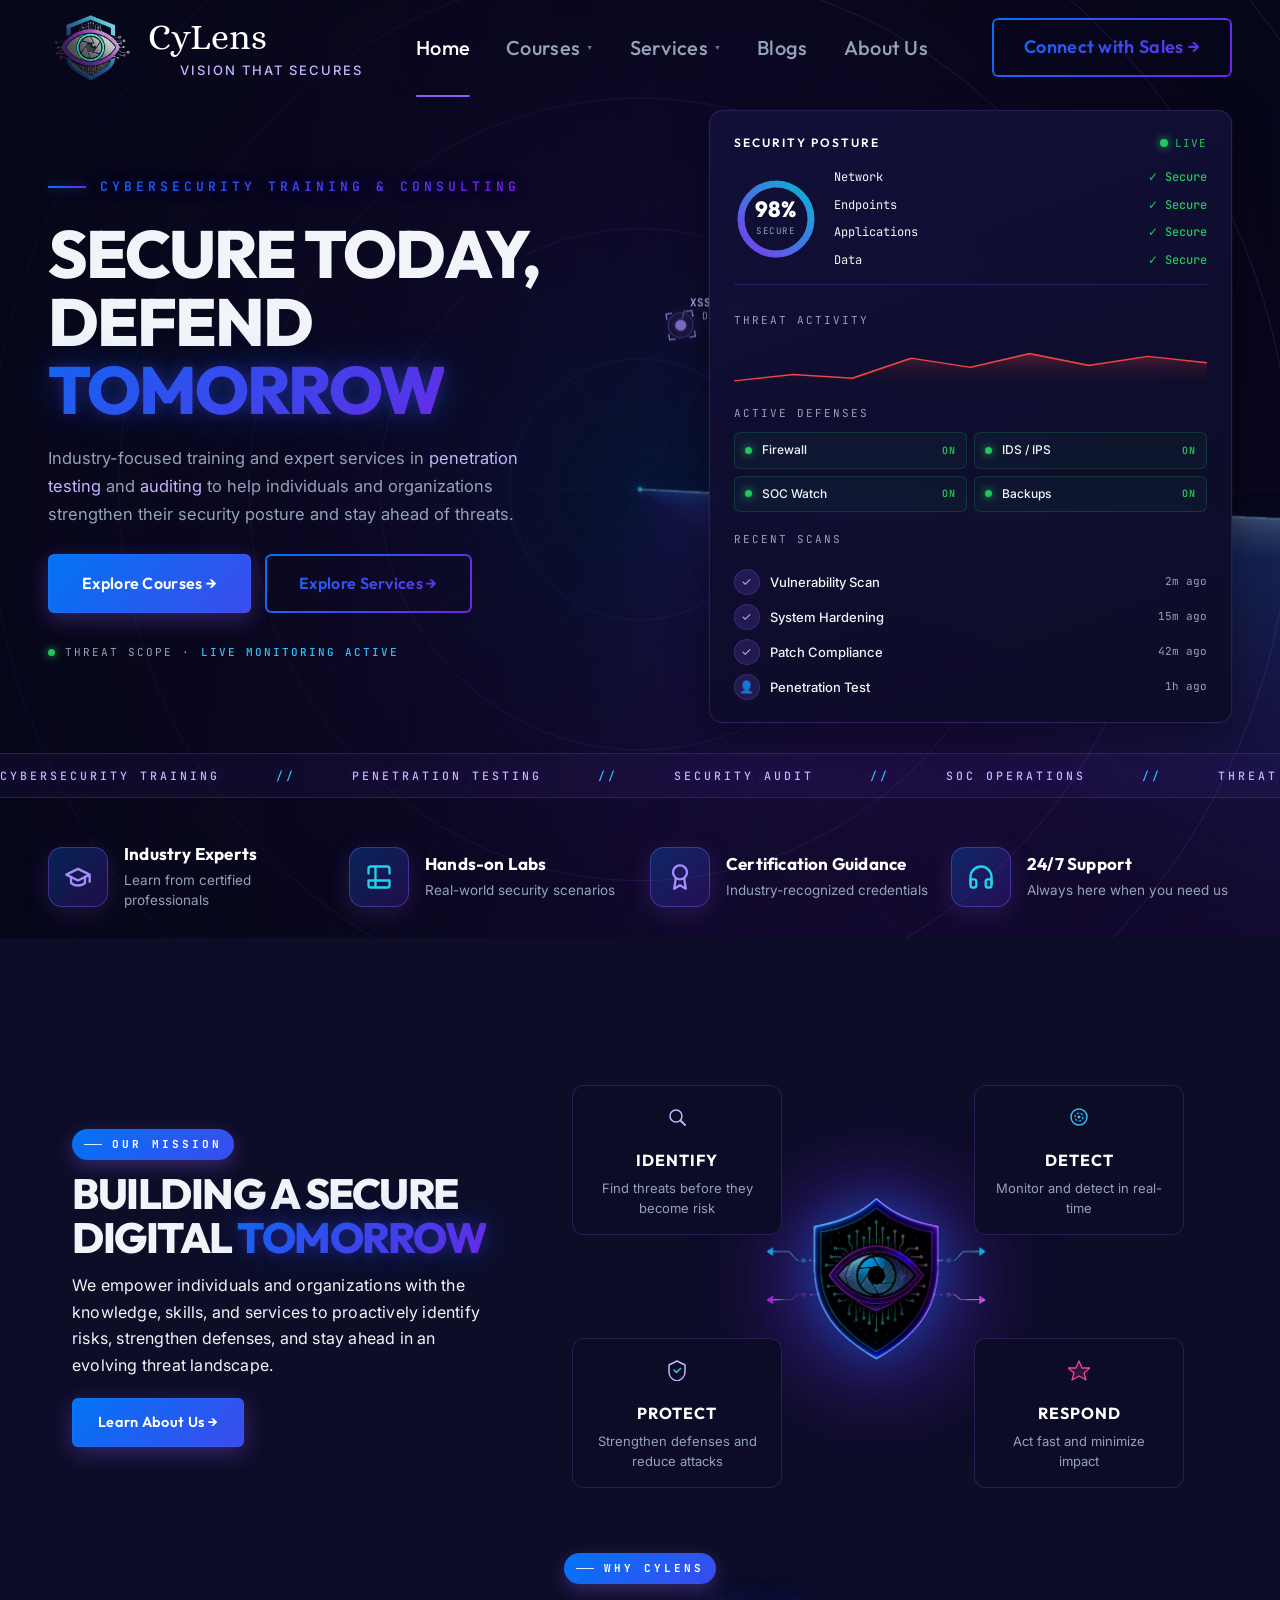
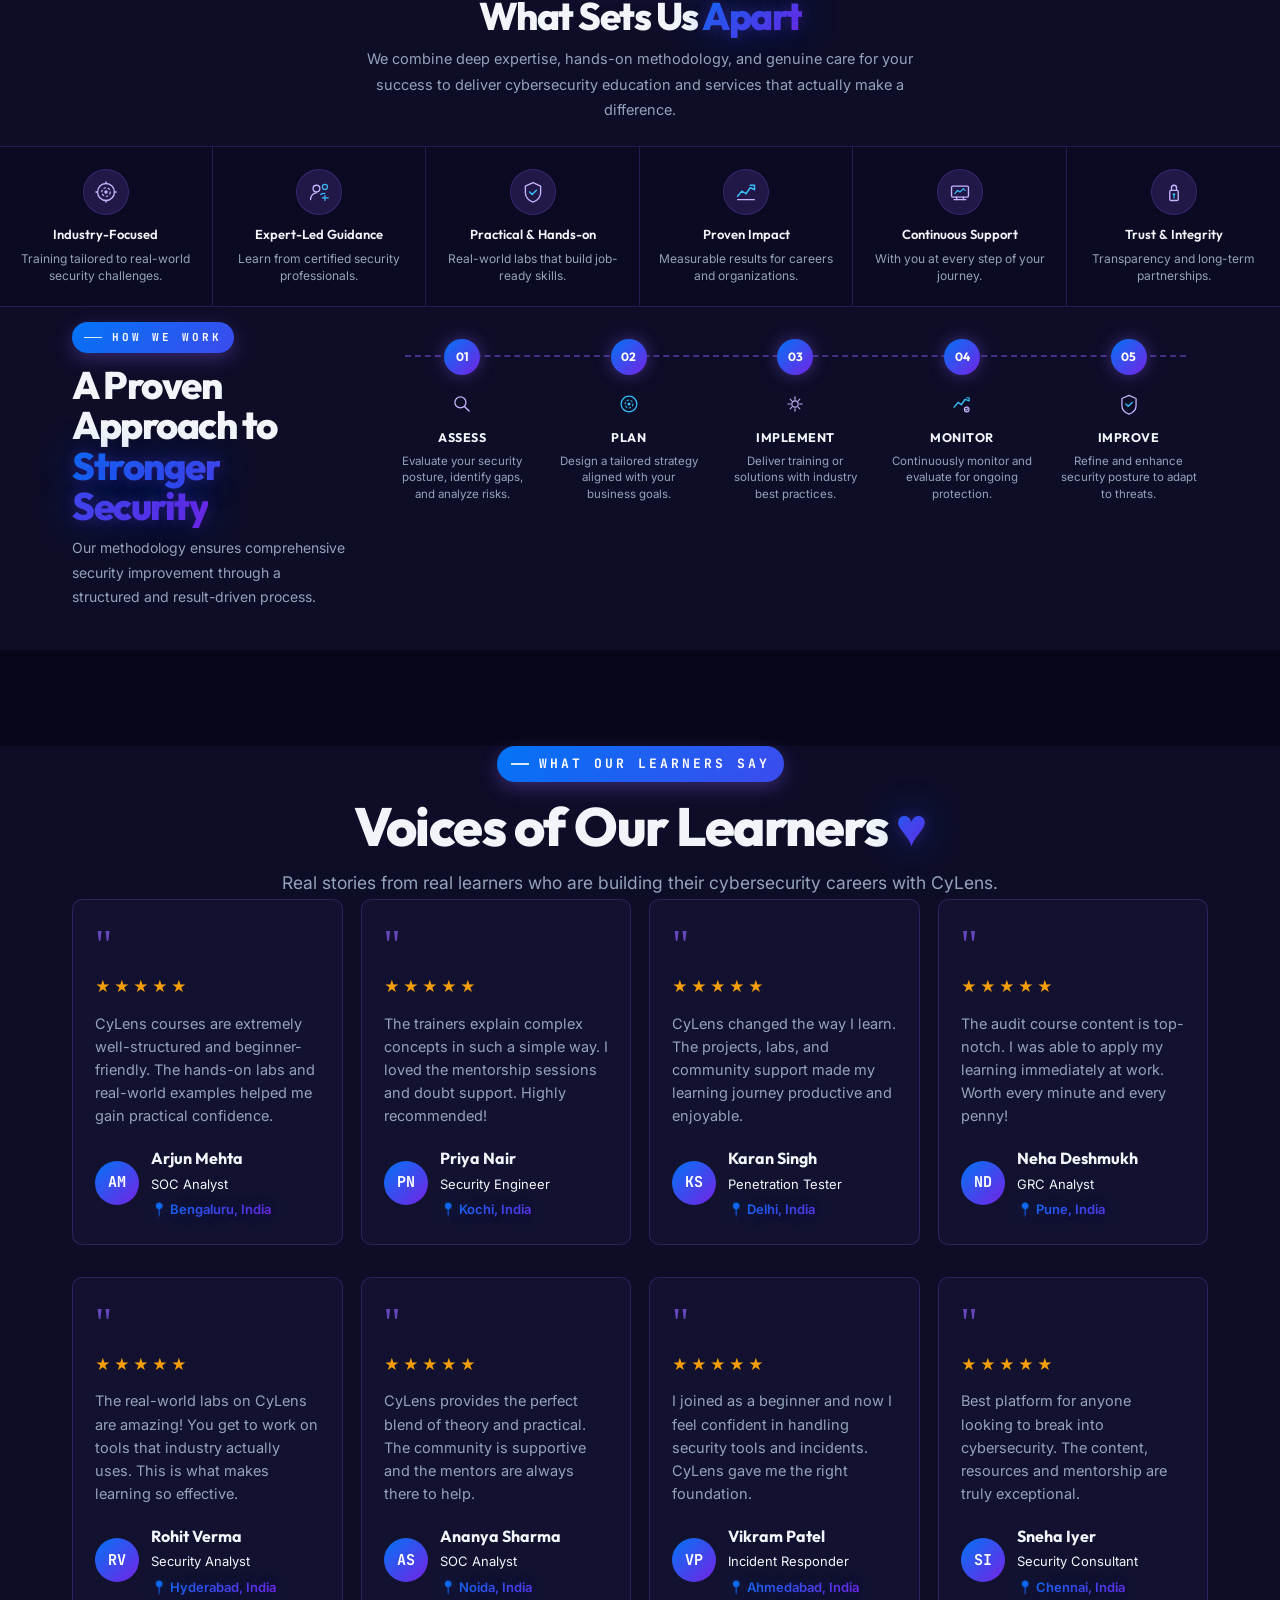
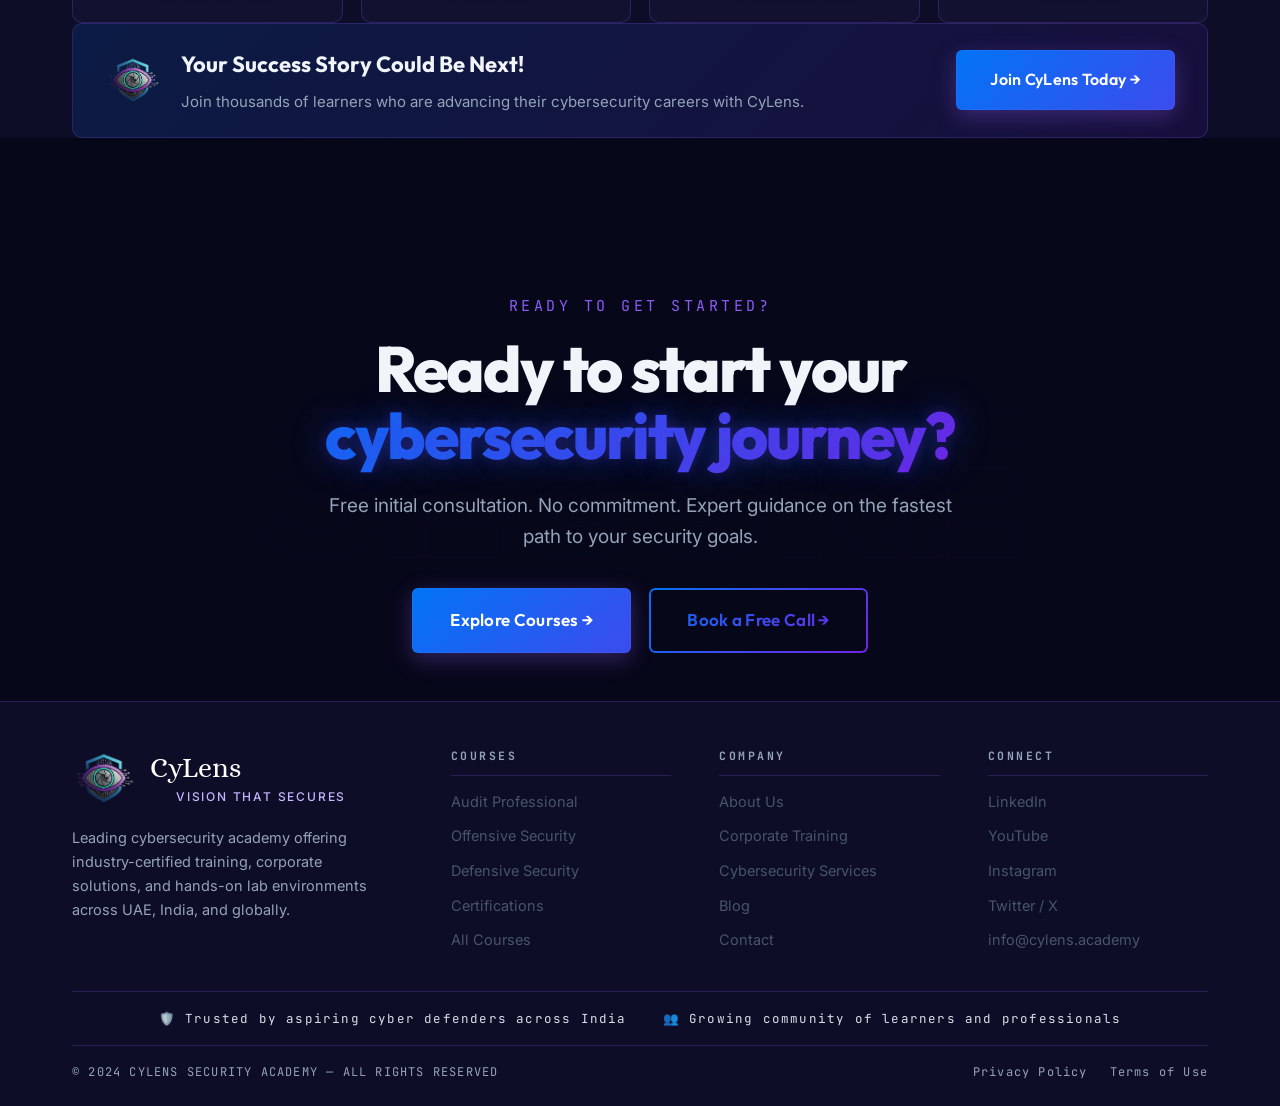
<file: index.html>
<!DOCTYPE html>
<html lang="en" class="snap-home">
<head>
  <meta charset="UTF-8"/>
  <meta name="viewport" content="width=device-width, initial-scale=1.0"/>
  <title>CyLens — Vision That Secures</title>
  <link rel="preconnect" href="https://fonts.googleapis.com"/>
  <link rel="preconnect" href="https://fonts.gstatic.com" crossorigin/>
  <link href="https://fonts.googleapis.com/css2?family=Outfit:wght@300;400;600;700;800&family=Inter:wght@400;500&family=JetBrains+Mono:wght@400;500&display=swap" rel="stylesheet"/>
  <link rel="stylesheet" href="css/style.css"/>
  <style>
  /* ── AMBIENT RADAR: huge, subtle, behind everything ── */
  #hero.ambient{ position:relative; overflow:hidden; }
  .radar-bg{ position:absolute; inset:-4%; z-index:0; pointer-events:none; }
  .radar-bg canvas{ width:100%; height:100%; display:block; }

  /* legibility scrim — darkens the left where the headline lives, fades to clear */
  .hero-scrim{
    position:absolute; inset:0; z-index:1; pointer-events:none;
    background:
      linear-gradient(100deg, rgba(7,7,26,0.78) 0%, rgba(7,7,26,0.42) 30%, rgba(7,7,26,0.06) 54%, rgba(7,7,26,0) 72%),
      radial-gradient(125% 95% at 50% 52%, rgba(7,7,26,0) 62%, rgba(7,7,26,0.30) 100%);
  }

  /* content floats above */
  #hero.ambient .hero-main{
    position:relative; z-index:2;
    grid-template-columns:1.05fr 0.92fr;
    gap:64px; align-items:center;
  }
  #hero.ambient .hero-marquee,
  #hero.ambient .stats-bar{ position:relative; z-index:2; }

  /* a touch more air for the premium feel */
  #hero.ambient .hero-title{ font-size:clamp(52px,6.6vw,90px); }
  #hero.ambient .hero-desc{ max-width:500px; }

  /* subtle status chip under the CTAs (uses brand mono style) */
  .scope-chip{
    display:inline-flex; align-items:center; gap:10px; margin-top:30px;
    font-family:'JetBrains Mono',monospace; font-size:11px; letter-spacing:2px;
    text-transform:uppercase; color:var(--muted);
  }
  .scope-chip .dot{ width:7px; height:7px; border-radius:50%; background:#22c55e; box-shadow:0 0 8px #22c55e; animation:sblink 1.3s steps(2) infinite; }
  .scope-chip b{ color:var(--cyan-light); font-weight:500; }
  @keyframes sblink{ 50%{ opacity:.25; } }

  @media (max-width:1024px){
    #hero.ambient .hero-main{ grid-template-columns:1fr; }
    #hero.ambient .sec-widget{ display:none; }
    .hero-scrim{ background:linear-gradient(180deg, rgba(7,7,26,0.7), rgba(7,7,26,0.4) 50%, rgba(7,7,26,0.7)); }
  }
  </style>
</head>
<body>

<!-- ── NAVIGATION ── -->
<nav class="nav" id="main-nav">
  <a href="index.html" class="nav-logo">
    <img src="img/cylens-logo.png" alt="CyLens Logo" class="nav-logo-img"/>
    <div class="logo-text-wrap">
      <span class="logo-text">CyLens</span>
      <span class="logo-tagline">Vision That Secures</span>
    </div>
  </a>

  <nav class="nav-links" id="nav-links">
    <div class="nav-item">
      <a href="index.html" class="nav-link">Home</a>
    </div>
    <div class="nav-item has-dropdown">
      <button class="nav-trigger">Courses <span class="caret">▼</span></button>
      <div class="dropdown">
        <a href="courses.html">Audit Course</a>
        <a href="courses.html">Offensive Security</a>
        <a href="courses.html">Defensive Security</a>
      </div>
    </div>
    <div class="nav-item has-dropdown">
      <button class="nav-trigger">Services <span class="caret">▼</span></button>
      <div class="dropdown">
        <a href="services.html">Penetration Testing</a>
        <a href="services.html">Security Audit</a>
        <a href="services.html">SOC Services</a>
        <a href="services.html">Consulting</a>
      </div>
    </div>
    <div class="nav-item">
      <a href="blogs.html" class="nav-link">Blogs</a>
    </div>
    <div class="nav-item">
      <a href="about.html" class="nav-link">About Us</a>
    </div>
  </nav>

  <a href="contact.html" class="btn-cta">Connect with Sales →</a>
  <div class="nav-ham" id="nav-ham"><span></span><span></span><span></span></div>
</nav>

<!-- ── HERO ── -->
<section id="hero" class="screen screen-1 ambient">

  <!-- giant ambient radar backdrop -->
  <div class="radar-bg"><canvas id="radar-bg-canvas"></canvas></div>
  <div class="hero-scrim"></div>

  <div class="hero-main">
  <!-- Col 1: Text -->
  <div>
    <div class="hero-label">Cybersecurity Training &amp; Consulting</div>
    <h1 class="hero-title">
      SECURE TODAY,<br>DEFEND <span class="gradient-text">TOMORROW</span>
    </h1>
    <p class="hero-desc">
      Industry-focused training and expert services in <a href="services.html">penetration testing</a> and
      <a href="services.html">auditing</a> to help individuals and organizations strengthen their security posture
      and stay ahead of threats.
    </p>
    <div class="hero-ctas">
      <a href="courses.html" class="btn-primary">Explore Courses →</a>
      <a href="services.html" class="btn-outline">Explore Services →</a>
    </div>
    <div class="scope-chip"><span class="dot"></span>Threat Scope · <b>Live monitoring active</b></div>
  </div>

  <!-- Col 2: Security Widget -->
  <div class="sec-widget">
    <div class="sw-header">
      <span class="sw-title">Security Posture</span>
      <span class="sw-live">Live</span>
    </div>

    <!-- Gauge -->
    <div class="sw-gauge">
      <div class="gauge-circle-wrap">
        <svg width="72" height="72" viewBox="0 0 72 72">
          <defs>
            <linearGradient id="gaugeGrad" x1="0%" y1="0%" x2="100%" y2="100%">
              <stop offset="0%" stop-color="#7c3aed"/>
              <stop offset="100%" stop-color="#06b6d4"/>
            </linearGradient>
          </defs>
          <!-- Base track -->
          <circle cx="36" cy="36" r="30" fill="none"
            stroke="rgba(124,58,237,0.2)" stroke-width="6"/>
          <!-- Progress (98%) circumference=188.5, 98%=184.7 -->
          <circle cx="36" cy="36" r="30" fill="none"
            stroke="url(#gaugeGrad)" stroke-width="6"
            stroke-dasharray="184.7 3.8"
            stroke-linecap="round"
            transform="rotate(-90 36 36)"/>
        </svg>
        <div class="gauge-center">
          <span class="gauge-pct">98%</span>
          <span class="gauge-lbl">Secure</span>
        </div>
      </div>
      <div class="gauge-rows">
        <div class="gauge-row">
          <span class="gauge-row-label">Network</span>
          <span class="gauge-row-val">✓ Secure</span>
        </div>
        <div class="gauge-row">
          <span class="gauge-row-label">Endpoints</span>
          <span class="gauge-row-val">✓ Secure</span>
        </div>
        <div class="gauge-row">
          <span class="gauge-row-label">Applications</span>
          <span class="gauge-row-val">✓ Secure</span>
        </div>
        <div class="gauge-row">
          <span class="gauge-row-label">Data</span>
          <span class="gauge-row-val">✓ Secure</span>
        </div>
      </div>
    </div>

    <!-- Threat Chart -->
    <div class="sw-section-title">Threat Activity</div>
    <svg class="threat-chart" height="55" viewBox="0 0 200 55" preserveAspectRatio="none">
      <defs>
        <linearGradient id="threatFill" x1="0" y1="0" x2="0" y2="1">
          <stop offset="0%" stop-color="rgba(239,68,68,0.3)"/>
          <stop offset="100%" stop-color="transparent"/>
        </linearGradient>
      </defs>
      <polygon
        points="0,55 0,45 25,38 50,42 75,20 100,30 125,15 150,28 175,18 200,25 200,55"
        fill="url(#threatFill)"/>
      <polyline
        points="0,45 25,38 50,42 75,20 100,30 125,15 150,28 175,18 200,25"
        stroke="#ef4444" stroke-width="1.5" fill="none"/>
    </svg>

    <!-- Active Defenses -->
    <div class="sw-section-title" style="margin-top:14px;">Active Defenses</div>
    <div class="defense-grid">
      <div class="defense-item">
        <span class="defense-dot"></span>
        <span class="defense-label">Firewall</span>
        <span class="defense-status">ON</span>
      </div>
      <div class="defense-item">
        <span class="defense-dot"></span>
        <span class="defense-label">IDS / IPS</span>
        <span class="defense-status">ON</span>
      </div>
      <div class="defense-item">
        <span class="defense-dot"></span>
        <span class="defense-label">SOC Watch</span>
        <span class="defense-status">ON</span>
      </div>
      <div class="defense-item">
        <span class="defense-dot"></span>
        <span class="defense-label">Backups</span>
        <span class="defense-status">ON</span>
      </div>
    </div>

    <!-- Recent Scans -->
    <div class="sw-section-title" style="margin-top:18px;">Recent Scans</div>
    <div class="scan-list">
      <div class="scan-item">
        <div class="scan-icon">✓</div>
        <span class="scan-name">Vulnerability Scan</span>
        <span class="scan-time">2m ago</span>
      </div>
      <div class="scan-item">
        <div class="scan-icon">✓</div>
        <span class="scan-name">System Hardening</span>
        <span class="scan-time">15m ago</span>
      </div>
      <div class="scan-item">
        <div class="scan-icon">✓</div>
        <span class="scan-name">Patch Compliance</span>
        <span class="scan-time">42m ago</span>
      </div>
      <div class="scan-item">
        <div class="scan-icon">👤</div>
        <span class="scan-name">Penetration Test</span>
        <span class="scan-time">1h ago</span>
      </div>
    </div>
  </div>
  </div><!-- /.hero-main -->

  <!-- Marquee (inside hero so it shows in landing view) -->
  <div class="marquee-wrap hero-marquee">
    <div class="marquee-track" id="mtrack-hero"></div>
  </div>

  <!-- Stats Bar (inside hero so it shows in landing view) -->
  <div class="stats-bar">
    <div class="stat-item reveal">
      <div class="stat-icon">
        <svg viewBox="0 0 24 24" fill="none" stroke="#a78bfa" stroke-width="2" stroke-linecap="round" stroke-linejoin="round">
          <path d="M22 10v6M2 10l10-5 10 5-10 5z"/><path d="M6 12v5c3 3 9 3 12 0v-5"/>
        </svg>
      </div>
      <div class="stat-text">
        <strong>Industry Experts</strong>
        <span>Learn from certified professionals</span>
      </div>
    </div>
    <div class="stat-item reveal reveal-d1">
      <div class="stat-icon">
        <svg viewBox="0 0 24 24" fill="none" stroke="#22d3ee" stroke-width="2" stroke-linecap="round" stroke-linejoin="round">
          <path d="M9 3H5a2 2 0 0 0-2 2v4m6-6h10a2 2 0 0 1 2 2v4M9 3v18m0 0h10a2 2 0 0 0 2-2v-4M9 21H5a2 2 0 0 1-2-2v-4m0 0h18"/>
        </svg>
      </div>
      <div class="stat-text">
        <strong>Hands-on Labs</strong>
        <span>Real-world security scenarios</span>
      </div>
    </div>
    <div class="stat-item reveal reveal-d2">
      <div class="stat-icon">
        <svg viewBox="0 0 24 24" fill="none" stroke="#a78bfa" stroke-width="2" stroke-linecap="round" stroke-linejoin="round">
          <circle cx="12" cy="8" r="6"/><path d="M15.477 12.89L17 22l-5-3-5 3 1.523-9.11"/>
        </svg>
      </div>
      <div class="stat-text">
        <strong>Certification Guidance</strong>
        <span>Industry-recognized credentials</span>
      </div>
    </div>
    <div class="stat-item reveal reveal-d3">
      <div class="stat-icon">
        <svg viewBox="0 0 24 24" fill="none" stroke="#22d3ee" stroke-width="2" stroke-linecap="round" stroke-linejoin="round">
          <path d="M3 18v-6a9 9 0 0 1 18 0v6"/><path d="M21 19a2 2 0 0 1-2 2h-1a2 2 0 0 1-2-2v-3a2 2 0 0 1 2-2h3zM3 19a2 2 0 0 0 2 2h1a2 2 0 0 0 2-2v-3a2 2 0 0 0-2-2H3z"/>
        </svg>
      </div>
      <div class="stat-text">
        <strong>24/7 Support</strong>
        <span>Always here when you need us</span>
      </div>
    </div>
  </div>
</section>

<!-- ── SCREEN 2: Mission + What Sets Us Apart + How We Work ── -->
<div class="screen screen-2">

<!-- ── MISSION SECTION ── -->
<section class="section section-dark">
  <div class="mission-grid">
    <div class="reveal">
      <div class="s-label">Our Mission</div>
      <h2 class="s-title">BUILDING A SECURE<br>DIGITAL <span class="cyan">TOMORROW</span></h2>
      <p style="font-family:'Inter',sans-serif;font-size:19px;color:var(--text);line-height:1.78;letter-spacing:0.2px;margin-bottom:32px;max-width:560px;">
        We empower individuals and organizations with the knowledge, skills, and services to proactively
        identify risks, strengthen defenses, and stay ahead in an evolving threat landscape.
      </p>
      <a href="about.html" class="btn-primary">Learn About Us →</a>
    </div>
    <div class="shield-diagram reveal reveal-d2">
      <!-- IDENTIFY -->
      <div class="quad-card top-left">
        <div class="quad-icon">
          <svg width="22" height="22" viewBox="0 0 22 22" fill="none">
            <circle cx="10" cy="10" r="6" stroke="#c4b5fd" stroke-width="1.5"/>
            <line x1="14.5" y1="14.5" x2="19" y2="19" stroke="#c4b5fd" stroke-width="1.8" stroke-linecap="round"/>
          </svg>
        </div>
        <div class="quad-title">Identify</div>
        <div class="quad-desc">Find threats before they become risk</div>
      </div>
      <!-- DETECT -->
      <div class="quad-card top-right">
        <div class="quad-icon">
          <svg width="22" height="22" viewBox="0 0 22 22" fill="none">
            <circle cx="11" cy="11" r="8" stroke="#38bdf8" stroke-width="1.5"/>
            <circle cx="11" cy="11" r="4" stroke="#38bdf8" stroke-width="1.2" stroke-dasharray="2.5 1.5"/>
            <circle cx="11" cy="11" r="1.5" fill="#38bdf8"/>
          </svg>
        </div>
        <div class="quad-title">Detect</div>
        <div class="quad-desc">Monitor and detect in real-time</div>
      </div>
      <!-- Center: cyber shield with eye -->
      <div class="shield-center">
        <img src="img/cylens-shield.png" alt="CyLens Shield"/>
      </div>
      <!-- PROTECT -->
      <div class="quad-card bot-left">
        <div class="quad-icon">
          <svg width="22" height="22" viewBox="0 0 22 22" fill="none">
            <path d="M11 2L3 6v7c0 4.5 3.5 8 8 9 4.5-1 8-4.5 8-9V6L11 2z" stroke="#c4b5fd" stroke-width="1.5" stroke-linejoin="round"/>
            <path d="M8 11l2.5 2.5 4-4" stroke="#38bdf8" stroke-width="1.6" stroke-linecap="round" stroke-linejoin="round"/>
          </svg>
        </div>
        <div class="quad-title">Protect</div>
        <div class="quad-desc">Strengthen defenses and reduce attacks</div>
      </div>
      <!-- RESPOND -->
      <div class="quad-card bot-right">
        <div class="quad-icon">
          <svg width="22" height="22" viewBox="0 0 22 22" fill="none">
            <polygon points="11,2 14,9 22,9 16,14 18,21 11,17 4,21 6,14 0,9 8,9" stroke="#ec4899" stroke-width="1.3" fill="rgba(236,72,153,0.15)" stroke-linejoin="round"/>
          </svg>
        </div>
        <div class="quad-title">Respond</div>
        <div class="quad-desc">Act fast and minimize impact</div>
      </div>
    </div>
  </div>
</section>

<!-- ── FEATURES — WHY CYLENS ── -->
<div class="features-block">
<section class="section" style="padding-bottom:0;">
  <div class="reveal" style="margin-bottom:24px;text-align:center;">
    <div class="s-label" style="justify-content:center;display:inline-flex;">Why CyLens</div>
    <h2 class="s-title" style="text-align:center;">What Sets Us <span class="purple">Apart</span></h2>
    <p class="s-sub" style="text-align:center;margin:0 auto;">We combine deep expertise, hands-on methodology, and genuine care for your success to deliver cybersecurity education and services that actually make a difference.</p>
  </div>
</section>
<div class="features-grid features-grid-row">
  <div class="feature-item reveal">
    <div class="feature-icon">
      <svg viewBox="0 0 26 26" fill="none" xmlns="http://www.w3.org/2000/svg">
        <circle cx="13" cy="13" r="10" stroke="#c4b5fd" stroke-width="1.6"/>
        <circle cx="13" cy="13" r="5" stroke="#c4b5fd" stroke-width="1.4" stroke-dasharray="3 2"/>
        <circle cx="13" cy="13" r="2" fill="#c4b5fd"/>
        <line x1="13" y1="3" x2="13" y2="1" stroke="#c4b5fd" stroke-width="1.5" stroke-linecap="round"/>
        <line x1="13" y1="25" x2="13" y2="23" stroke="#c4b5fd" stroke-width="1.5" stroke-linecap="round"/>
        <line x1="3" y1="13" x2="1" y2="13" stroke="#c4b5fd" stroke-width="1.5" stroke-linecap="round"/>
        <line x1="25" y1="13" x2="23" y2="13" stroke="#c4b5fd" stroke-width="1.5" stroke-linecap="round"/>
      </svg>
    </div>
    <div class="feature-title">Industry-Focused</div>
    <p class="feature-desc">Training tailored to real-world security challenges.</p>
  </div>
  <div class="feature-item reveal reveal-d1">
    <div class="feature-icon">
      <svg viewBox="0 0 26 26" fill="none" xmlns="http://www.w3.org/2000/svg">
        <circle cx="10" cy="9" r="4" stroke="#c4b5fd" stroke-width="1.6"/>
        <circle cx="20" cy="7" r="3" stroke="#38bdf8" stroke-width="1.4"/>
        <path d="M3 22c0-4.4 3.1-8 7-8" stroke="#c4b5fd" stroke-width="1.6" stroke-linecap="round"/>
        <path d="M15 16c1.5-1 3.5-1.5 5-1.2" stroke="#38bdf8" stroke-width="1.4" stroke-linecap="round"/>
        <line x1="17" y1="20" x2="24" y2="20" stroke="#38bdf8" stroke-width="1.4" stroke-linecap="round"/>
        <line x1="20" y1="17" x2="20" y2="23" stroke="#38bdf8" stroke-width="1.4" stroke-linecap="round"/>
      </svg>
    </div>
    <div class="feature-title">Expert-Led Guidance</div>
    <p class="feature-desc">Learn from certified security professionals.</p>
  </div>
  <div class="feature-item reveal reveal-d2">
    <div class="feature-icon">
      <svg viewBox="0 0 26 26" fill="none" xmlns="http://www.w3.org/2000/svg">
        <path d="M13 2L4 6v8c0 5 4 9.5 9 11 5-1.5 9-6 9-11V6L13 2z" stroke="#c4b5fd" stroke-width="1.6" stroke-linejoin="round"/>
        <path d="M9 13l3 3 5-5" stroke="#38bdf8" stroke-width="1.8" stroke-linecap="round" stroke-linejoin="round"/>
      </svg>
    </div>
    <div class="feature-title">Practical &amp; Hands-on</div>
    <p class="feature-desc">Real-world labs that build job-ready skills.</p>
  </div>
  <div class="feature-item reveal">
    <div class="feature-icon">
      <svg viewBox="0 0 26 26" fill="none" xmlns="http://www.w3.org/2000/svg">
        <polyline points="3,18 8,12 13,15 18,8 23,10" stroke="#38bdf8" stroke-width="1.8" stroke-linecap="round" stroke-linejoin="round" fill="none"/>
        <polyline points="18,5 23,5 23,10" stroke="#38bdf8" stroke-width="1.8" stroke-linecap="round" stroke-linejoin="round"/>
        <line x1="3" y1="22" x2="23" y2="22" stroke="#c4b5fd" stroke-width="1.4" stroke-linecap="round"/>
      </svg>
    </div>
    <div class="feature-title">Proven Impact</div>
    <p class="feature-desc">Measurable results for careers and organizations.</p>
  </div>
  <div class="feature-item reveal reveal-d1">
    <div class="feature-icon">
      <svg viewBox="0 0 26 26" fill="none" xmlns="http://www.w3.org/2000/svg">
        <rect x="3" y="6" width="20" height="13" rx="1.5" stroke="#c4b5fd" stroke-width="1.6"/>
        <line x1="9" y1="19" x2="9" y2="22" stroke="#c4b5fd" stroke-width="1.5" stroke-linecap="round"/>
        <line x1="17" y1="19" x2="17" y2="22" stroke="#c4b5fd" stroke-width="1.5" stroke-linecap="round"/>
        <line x1="6" y1="22" x2="20" y2="22" stroke="#c4b5fd" stroke-width="1.5" stroke-linecap="round"/>
        <polyline points="7,15 10,11 13,13 17,9 19,11" stroke="#38bdf8" stroke-width="1.4" stroke-linecap="round" stroke-linejoin="round" fill="none"/>
      </svg>
    </div>
    <div class="feature-title">Continuous Support</div>
    <p class="feature-desc">With you at every step of your journey.</p>
  </div>
  <div class="feature-item reveal reveal-d2">
    <div class="feature-icon">
      <svg viewBox="0 0 26 26" fill="none" xmlns="http://www.w3.org/2000/svg">
        <rect x="8" y="11" width="10" height="12" rx="1.5" stroke="#c4b5fd" stroke-width="1.6"/>
        <path d="M10 11V8a3 3 0 0 1 6 0v3" stroke="#c4b5fd" stroke-width="1.6" stroke-linecap="round"/>
        <circle cx="13" cy="16" r="1.5" fill="#38bdf8"/>
        <line x1="13" y1="17.5" x2="13" y2="20" stroke="#38bdf8" stroke-width="1.4" stroke-linecap="round"/>
      </svg>
    </div>
    <div class="feature-title">Trust &amp; Integrity</div>
    <p class="feature-desc">Transparency and long-term partnerships.</p>
  </div>
</div>
</div><!-- /.features-block -->

<!-- ── HOW WE WORK ── -->
<section class="section section-dark">
  <div class="how-section-inner">
    <!-- Left: title + description -->
    <div class="how-text reveal">
      <div class="s-label">How We Work</div>
      <h2 class="s-title" style="font-size:clamp(26px,3vw,42px);">A Proven Approach to <span class="purple">Stronger Security</span></h2>
      <p class="s-sub" style="font-size:14px;max-width:100%;">Our methodology ensures comprehensive security improvement through a structured and result-driven process.</p>
    </div>
    <!-- Right: horizontal timeline -->
    <div class="how-timeline">
      <div class="how-timeline-line"></div>
      <div class="how-steps">
        <div class="process-step reveal">
          <div class="step-circle">01</div>
          <div class="step-icon">
            <svg viewBox="0 0 28 28" fill="none" xmlns="http://www.w3.org/2000/svg">
              <circle cx="12" cy="12" r="7" stroke="#c4b5fd" stroke-width="1.6"/>
              <line x1="17.5" y1="17.5" x2="23" y2="23" stroke="#c4b5fd" stroke-width="1.8" stroke-linecap="round"/>
            </svg>
          </div>
          <div class="step-title">Assess</div>
          <p class="step-desc">Evaluate your security posture, identify gaps, and analyze risks.</p>
        </div>
        <div class="process-step reveal reveal-d1">
          <div class="step-circle">02</div>
          <div class="step-icon">
            <svg viewBox="0 0 28 28" fill="none" xmlns="http://www.w3.org/2000/svg">
              <circle cx="14" cy="14" r="10" stroke="#38bdf8" stroke-width="1.6"/>
              <circle cx="14" cy="14" r="5" stroke="#38bdf8" stroke-width="1.3" stroke-dasharray="3 2"/>
              <circle cx="14" cy="14" r="2" fill="#38bdf8"/>
            </svg>
          </div>
          <div class="step-title">Plan</div>
          <p class="step-desc">Design a tailored strategy aligned with your business goals.</p>
        </div>
        <div class="process-step reveal reveal-d2">
          <div class="step-circle">03</div>
          <div class="step-icon">
            <svg viewBox="0 0 28 28" fill="none" xmlns="http://www.w3.org/2000/svg">
              <circle cx="14" cy="14" r="4" stroke="#c4b5fd" stroke-width="1.4"/>
              <path d="M14 5v3M14 20v3M5 14h3M20 14h3" stroke="#c4b5fd" stroke-width="1.5" stroke-linecap="round"/>
              <path d="M7.8 7.8l2.1 2.1M18.1 18.1l2.1 2.1M7.8 20.2l2.1-2.1M18.1 9.9l2.1-2.1" stroke="#c4b5fd" stroke-width="1.3" stroke-linecap="round"/>
            </svg>
          </div>
          <div class="step-title">Implement</div>
          <p class="step-desc">Deliver training or solutions with industry best practices.</p>
        </div>
        <div class="process-step reveal reveal-d3">
          <div class="step-circle">04</div>
          <div class="step-icon">
            <svg viewBox="0 0 28 28" fill="none" xmlns="http://www.w3.org/2000/svg">
              <polyline points="4,18 9,12 13,15 18,8 23,10" stroke="#38bdf8" stroke-width="1.8" stroke-linecap="round" stroke-linejoin="round" fill="none"/>
              <path d="M20 6l3 0 0 3" stroke="#38bdf8" stroke-width="1.5" stroke-linecap="round" stroke-linejoin="round"/>
              <circle cx="20" cy="21" r="3" stroke="#c4b5fd" stroke-width="1.4"/>
              <path d="M18.5 21l1 1 2-2" stroke="#c4b5fd" stroke-width="1.3" stroke-linecap="round" stroke-linejoin="round"/>
            </svg>
          </div>
          <div class="step-title">Monitor</div>
          <p class="step-desc">Continuously monitor and evaluate for ongoing protection.</p>
        </div>
        <div class="process-step reveal reveal-d4">
          <div class="step-circle">05</div>
          <div class="step-icon">
            <svg viewBox="0 0 28 28" fill="none" xmlns="http://www.w3.org/2000/svg">
              <path d="M14 3L5 7v9c0 5.5 4.5 9.5 9 11 4.5-1.5 9-5.5 9-11V7L14 3z" stroke="#c4b5fd" stroke-width="1.6" stroke-linejoin="round"/>
              <path d="M10 14l3 3 5-5" stroke="#38bdf8" stroke-width="1.8" stroke-linecap="round" stroke-linejoin="round"/>
            </svg>
          </div>
          <div class="step-title">Improve</div>
          <p class="step-desc">Refine and enhance security posture to adapt to threats.</p>
        </div>
      </div>
    </div>
  </div>
</section>

</div><!-- /.screen-2 -->

<!-- ── SCREEN 3: Testimonials ── -->
<div class="screen screen-3">

<!-- ── TESTIMONIALS ── -->
<section class="testimonials-section">
  <div class="reveal" style="text-align:center;margin-bottom:12px;">
    <div class="s-label" style="justify-content:center;">What Our Learners Say</div>
    <h2 class="s-title" style="text-align:center;">Voices of Our Learners <span class="purple">♥</span></h2>
    <p class="s-sub" style="text-align:center;margin:0 auto 48px;">Real stories from real learners who are building their cybersecurity careers with CyLens.</p>
  </div>

  <!-- Row 1 -->
  <div class="testi-grid">
    <div class="testi-card reveal">
      <span class="quote-mark">"</span>
      <div class="testi-stars">★★★★★</div>
      <p class="testi-text">CyLens courses are extremely well-structured and beginner-friendly. The hands-on labs and real-world examples helped me gain practical confidence.</p>
      <div class="testi-footer">
        <div class="testi-avatar">AM</div>
        <div>
          <div class="testi-name">Arjun Mehta</div>
          <div class="testi-role">SOC Analyst</div>
          <div class="testi-location">📍 Bengaluru, India</div>
        </div>
      </div>
    </div>
    <div class="testi-card reveal reveal-d1">
      <span class="quote-mark">"</span>
      <div class="testi-stars">★★★★★</div>
      <p class="testi-text">The trainers explain complex concepts in such a simple way. I loved the mentorship sessions and doubt support. Highly recommended!</p>
      <div class="testi-footer">
        <div class="testi-avatar">PN</div>
        <div>
          <div class="testi-name">Priya Nair</div>
          <div class="testi-role">Security Engineer</div>
          <div class="testi-location">📍 Kochi, India</div>
        </div>
      </div>
    </div>
    <div class="testi-card reveal reveal-d2">
      <span class="quote-mark">"</span>
      <div class="testi-stars">★★★★★</div>
      <p class="testi-text">CyLens changed the way I learn. The projects, labs, and community support made my learning journey productive and enjoyable.</p>
      <div class="testi-footer">
        <div class="testi-avatar">KS</div>
        <div>
          <div class="testi-name">Karan Singh</div>
          <div class="testi-role">Penetration Tester</div>
          <div class="testi-location">📍 Delhi, India</div>
        </div>
      </div>
    </div>
    <div class="testi-card reveal reveal-d3">
      <span class="quote-mark">"</span>
      <div class="testi-stars">★★★★★</div>
      <p class="testi-text">The audit course content is top-notch. I was able to apply my learning immediately at work. Worth every minute and every penny!</p>
      <div class="testi-footer">
        <div class="testi-avatar">ND</div>
        <div>
          <div class="testi-name">Neha Deshmukh</div>
          <div class="testi-role">GRC Analyst</div>
          <div class="testi-location">📍 Pune, India</div>
        </div>
      </div>
    </div>
  </div>

  <!-- Row 2 -->
  <div class="testi-row2" style="margin-top:16px;">
    <div class="testi-card reveal">
      <span class="quote-mark">"</span>
      <div class="testi-stars">★★★★★</div>
      <p class="testi-text">The real-world labs on CyLens are amazing! You get to work on tools that industry actually uses. This is what makes learning so effective.</p>
      <div class="testi-footer">
        <div class="testi-avatar">RV</div>
        <div>
          <div class="testi-name">Rohit Verma</div>
          <div class="testi-role">Security Analyst</div>
          <div class="testi-location">📍 Hyderabad, India</div>
        </div>
      </div>
    </div>
    <div class="testi-card reveal reveal-d1">
      <span class="quote-mark">"</span>
      <div class="testi-stars">★★★★★</div>
      <p class="testi-text">CyLens provides the perfect blend of theory and practical. The community is supportive and the mentors are always there to help.</p>
      <div class="testi-footer">
        <div class="testi-avatar">AS</div>
        <div>
          <div class="testi-name">Ananya Sharma</div>
          <div class="testi-role">SOC Analyst</div>
          <div class="testi-location">📍 Noida, India</div>
        </div>
      </div>
    </div>
    <div class="testi-card reveal reveal-d2">
      <span class="quote-mark">"</span>
      <div class="testi-stars">★★★★★</div>
      <p class="testi-text">I joined as a beginner and now I feel confident in handling security tools and incidents. CyLens gave me the right foundation.</p>
      <div class="testi-footer">
        <div class="testi-avatar">VP</div>
        <div>
          <div class="testi-name">Vikram Patel</div>
          <div class="testi-role">Incident Responder</div>
          <div class="testi-location">📍 Ahmedabad, India</div>
        </div>
      </div>
    </div>
    <div class="testi-card reveal reveal-d3">
      <span class="quote-mark">"</span>
      <div class="testi-stars">★★★★★</div>
      <p class="testi-text">Best platform for anyone looking to break into cybersecurity. The content, resources and mentorship are truly exceptional.</p>
      <div class="testi-footer">
        <div class="testi-avatar">SI</div>
        <div>
          <div class="testi-name">Sneha Iyer</div>
          <div class="testi-role">Security Consultant</div>
          <div class="testi-location">📍 Chennai, India</div>
        </div>
      </div>
    </div>
  </div>

  <!-- CTA Banner -->
  <div class="testi-cta reveal" style="margin-top:32px;">
    <div class="testi-cta-text" style="display:flex;align-items:center;gap:20px;">
      <img src="img/cylens-logo.png" alt="CyLens" style="width:52px;height:52px;object-fit:contain;flex-shrink:0;"/>
      <div>
        <h3>Your Success Story Could Be <span class="purple">Next!</span></h3>
        <p>Join thousands of learners who are advancing their cybersecurity careers with CyLens.</p>
      </div>
    </div>
    <a href="courses.html" class="btn-primary">Join CyLens Today →</a>
  </div>
</section>

</div><!-- /.screen-3 -->

<!-- ── SCREEN 4: CTA + Footer ── -->
<div class="screen screen-4">

<!-- ── CTA ── -->
<section id="page-cta">
  <span class="cta-label">Ready to Get Started?</span>
  <h2 class="cta-title s-title">Ready to start your<br><span class="cyan">cybersecurity journey?</span></h2>
  <p class="cta-sub">Free initial consultation. No commitment. Expert guidance on the fastest path to your security goals.</p>
  <div class="cta-btns">
    <a href="courses.html" class="btn-primary">Explore Courses →</a>
    <a href="contact.html" class="btn-outline">Book a Free Call →</a>
  </div>
</section>

<!-- ── FOOTER ── -->
<footer>
  <div class="footer-grid">
    <!-- Col 1 -->
    <div>
      <a href="index.html" class="footer-logo">
        <img src="img/cylens-logo.png" alt="CyLens Logo" class="nav-logo-img"/>
        <div class="logo-text-wrap">
          <span class="logo-text">CyLens</span>
          <span class="logo-tagline">Vision That Secures</span>
        </div>
      </a>
      <p class="footer-about">Leading cybersecurity academy offering industry-certified training, corporate solutions, and hands-on lab environments across UAE, India, and globally.</p>
    </div>
    <!-- Col 2 -->
    <div class="footer-col">
      <h4>Courses</h4>
      <a href="courses.html">Audit Professional</a>
      <a href="courses.html">Offensive Security</a>
      <a href="courses.html">Defensive Security</a>
      <a href="courses.html">Certifications</a>
      <a href="courses.html">All Courses</a>
    </div>
    <!-- Col 3 -->
    <div class="footer-col">
      <h4>Company</h4>
      <a href="about.html">About Us</a>
      <a href="corporate.html">Corporate Training</a>
      <a href="services.html">Cybersecurity Services</a>
      <a href="blogs.html">Blog</a>
      <a href="contact.html">Contact</a>
    </div>
    <!-- Col 4 -->
    <div class="footer-col">
      <h4>Connect</h4>
      <a href="#">LinkedIn</a>
      <a href="#">YouTube</a>
      <a href="#">Instagram</a>
      <a href="#">Twitter / X</a>
      <a href="mailto:info@cylens.academy">info@cylens.academy</a>
    </div>
  </div>

  <div class="footer-trust">
    <div class="footer-trust-item">🛡️ Trusted by aspiring cyber defenders across India</div>
    <div class="footer-trust-item">👥 Growing community of learners and professionals</div>
  </div>

  <div class="footer-bottom">
    <span class="footer-copy">© 2024 CYLENS SECURITY ACADEMY — ALL RIGHTS RESERVED</span>
    <div class="footer-legal">
      <a href="#">Privacy Policy</a>
      <a href="#">Terms of Use</a>
    </div>
  </div>
</footer>

</div><!-- /.screen-4 -->

<script src="js/main.js"></script>
<script>
  /* Marquee build */
  buildMarquee('mtrack-hero', [
    'Cybersecurity Training','Penetration Testing','Security Audit',
    'SOC Operations','Threat Detection','Incident Response',
    'Ethical Hacking','Security Consulting','CyLens Academy','Defensive Security'
  ]);
</script>
<script src="js/cylens-radar-ambient.js"></script>
</body>
</html>
</file>
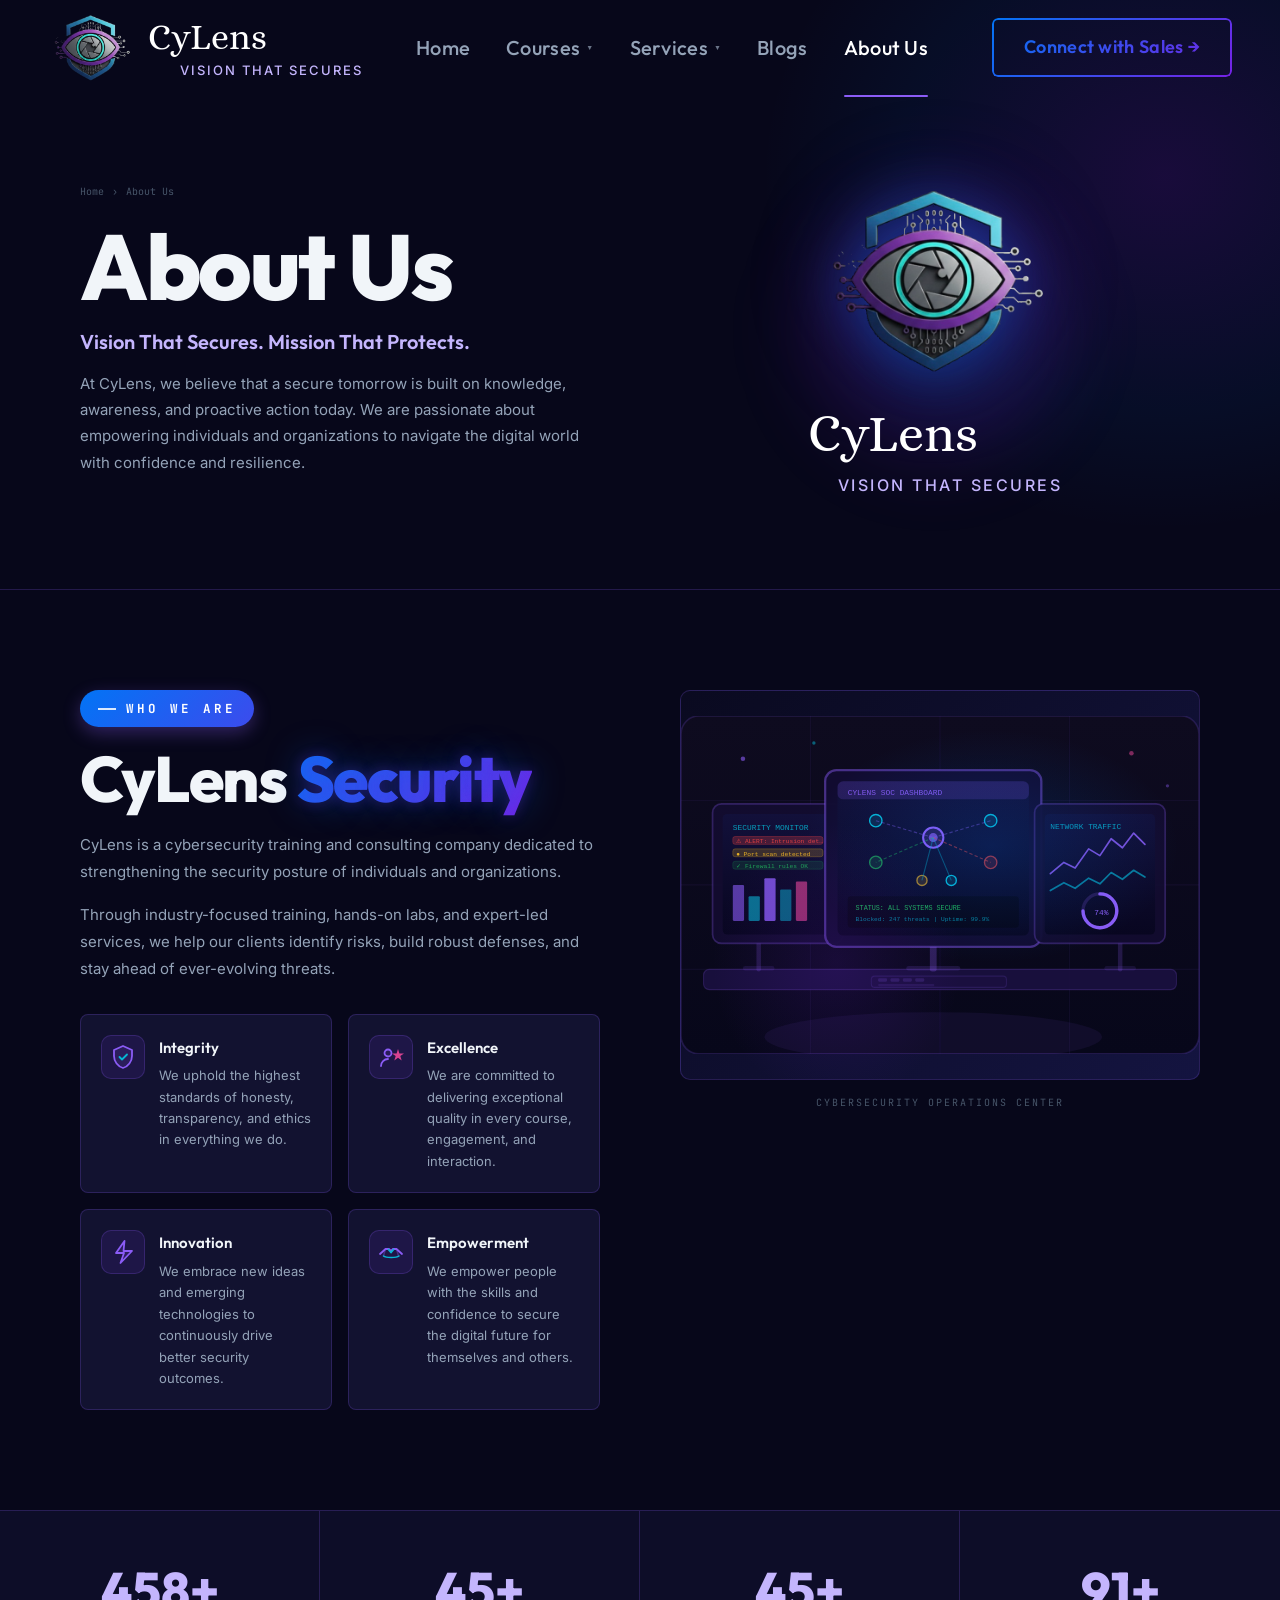
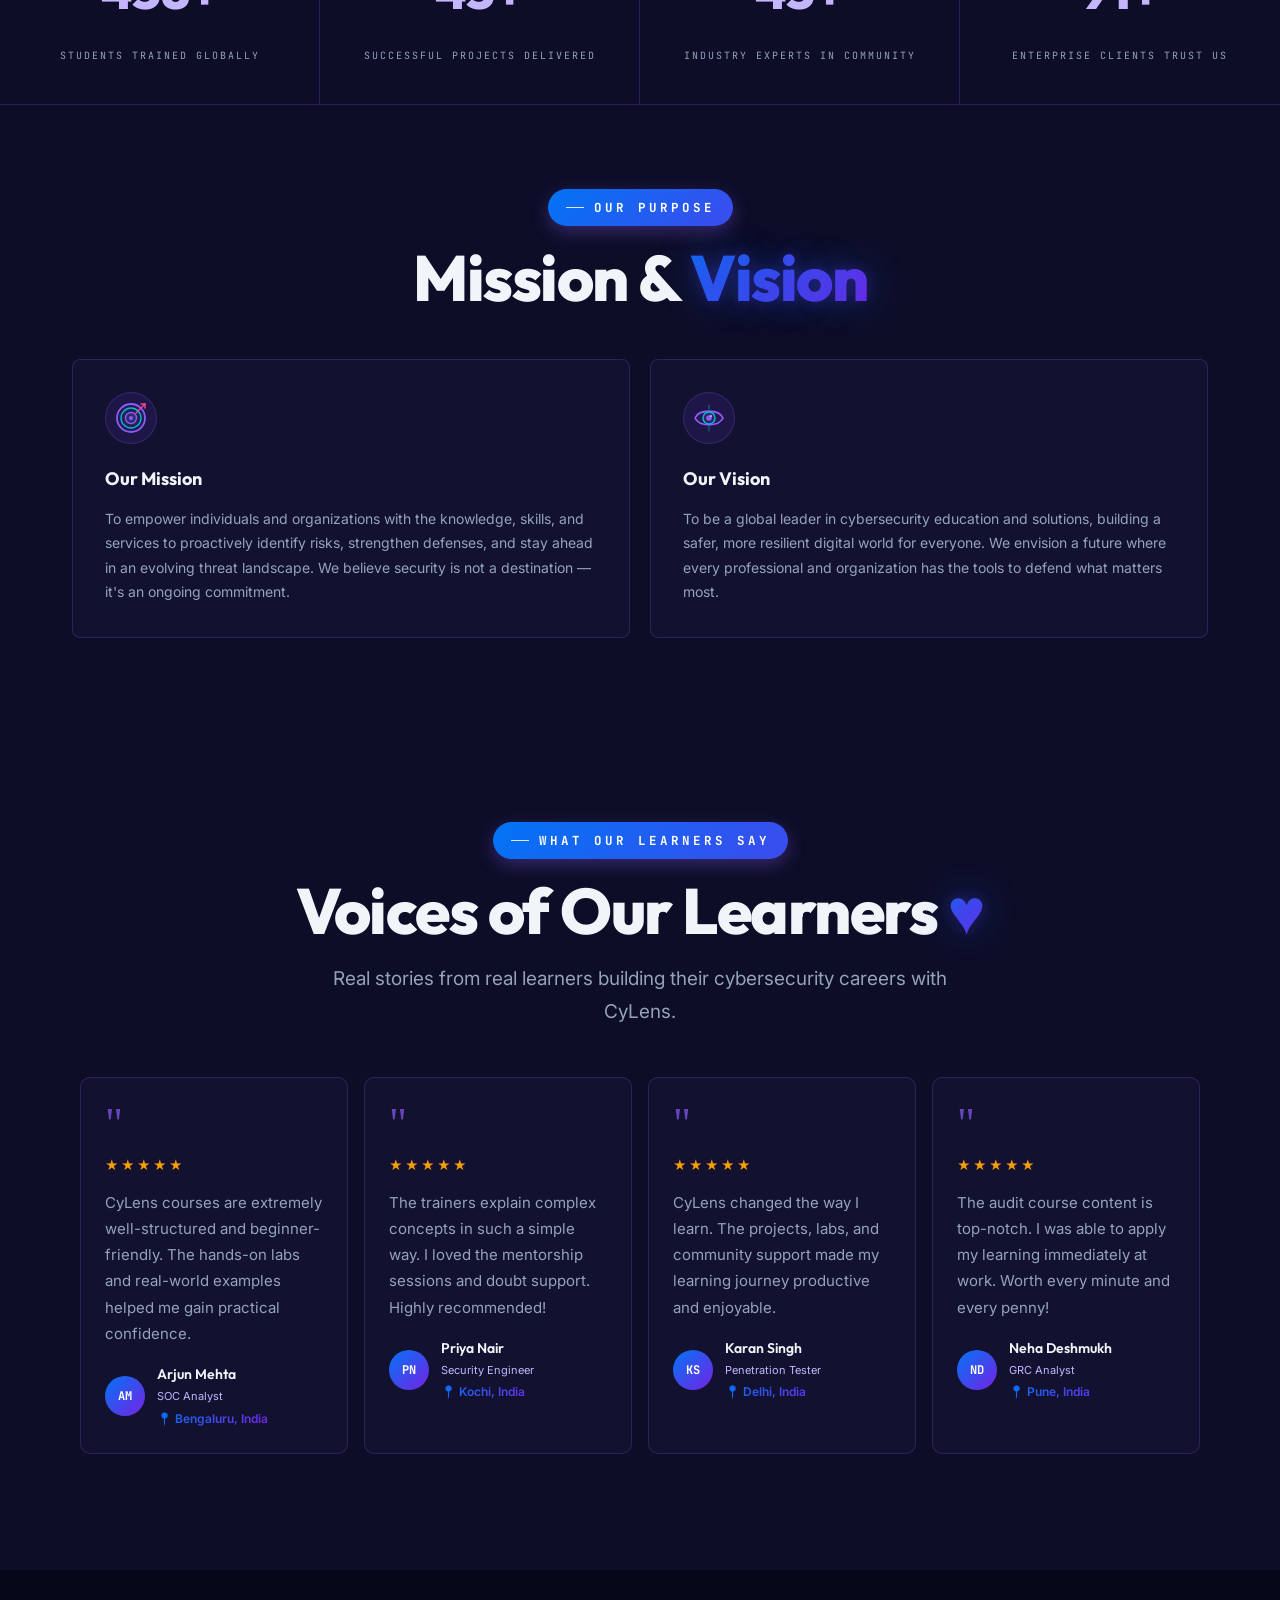
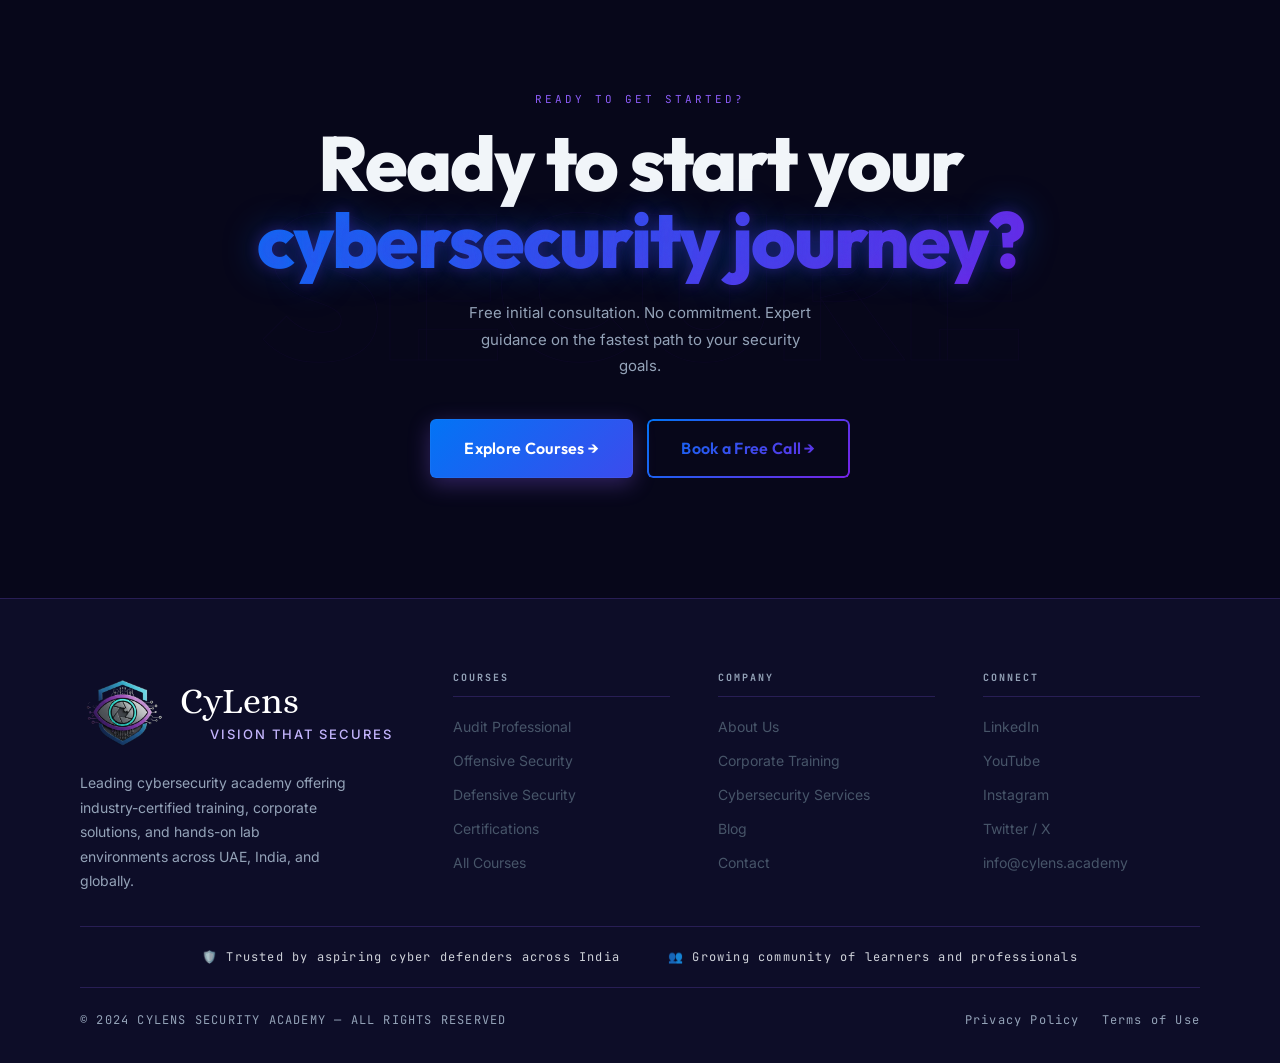
<file: about.html>
<!DOCTYPE html>
<html lang="en">
<head>
  <meta charset="UTF-8"/>
  <meta name="viewport" content="width=device-width, initial-scale=1.0"/>
  <title>About Us — CyLens</title>
  <link rel="preconnect" href="https://fonts.googleapis.com"/>
  <link rel="preconnect" href="https://fonts.gstatic.com" crossorigin/>
  <link href="https://fonts.googleapis.com/css2?family=Outfit:wght@300;400;600;700;800&family=Inter:wght@400;500&family=JetBrains+Mono:wght@400;500&display=swap" rel="stylesheet"/>
  <link rel="stylesheet" href="css/style.css"/>
</head>
<body>

<!-- ── NAVIGATION ── -->
<nav class="nav" id="main-nav">
  <a href="index.html" class="nav-logo">
    <img src="img/cylens-logo.png" alt="CyLens Logo" class="nav-logo-img"/>
    <div class="logo-text-wrap">
      <span class="logo-text">CyLens</span>
      <span class="logo-tagline">Vision That Secures</span>
    </div>
  </a>

  <nav class="nav-links" id="nav-links">
    <div class="nav-item">
      <a href="index.html" class="nav-link">Home</a>
    </div>
    <div class="nav-item has-dropdown">
      <button class="nav-trigger">Courses <span class="caret">▼</span></button>
      <div class="dropdown">
        <a href="courses.html">Audit Course</a>
        <a href="courses.html">Offensive Security</a>
        <a href="courses.html">Defensive Security</a>
      </div>
    </div>
    <div class="nav-item has-dropdown">
      <button class="nav-trigger">Services <span class="caret">▼</span></button>
      <div class="dropdown">
        <a href="services.html">Penetration Testing</a>
        <a href="services.html">Security Audit</a>
        <a href="services.html">SOC Services</a>
        <a href="services.html">Consulting</a>
      </div>
    </div>
    <div class="nav-item">
      <a href="blogs.html" class="nav-link">Blogs</a>
    </div>
    <div class="nav-item">
      <a href="about.html" class="nav-link active">About Us</a>
    </div>
  </nav>

  <a href="contact.html" class="btn-cta">Connect with Sales →</a>
  <div class="nav-ham" id="nav-ham"><span></span><span></span><span></span></div>
</nav>

<!-- ── PAGE HERO ── -->
<div class="page-hero">
  <div class="about-hero-inner">
    <div>
      <div class="breadcrumb">
        <a href="index.html">Home</a>
        <span>›</span>
        <span>About Us</span>
      </div>
      <h1>About Us</h1>
      <p class="purple-sub">Vision That Secures. Mission That Protects.</p>
      <p class="sub-text">At CyLens, we believe that a secure tomorrow is built on knowledge, awareness, and proactive action today. We are passionate about empowering individuals and organizations to navigate the digital world with confidence and resilience.</p>
    </div>
    <div class="about-shield-col">
      <!-- Main CyLens logo -->
      <div class="about-logo-block">
        <div class="about-logo-glow"></div>
        <img src="img/cylens-logo.png" alt="CyLens" class="about-logo-img"/>
        <div class="about-logo-text">
          <span class="about-logo-name">CyLens</span>
          <span class="about-logo-tagline">Vision That Secures</span>
        </div>
      </div>
    </div>
  </div>
</div>

<!-- ── WHO WE ARE ── -->
<div class="about-body-section">
  <div class="reveal">
    <div class="s-label">Who We Are</div>
    <h2 class="s-title">CyLens <span class="purple">Security</span></h2>
    <p style="font-family:'Inter',sans-serif;font-size:15px;color:var(--muted);line-height:1.8;margin-bottom:16px;">
      CyLens is a cybersecurity training and consulting company dedicated to strengthening the security posture of individuals and organizations.
    </p>
    <p style="font-family:'Inter',sans-serif;font-size:15px;color:var(--muted);line-height:1.8;margin-bottom:32px;">
      Through industry-focused training, hands-on labs, and expert-led services, we help our clients identify risks, build robust defenses, and stay ahead of ever-evolving threats.
    </p>

    <!-- Values Grid -->
    <div class="values-grid">
      <div class="value-card">
        <div class="val-icon">
          <svg width="26" height="26" viewBox="0 0 26 26" fill="none">
            <path d="M13 2L4 6v6c0 5.5 3.9 10.7 9 12 5.1-1.3 9-6.5 9-12V6L13 2z" fill="rgba(139,92,246,0.12)" stroke="#8b5cf6" stroke-width="1.8" stroke-linejoin="round"/>
            <path d="M9.5 13l2.5 2.5 5-5" stroke="#06b6d4" stroke-width="1.8" stroke-linecap="round" stroke-linejoin="round"/>
          </svg>
        </div>
        <div>
          <div class="val-title">Integrity</div>
          <p class="val-desc">We uphold the highest standards of honesty, transparency, and ethics in everything we do.</p>
        </div>
      </div>
      <div class="value-card">
        <div class="val-icon">
          <svg width="26" height="26" viewBox="0 0 26 26" fill="none">
            <circle cx="10" cy="9" r="3.5" stroke="#8b5cf6" stroke-width="1.8" fill="rgba(139,92,246,0.1)"/>
            <path d="M3 22c0-3.9 3.1-7 7-7" stroke="#8b5cf6" stroke-width="1.8" stroke-linecap="round" fill="none"/>
            <polygon points="20,5 21.4,9.4 26,9.4 22.3,12.1 23.7,16.5 20,13.8 16.3,16.5 17.7,12.1 14,9.4 18.6,9.4" fill="#ec4899" opacity="0.9"/>
          </svg>
        </div>
        <div>
          <div class="val-title">Excellence</div>
          <p class="val-desc">We are committed to delivering exceptional quality in every course, engagement, and interaction.</p>
        </div>
      </div>
      <div class="value-card">
        <div class="val-icon">
          <svg width="26" height="26" viewBox="0 0 26 26" fill="none">
            <path d="M14.5 2L6 14h8l-3.5 10L22 12h-8.5L14.5 2z" fill="rgba(139,92,246,0.12)" stroke="#8b5cf6" stroke-width="1.8" stroke-linejoin="round"/>
          </svg>
        </div>
        <div>
          <div class="val-title">Innovation</div>
          <p class="val-desc">We embrace new ideas and emerging technologies to continuously drive better security outcomes.</p>
        </div>
      </div>
      <div class="value-card">
        <div class="val-icon">
          <svg width="26" height="26" viewBox="0 0 26 26" fill="none">
            <path d="M2 15l5.5-5h3.5l2 2 2-2h3.5l5.5 5" stroke="#8b5cf6" stroke-width="1.8" stroke-linecap="round" stroke-linejoin="round" fill="none"/>
            <path d="M10.5 10.5l2.5 3 2.5-3" stroke="#06b6d4" stroke-width="1.8" stroke-linecap="round" stroke-linejoin="round" fill="none"/>
            <path d="M7.5 10l-2 7M18.5 10l2 7" stroke="rgba(139,92,246,0.35)" stroke-width="1.5" stroke-linecap="round"/>
            <path d="M5.5 17c2.5 2 13 2 15.5 0" stroke="#06b6d4" stroke-width="1.5" stroke-linecap="round" fill="none"/>
          </svg>
        </div>
        <div>
          <div class="val-title">Empowerment</div>
          <p class="val-desc">We empower people with the skills and confidence to secure the digital future for themselves and others.</p>
        </div>
      </div>
    </div>
  </div>

  <!-- Cyber Ops Room Illustration -->
  <div class="reveal reveal-d2">
    <div class="cyber-ops-img">
      <svg width="100%" viewBox="0 0 460 300" fill="none" xmlns="http://www.w3.org/2000/svg">
        <defs>
          <linearGradient id="ops-bg" x1="0" y1="0" x2="0" y2="1">
            <stop offset="0%" stop-color="#0e0b1f"/>
            <stop offset="100%" stop-color="#07071a"/>
          </linearGradient>
          <linearGradient id="ops-screen" x1="0" y1="0" x2="0" y2="1">
            <stop offset="0%" stop-color="#12103a"/>
            <stop offset="100%" stop-color="#080620"/>
          </linearGradient>
        </defs>
        <!-- Background -->
        <rect width="460" height="300" rx="16" fill="url(#ops-bg)"/>
        <!-- Grid lines -->
        <line x1="0" y1="75" x2="460" y2="75" stroke="rgba(139,92,246,0.06)" stroke-width="1"/>
        <line x1="0" y1="150" x2="460" y2="150" stroke="rgba(139,92,246,0.06)" stroke-width="1"/>
        <line x1="0" y1="225" x2="460" y2="225" stroke="rgba(139,92,246,0.06)" stroke-width="1"/>
        <line x1="115" y1="0" x2="115" y2="300" stroke="rgba(139,92,246,0.06)" stroke-width="1"/>
        <line x1="230" y1="0" x2="230" y2="300" stroke="rgba(139,92,246,0.06)" stroke-width="1"/>
        <line x1="345" y1="0" x2="345" y2="300" stroke="rgba(139,92,246,0.06)" stroke-width="1"/>
        <!-- Desk surface -->
        <rect x="20" y="225" width="420" height="18" rx="5" fill="rgba(26,16,64,0.9)" stroke="rgba(139,92,246,0.2)" stroke-width="1"/>
        <!-- LEFT MONITOR -->
        <rect x="67" y="200" width="4" height="27" rx="2" fill="rgba(139,92,246,0.2)"/>
        <rect x="55" y="222" width="28" height="4" rx="2" fill="rgba(139,92,246,0.12)"/>
        <rect x="28" y="78" width="116" height="124" rx="8" fill="rgba(18,12,48,0.95)" stroke="rgba(139,92,246,0.28)" stroke-width="1.5"/>
        <rect x="37" y="87" width="98" height="107" rx="4" fill="url(#ops-screen)"/>
        <text x="46" y="101" font-family="monospace" font-size="7" fill="rgba(6,182,212,0.85)">SECURITY MONITOR</text>
        <rect x="46" y="107" width="80" height="7" rx="2" fill="rgba(239,68,68,0.25)" stroke="rgba(239,68,68,0.5)" stroke-width="0.5"/>
        <text x="49" y="113" font-family="monospace" font-size="5.5" fill="rgba(239,68,68,0.9)">⚠ ALERT: Intrusion det…</text>
        <rect x="46" y="118" width="80" height="7" rx="2" fill="rgba(251,191,36,0.18)" stroke="rgba(251,191,36,0.4)" stroke-width="0.5"/>
        <text x="49" y="124" font-family="monospace" font-size="5.5" fill="rgba(251,191,36,0.9)">● Port scan detected</text>
        <rect x="46" y="129" width="80" height="7" rx="2" fill="rgba(34,197,94,0.12)" stroke="rgba(34,197,94,0.3)" stroke-width="0.5"/>
        <text x="49" y="135" font-family="monospace" font-size="5.5" fill="rgba(34,197,94,0.8)">✓ Firewall rules OK</text>
        <rect x="46" y="150" width="10" height="32" rx="1" fill="rgba(139,92,246,0.6)"/>
        <rect x="60" y="160" width="10" height="22" rx="1" fill="rgba(6,182,212,0.6)"/>
        <rect x="74" y="144" width="10" height="38" rx="1" fill="rgba(139,92,246,0.8)"/>
        <rect x="88" y="154" width="10" height="28" rx="1" fill="rgba(6,182,212,0.5)"/>
        <rect x="102" y="147" width="10" height="35" rx="1" fill="rgba(236,72,153,0.6)"/>
        <!-- CENTER MONITOR (main) -->
        <rect x="221" y="200" width="6" height="27" rx="2" fill="rgba(139,92,246,0.28)"/>
        <rect x="200" y="222" width="48" height="4" rx="2" fill="rgba(139,92,246,0.15)"/>
        <rect x="128" y="48" width="192" height="157" rx="10" fill="rgba(18,12,48,0.98)" stroke="rgba(139,92,246,0.45)" stroke-width="2"/>
        <rect x="139" y="58" width="170" height="137" rx="5" fill="url(#ops-screen)"/>
        <rect x="139" y="58" width="170" height="16" rx="5" fill="rgba(139,92,246,0.18)"/>
        <text x="148" y="70" font-family="monospace" font-size="7" fill="rgba(139,92,246,0.95)">CYLENS SOC DASHBOARD</text>
        <!-- Network nodes -->
        <circle cx="224" cy="108" r="9" fill="rgba(139,92,246,0.18)" stroke="#8b5cf6" stroke-width="1.8"/>
        <circle cx="224" cy="108" r="4" fill="#8b5cf6" opacity="0.7"/>
        <circle cx="173" cy="93" r="5.5" fill="rgba(6,182,212,0.15)" stroke="#06b6d4" stroke-width="1.2"/>
        <circle cx="275" cy="93" r="5.5" fill="rgba(6,182,212,0.15)" stroke="#06b6d4" stroke-width="1.2"/>
        <circle cx="173" cy="130" r="5.5" fill="rgba(34,197,94,0.15)" stroke="rgba(34,197,94,0.65)" stroke-width="1.2"/>
        <circle cx="275" cy="130" r="5.5" fill="rgba(239,68,68,0.15)" stroke="rgba(239,68,68,0.65)" stroke-width="1.2"/>
        <circle cx="214" cy="146" r="4.5" fill="rgba(251,191,36,0.15)" stroke="rgba(251,191,36,0.65)" stroke-width="1.2"/>
        <circle cx="240" cy="146" r="4.5" fill="rgba(6,182,212,0.15)" stroke="#06b6d4" stroke-width="1.2"/>
        <!-- Connection lines -->
        <line x1="224" y1="108" x2="173" y2="93" stroke="rgba(139,92,246,0.4)" stroke-width="1" stroke-dasharray="3 2"/>
        <line x1="224" y1="108" x2="275" y2="93" stroke="rgba(139,92,246,0.4)" stroke-width="1" stroke-dasharray="3 2"/>
        <line x1="224" y1="108" x2="173" y2="130" stroke="rgba(34,197,94,0.4)" stroke-width="1" stroke-dasharray="3 2"/>
        <line x1="224" y1="108" x2="275" y2="130" stroke="rgba(239,68,68,0.5)" stroke-width="1" stroke-dasharray="3 2"/>
        <line x1="224" y1="108" x2="214" y2="146" stroke="rgba(6,182,212,0.4)" stroke-width="1"/>
        <line x1="224" y1="108" x2="240" y2="146" stroke="rgba(6,182,212,0.4)" stroke-width="1"/>
        <!-- Status bar -->
        <rect x="148" y="160" width="152" height="28" rx="3" fill="rgba(0,0,0,0.35)"/>
        <text x="155" y="172" font-family="monospace" font-size="6" fill="rgba(34,197,94,0.9)">STATUS: ALL SYSTEMS SECURE</text>
        <text x="155" y="182" font-family="monospace" font-size="5.5" fill="rgba(6,182,212,0.7)">Blocked: 247 threats | Uptime: 99.9%</text>
        <!-- RIGHT MONITOR -->
        <rect x="388" y="200" width="4" height="27" rx="2" fill="rgba(139,92,246,0.2)"/>
        <rect x="376" y="222" width="28" height="4" rx="2" fill="rgba(139,92,246,0.12)"/>
        <rect x="314" y="78" width="116" height="124" rx="8" fill="rgba(18,12,48,0.95)" stroke="rgba(139,92,246,0.28)" stroke-width="1.5"/>
        <rect x="323" y="87" width="98" height="107" rx="4" fill="url(#ops-screen)"/>
        <text x="328" y="100" font-family="monospace" font-size="7" fill="rgba(6,182,212,0.85)">NETWORK TRAFFIC</text>
        <polyline points="328,140 340,130 350,135 362,118 372,124 382,109 392,117 402,104 412,114"
          stroke="rgba(139,92,246,0.85)" stroke-width="1.5" fill="none" stroke-linecap="round" stroke-linejoin="round"/>
        <polyline points="328,155 340,148 350,153 362,144 372,149 382,139 392,145 402,137 412,143"
          stroke="rgba(6,182,212,0.65)" stroke-width="1.5" fill="none" stroke-linecap="round" stroke-linejoin="round"/>
        <circle cx="372" cy="173" r="15" stroke="rgba(139,92,246,0.2)" stroke-width="3" fill="none"/>
        <circle cx="372" cy="173" r="15" stroke="#8b5cf6" stroke-width="3" fill="none"
          stroke-dasharray="70 25" stroke-linecap="round" transform="rotate(-90 372 173)"/>
        <text x="367" y="177" font-family="monospace" font-size="7" fill="#8b5cf6">74%</text>
        <!-- Keyboard -->
        <rect x="169" y="231" width="120" height="10" rx="3" fill="rgba(26,16,64,0.85)" stroke="rgba(139,92,246,0.15)" stroke-width="1"/>
        <rect x="175" y="233" width="8" height="3" rx="1" fill="rgba(139,92,246,0.18)"/>
        <rect x="186" y="233" width="8" height="3" rx="1" fill="rgba(139,92,246,0.18)"/>
        <rect x="197" y="233" width="8" height="3" rx="1" fill="rgba(139,92,246,0.18)"/>
        <rect x="208" y="233" width="8" height="3" rx="1" fill="rgba(139,92,246,0.18)"/>
        <rect x="175" y="238" width="50" height="2" rx="1" fill="rgba(139,92,246,0.12)"/>
        <!-- Ambient glow -->
        <ellipse cx="224" cy="285" rx="150" ry="22" fill="rgba(139,92,246,0.07)"/>
        <!-- Floating dots -->
        <circle cx="55" cy="38" r="2" fill="rgba(139,92,246,0.6)"/>
        <circle cx="118" cy="24" r="1.5" fill="rgba(6,182,212,0.5)"/>
        <circle cx="400" cy="33" r="2" fill="rgba(236,72,153,0.5)"/>
        <circle cx="432" cy="62" r="1.5" fill="rgba(139,92,246,0.4)"/>
        <!-- Border -->
        <rect width="460" height="300" rx="16" fill="none" stroke="rgba(139,92,246,0.18)" stroke-width="1.5"/>
      </svg>
    </div>
    <p style="font-family:'JetBrains Mono',monospace;font-size:10px;letter-spacing:2px;color:var(--dim);text-align:center;margin-top:14px;text-transform:uppercase;">Cybersecurity Operations Center</p>
  </div>
</div>

<!-- ── STATS ── -->
<div class="about-stats">
  <div class="as-item reveal">
    <span class="as-num" data-count="500" data-suffix="+">500+</span>
    <span class="as-label">Students Trained Globally</span>
  </div>
  <div class="as-item reveal reveal-d1">
    <span class="as-num" data-count="50" data-suffix="+">50+</span>
    <span class="as-label">Successful Projects Delivered</span>
  </div>
  <div class="as-item reveal reveal-d2">
    <span class="as-num" data-count="50" data-suffix="+">50+</span>
    <span class="as-label">Industry Experts in Community</span>
  </div>
  <div class="as-item reveal reveal-d3">
    <span class="as-num" data-count="100" data-suffix="+">100+</span>
    <span class="as-label">Enterprise Clients Trust Us</span>
  </div>
</div>

<!-- ── MISSION & VISION ── -->
<section class="section section-dark">
  <div class="reveal" style="text-align:center;margin-bottom:48px;">
    <div class="s-label" style="justify-content:center;">Our Purpose</div>
    <h2 class="s-title" style="text-align:center;">Mission &amp; <span class="cyan">Vision</span></h2>
  </div>
  <div class="mv-grid reveal">
    <div class="mv-card">
      <div class="mv-icon">
        <svg width="34" height="34" viewBox="0 0 34 34" fill="none">
          <circle cx="17" cy="17" r="14" stroke="#8b5cf6" stroke-width="1.8" fill="rgba(139,92,246,0.06)"/>
          <circle cx="17" cy="17" r="10" stroke="#06b6d4" stroke-width="1.4" fill="rgba(6,182,212,0.06)"/>
          <circle cx="17" cy="17" r="5.5" stroke="#8b5cf6" stroke-width="1.4" fill="rgba(139,92,246,0.14)"/>
          <circle cx="17" cy="17" r="2" fill="#8b5cf6"/>
          <line x1="31" y1="3" x2="22" y2="12" stroke="#ec4899" stroke-width="1.5" stroke-linecap="round"/>
          <polyline points="27,3 31,3 31,7" stroke="#ec4899" stroke-width="1.5" stroke-linecap="round" stroke-linejoin="round" fill="none"/>
        </svg>
      </div>
      <div class="mv-title">Our Mission</div>
      <p class="mv-desc">To empower individuals and organizations with the knowledge, skills, and services to proactively identify risks, strengthen defenses, and stay ahead in an evolving threat landscape. We believe security is not a destination — it's an ongoing commitment.</p>
    </div>
    <div class="mv-card">
      <div class="mv-icon">
        <svg width="34" height="34" viewBox="0 0 34 34" fill="none">
          <path d="M3 17c4-9 24-9 28 0-4 9-24 9-28 0z" stroke="#8b5cf6" stroke-width="1.8" fill="rgba(139,92,246,0.06)" stroke-linejoin="round"/>
          <circle cx="17" cy="17" r="6" fill="rgba(139,92,246,0.14)" stroke="#06b6d4" stroke-width="1.5"/>
          <circle cx="17" cy="17" r="2.8" fill="#8b5cf6"/>
          <circle cx="19" cy="15" r="1.2" fill="rgba(255,255,255,0.5)"/>
          <!-- Scan line -->
          <line x1="17" y1="8" x2="17" y2="4" stroke="rgba(6,182,212,0.5)" stroke-width="1.2" stroke-linecap="round"/>
          <line x1="17" y1="26" x2="17" y2="30" stroke="rgba(6,182,212,0.5)" stroke-width="1.2" stroke-linecap="round"/>
        </svg>
      </div>
      <div class="mv-title">Our Vision</div>
      <p class="mv-desc">To be a global leader in cybersecurity education and solutions, building a safer, more resilient digital world for everyone. We envision a future where every professional and organization has the tools to defend what matters most.</p>
    </div>
  </div>
</section>

<!-- ── TESTIMONIALS ── -->
<section class="testimonials-section">
  <div class="reveal" style="text-align:center;margin-bottom:12px;">
    <div class="s-label" style="justify-content:center;">What Our Learners Say</div>
    <h2 class="s-title" style="text-align:center;">Voices of Our Learners <span class="purple">♥</span></h2>
    <p class="s-sub" style="text-align:center;margin:0 auto 48px;">Real stories from real learners building their cybersecurity careers with CyLens.</p>
  </div>
  <div class="testi-grid">
    <div class="testi-card reveal">
      <span class="quote-mark">"</span>
      <div class="testi-stars">★★★★★</div>
      <p class="testi-text">CyLens courses are extremely well-structured and beginner-friendly. The hands-on labs and real-world examples helped me gain practical confidence.</p>
      <div class="testi-footer">
        <div class="testi-avatar">AM</div>
        <div>
          <div class="testi-name">Arjun Mehta</div>
          <div class="testi-role">SOC Analyst</div>
          <div class="testi-location">📍 Bengaluru, India</div>
        </div>
      </div>
    </div>
    <div class="testi-card reveal reveal-d1">
      <span class="quote-mark">"</span>
      <div class="testi-stars">★★★★★</div>
      <p class="testi-text">The trainers explain complex concepts in such a simple way. I loved the mentorship sessions and doubt support. Highly recommended!</p>
      <div class="testi-footer">
        <div class="testi-avatar">PN</div>
        <div>
          <div class="testi-name">Priya Nair</div>
          <div class="testi-role">Security Engineer</div>
          <div class="testi-location">📍 Kochi, India</div>
        </div>
      </div>
    </div>
    <div class="testi-card reveal reveal-d2">
      <span class="quote-mark">"</span>
      <div class="testi-stars">★★★★★</div>
      <p class="testi-text">CyLens changed the way I learn. The projects, labs, and community support made my learning journey productive and enjoyable.</p>
      <div class="testi-footer">
        <div class="testi-avatar">KS</div>
        <div>
          <div class="testi-name">Karan Singh</div>
          <div class="testi-role">Penetration Tester</div>
          <div class="testi-location">📍 Delhi, India</div>
        </div>
      </div>
    </div>
    <div class="testi-card reveal reveal-d3">
      <span class="quote-mark">"</span>
      <div class="testi-stars">★★★★★</div>
      <p class="testi-text">The audit course content is top-notch. I was able to apply my learning immediately at work. Worth every minute and every penny!</p>
      <div class="testi-footer">
        <div class="testi-avatar">ND</div>
        <div>
          <div class="testi-name">Neha Deshmukh</div>
          <div class="testi-role">GRC Analyst</div>
          <div class="testi-location">📍 Pune, India</div>
        </div>
      </div>
    </div>
  </div>
</section>

<!-- ── CTA ── -->
<section id="page-cta">
  <span class="cta-label">Ready to Get Started?</span>
  <h2 class="cta-title s-title">Ready to start your<br><span class="cyan">cybersecurity journey?</span></h2>
  <p class="cta-sub">Free initial consultation. No commitment. Expert guidance on the fastest path to your security goals.</p>
  <div class="cta-btns">
    <a href="courses.html" class="btn-primary">Explore Courses →</a>
    <a href="contact.html" class="btn-outline">Book a Free Call →</a>
  </div>
</section>

<!-- ── FOOTER ── -->
<footer>
  <div class="footer-grid">
    <div>
      <a href="index.html" class="footer-logo">
        <img src="img/cylens-logo.png" alt="CyLens Logo" class="nav-logo-img"/>
        <div class="logo-text-wrap">
          <span class="logo-text">CyLens</span>
          <span class="logo-tagline">Vision That Secures</span>
        </div>
      </a>
      <p class="footer-about">Leading cybersecurity academy offering industry-certified training, corporate solutions, and hands-on lab environments across UAE, India, and globally.</p>
    </div>
    <div class="footer-col">
      <h4>Courses</h4>
      <a href="courses.html">Audit Professional</a>
      <a href="courses.html">Offensive Security</a>
      <a href="courses.html">Defensive Security</a>
      <a href="courses.html">Certifications</a>
      <a href="courses.html">All Courses</a>
    </div>
    <div class="footer-col">
      <h4>Company</h4>
      <a href="about.html">About Us</a>
      <a href="corporate.html">Corporate Training</a>
      <a href="services.html">Cybersecurity Services</a>
      <a href="blogs.html">Blog</a>
      <a href="contact.html">Contact</a>
    </div>
    <div class="footer-col">
      <h4>Connect</h4>
      <a href="#">LinkedIn</a>
      <a href="#">YouTube</a>
      <a href="#">Instagram</a>
      <a href="#">Twitter / X</a>
      <a href="mailto:info@cylens.academy">info@cylens.academy</a>
    </div>
  </div>
  <div class="footer-trust">
    <div class="footer-trust-item">🛡️ Trusted by aspiring cyber defenders across India</div>
    <div class="footer-trust-item">👥 Growing community of learners and professionals</div>
  </div>
  <div class="footer-bottom">
    <span class="footer-copy">© 2024 CYLENS SECURITY ACADEMY — ALL RIGHTS RESERVED</span>
    <div class="footer-legal">
      <a href="#">Privacy Policy</a>
      <a href="#">Terms of Use</a>
    </div>
  </div>
</footer>

<script src="js/main.js"></script>
</body>
</html>
</file>
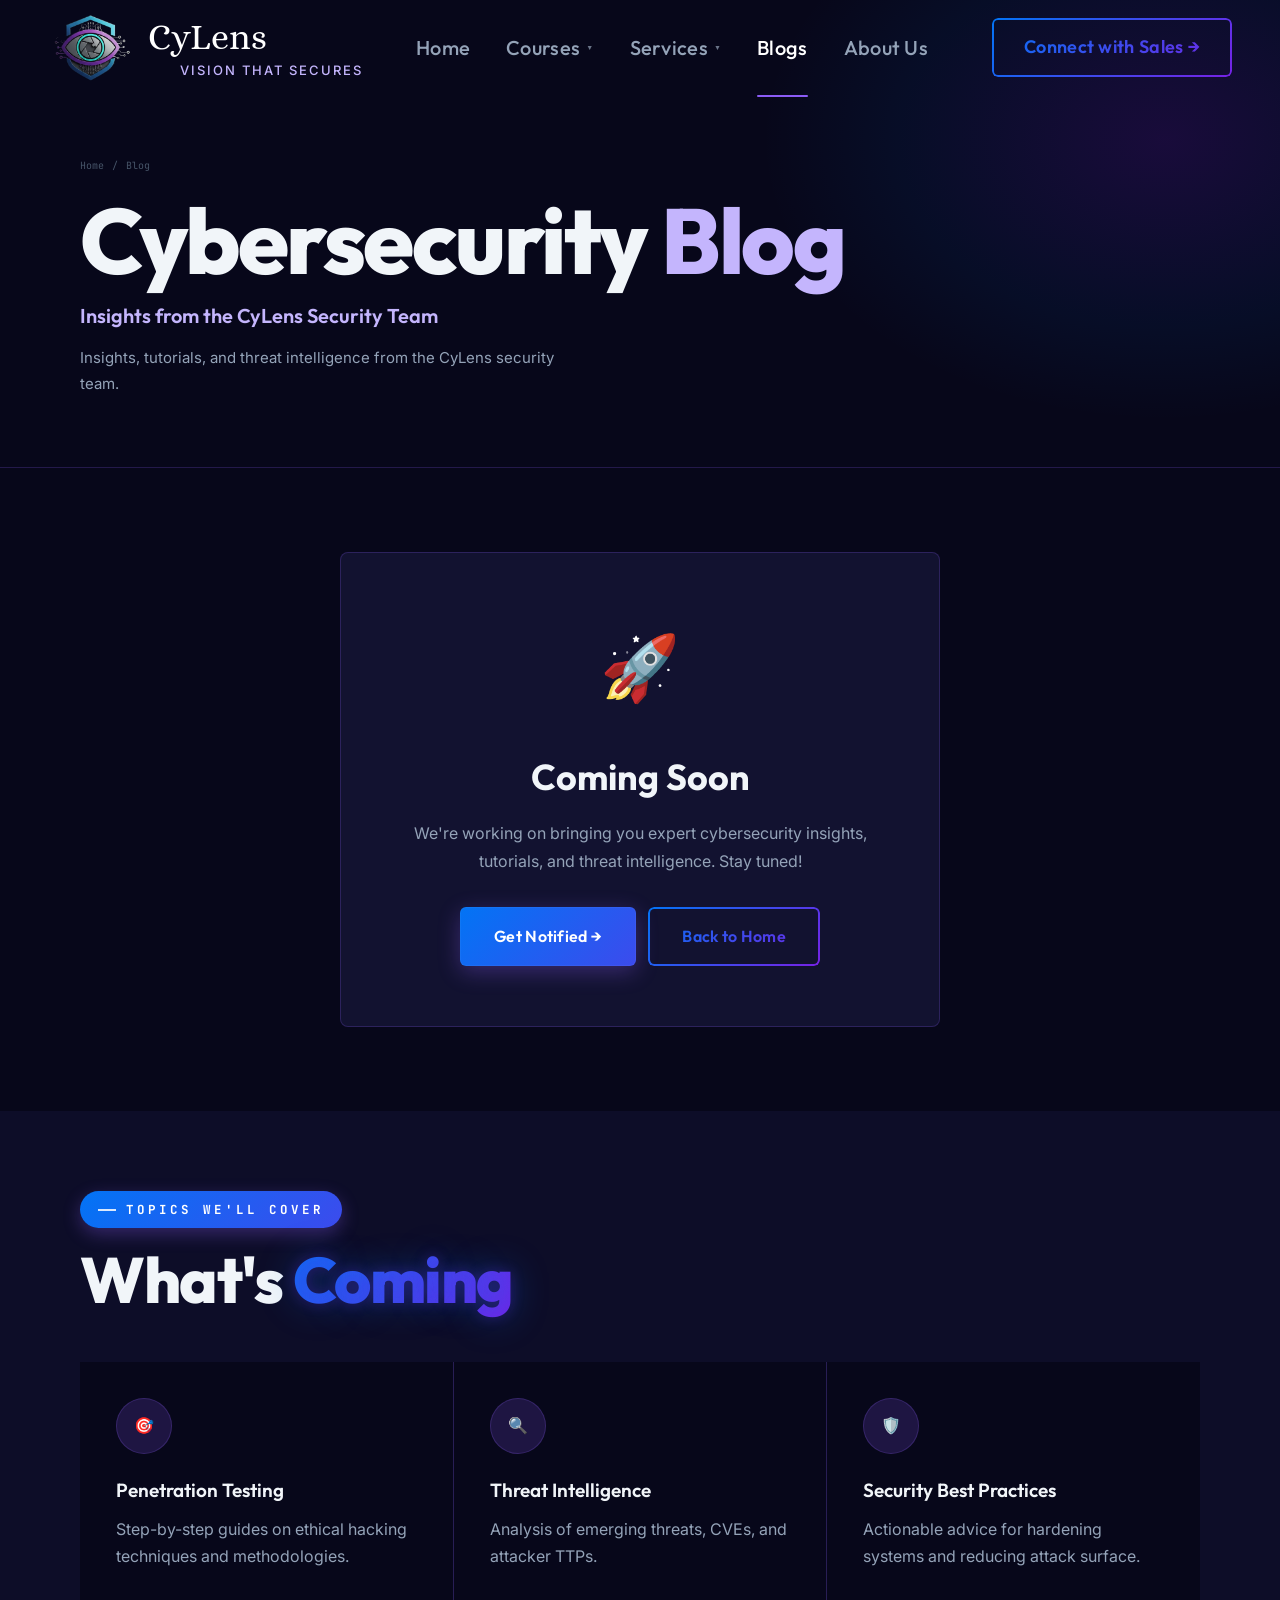
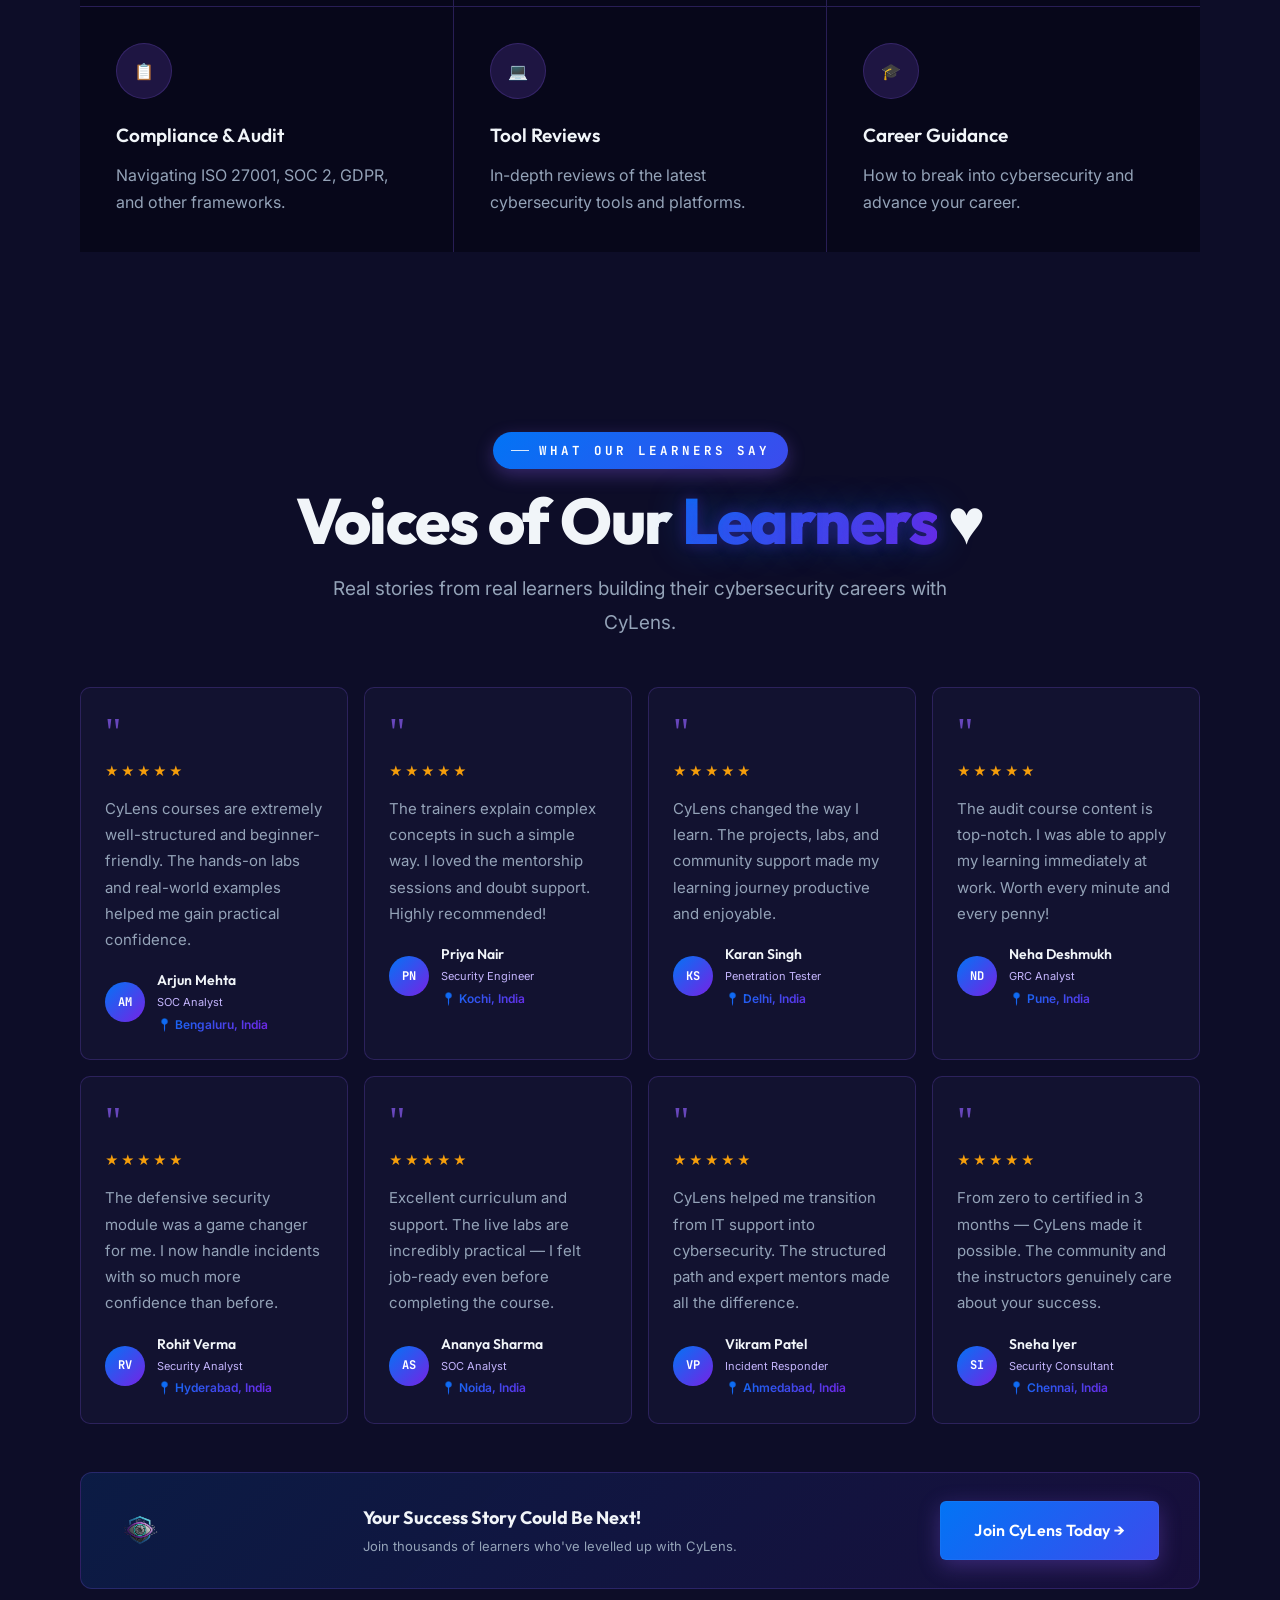
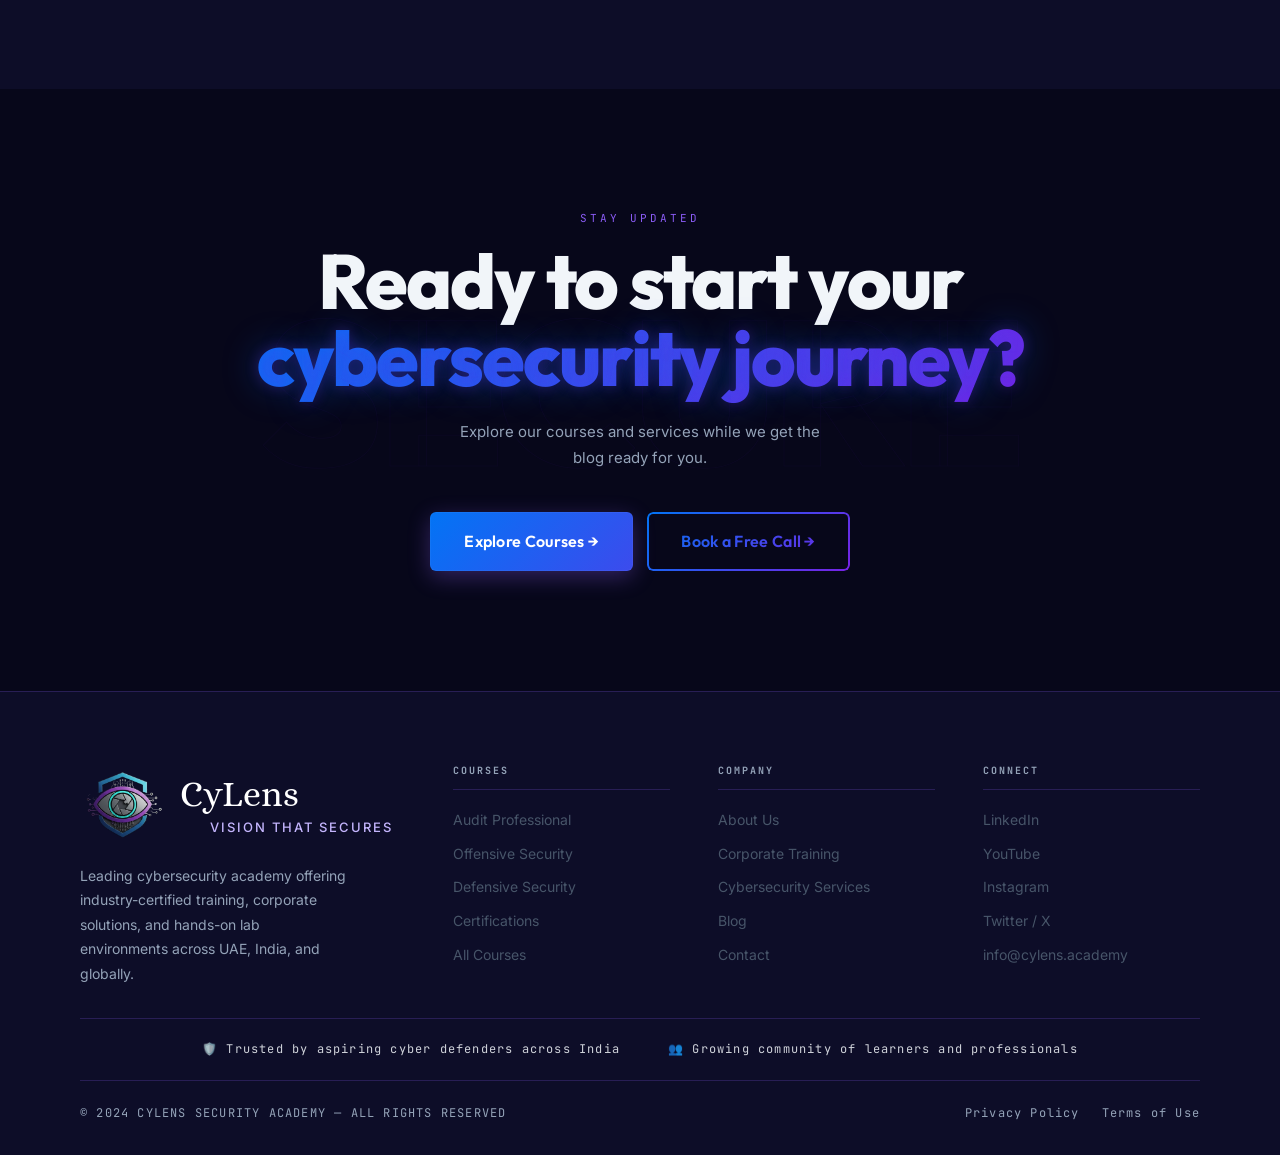
<file: blogs.html>
<!DOCTYPE html>
<html lang="en">
<head>
  <meta charset="UTF-8"/>
  <meta name="viewport" content="width=device-width, initial-scale=1.0"/>
  <title>Blog — CyLens</title>
  <link rel="preconnect" href="https://fonts.googleapis.com"/>
  <link rel="preconnect" href="https://fonts.gstatic.com" crossorigin/>
  <link href="https://fonts.googleapis.com/css2?family=Outfit:wght@300;400;600;700;800&family=Inter:wght@400;500&family=JetBrains+Mono:wght@400;500&display=swap" rel="stylesheet"/>
  <link rel="stylesheet" href="css/style.css"/>
</head>
<body>

<!-- ── NAVIGATION ── -->
<nav class="nav" id="main-nav">
  <a href="index.html" class="nav-logo">
    <img src="img/cylens-logo.png" alt="CyLens Logo" class="nav-logo-img"/>
    <div class="logo-text-wrap">
      <span class="logo-text">CyLens</span>
      <span class="logo-tagline">Vision That Secures</span>
    </div>
  </a>

  <nav class="nav-links" id="nav-links">
    <div class="nav-item">
      <a href="index.html" class="nav-link">Home</a>
    </div>
    <div class="nav-item has-dropdown">
      <button class="nav-trigger">Courses <span class="caret">▼</span></button>
      <div class="dropdown">
        <a href="courses.html">Audit Course</a>
        <a href="courses.html">Offensive Security</a>
        <a href="courses.html">Defensive Security</a>
      </div>
    </div>
    <div class="nav-item has-dropdown">
      <button class="nav-trigger">Services <span class="caret">▼</span></button>
      <div class="dropdown">
        <a href="services.html">Penetration Testing</a>
        <a href="services.html">Security Audit</a>
        <a href="services.html">SOC Services</a>
        <a href="services.html">Consulting</a>
      </div>
    </div>
    <div class="nav-item">
      <a href="blogs.html" class="nav-link active">Blogs</a>
    </div>
    <div class="nav-item">
      <a href="about.html" class="nav-link">About Us</a>
    </div>
  </nav>

  <a href="contact.html" class="btn-cta">Connect with Sales →</a>
  <div class="nav-ham" id="nav-ham"><span></span><span></span><span></span></div>
</nav>

<!-- ── PAGE HERO ── -->
<div class="page-hero">
  <div class="breadcrumb">
    <a href="index.html">Home</a>
    <span>/</span>
    <span>Blog</span>
  </div>
  <h1>Cybersecurity <span style="color:var(--purple-light)">Blog</span></h1>
  <p class="purple-sub">Insights from the CyLens Security Team</p>
  <p class="sub-text">Insights, tutorials, and threat intelligence from the CyLens security team.</p>
</div>

<!-- ── COMING SOON ── -->
<section class="section">
  <div class="card" style="max-width:600px;margin:0 auto;text-align:center;padding:60px 40px;">
    <div style="font-size:64px;margin-bottom:24px;">🚀</div>
    <h2 style="font-family:'Outfit',sans-serif;font-size:36px;font-weight:700;margin-bottom:12px;">Coming Soon</h2>
    <p style="font-family:'Inter',sans-serif;font-size:16px;color:var(--muted);line-height:1.75;margin-bottom:32px;">We're working on bringing you expert cybersecurity insights, tutorials, and threat intelligence. Stay tuned!</p>
    <div style="margin-top:32px;display:flex;gap:12px;justify-content:center;flex-wrap:wrap;">
      <a href="contact.html" class="btn-primary">Get Notified →</a>
      <a href="index.html" class="btn-outline">Back to Home</a>
    </div>
  </div>
</section>

<!-- ── TOPICS PREVIEW ── -->
<section class="section section-dark" style="padding:80px;">
  <div class="reveal" style="margin-bottom:48px;">
    <div class="s-label">Topics We'll Cover</div>
    <h2 class="s-title">What's <span class="purple">Coming</span></h2>
  </div>
  <div class="features-grid">
    <div class="feature-item reveal">
      <div class="feature-icon">🎯</div>
      <div class="feature-title">Penetration Testing</div>
      <p class="feature-desc">Step-by-step guides on ethical hacking techniques and methodologies.</p>
    </div>
    <div class="feature-item reveal reveal-d1">
      <div class="feature-icon">🔍</div>
      <div class="feature-title">Threat Intelligence</div>
      <p class="feature-desc">Analysis of emerging threats, CVEs, and attacker TTPs.</p>
    </div>
    <div class="feature-item reveal reveal-d2">
      <div class="feature-icon">🛡️</div>
      <div class="feature-title">Security Best Practices</div>
      <p class="feature-desc">Actionable advice for hardening systems and reducing attack surface.</p>
    </div>
    <div class="feature-item reveal">
      <div class="feature-icon">📋</div>
      <div class="feature-title">Compliance &amp; Audit</div>
      <p class="feature-desc">Navigating ISO 27001, SOC 2, GDPR, and other frameworks.</p>
    </div>
    <div class="feature-item reveal reveal-d1">
      <div class="feature-icon">💻</div>
      <div class="feature-title">Tool Reviews</div>
      <p class="feature-desc">In-depth reviews of the latest cybersecurity tools and platforms.</p>
    </div>
    <div class="feature-item reveal reveal-d2">
      <div class="feature-icon">🎓</div>
      <div class="feature-title">Career Guidance</div>
      <p class="feature-desc">How to break into cybersecurity and advance your career.</p>
    </div>
  </div>
</section>

<!-- ── LEARNER TESTIMONIALS ── -->
<section class="learners-section">
  <div class="reveal" style="text-align:center;margin-bottom:12px;">
    <div class="s-label" style="justify-content:center;">What Our Learners Say</div>
    <h2 class="s-title" style="text-align:center;">Voices of Our <span class="purple">Learners</span> ♥</h2>
    <p class="s-sub" style="text-align:center;margin:0 auto 48px;">Real stories from real learners building their cybersecurity careers with CyLens.</p>
  </div>
  <div class="learners-grid">
    <div class="learner-card reveal">
      <span class="quote-mark">"</span>
      <div class="testi-stars">★★★★★</div>
      <p class="testi-text">CyLens courses are extremely well-structured and beginner-friendly. The hands-on labs and real-world examples helped me gain practical confidence.</p>
      <div class="testi-footer">
        <div class="testi-avatar">AM</div>
        <div>
          <div class="testi-name">Arjun Mehta</div>
          <div class="testi-role">SOC Analyst</div>
          <div class="testi-location">📍 Bengaluru, India</div>
        </div>
      </div>
    </div>
    <div class="learner-card reveal reveal-d1">
      <span class="quote-mark">"</span>
      <div class="testi-stars">★★★★★</div>
      <p class="testi-text">The trainers explain complex concepts in such a simple way. I loved the mentorship sessions and doubt support. Highly recommended!</p>
      <div class="testi-footer">
        <div class="testi-avatar">PN</div>
        <div>
          <div class="testi-name">Priya Nair</div>
          <div class="testi-role">Security Engineer</div>
          <div class="testi-location">📍 Kochi, India</div>
        </div>
      </div>
    </div>
    <div class="learner-card reveal reveal-d2">
      <span class="quote-mark">"</span>
      <div class="testi-stars">★★★★★</div>
      <p class="testi-text">CyLens changed the way I learn. The projects, labs, and community support made my learning journey productive and enjoyable.</p>
      <div class="testi-footer">
        <div class="testi-avatar">KS</div>
        <div>
          <div class="testi-name">Karan Singh</div>
          <div class="testi-role">Penetration Tester</div>
          <div class="testi-location">📍 Delhi, India</div>
        </div>
      </div>
    </div>
    <div class="learner-card reveal reveal-d3">
      <span class="quote-mark">"</span>
      <div class="testi-stars">★★★★★</div>
      <p class="testi-text">The audit course content is top-notch. I was able to apply my learning immediately at work. Worth every minute and every penny!</p>
      <div class="testi-footer">
        <div class="testi-avatar">ND</div>
        <div>
          <div class="testi-name">Neha Deshmukh</div>
          <div class="testi-role">GRC Analyst</div>
          <div class="testi-location">📍 Pune, India</div>
        </div>
      </div>
    </div>
    <div class="learner-card reveal">
      <span class="quote-mark">"</span>
      <div class="testi-stars">★★★★★</div>
      <p class="testi-text">The defensive security module was a game changer for me. I now handle incidents with so much more confidence than before.</p>
      <div class="testi-footer">
        <div class="testi-avatar">RV</div>
        <div>
          <div class="testi-name">Rohit Verma</div>
          <div class="testi-role">Security Analyst</div>
          <div class="testi-location">📍 Hyderabad, India</div>
        </div>
      </div>
    </div>
    <div class="learner-card reveal reveal-d1">
      <span class="quote-mark">"</span>
      <div class="testi-stars">★★★★★</div>
      <p class="testi-text">Excellent curriculum and support. The live labs are incredibly practical — I felt job-ready even before completing the course.</p>
      <div class="testi-footer">
        <div class="testi-avatar">AS</div>
        <div>
          <div class="testi-name">Ananya Sharma</div>
          <div class="testi-role">SOC Analyst</div>
          <div class="testi-location">📍 Noida, India</div>
        </div>
      </div>
    </div>
    <div class="learner-card reveal reveal-d2">
      <span class="quote-mark">"</span>
      <div class="testi-stars">★★★★★</div>
      <p class="testi-text">CyLens helped me transition from IT support into cybersecurity. The structured path and expert mentors made all the difference.</p>
      <div class="testi-footer">
        <div class="testi-avatar">VP</div>
        <div>
          <div class="testi-name">Vikram Patel</div>
          <div class="testi-role">Incident Responder</div>
          <div class="testi-location">📍 Ahmedabad, India</div>
        </div>
      </div>
    </div>
    <div class="learner-card reveal reveal-d3">
      <span class="quote-mark">"</span>
      <div class="testi-stars">★★★★★</div>
      <p class="testi-text">From zero to certified in 3 months — CyLens made it possible. The community and the instructors genuinely care about your success.</p>
      <div class="testi-footer">
        <div class="testi-avatar">SI</div>
        <div>
          <div class="testi-name">Sneha Iyer</div>
          <div class="testi-role">Security Consultant</div>
          <div class="testi-location">📍 Chennai, India</div>
        </div>
      </div>
    </div>
  </div>
  <!-- Learners CTA -->
  <div class="learners-cta reveal">
    <img src="img/cylens-logo.png" alt="CyLens" style="width:38px;height:38px;object-fit:contain;border-radius:50%;"/>
    <div>
      <div style="font-family:'Outfit',sans-serif;font-weight:700;font-size:18px;color:var(--fg);">Your Success Story Could Be Next!</div>
      <div style="font-size:13px;color:var(--muted);margin-top:2px;">Join thousands of learners who've levelled up with CyLens.</div>
    </div>
    <a href="courses.html" class="btn-primary" style="white-space:nowrap;">Join CyLens Today →</a>
  </div>
</section>

<!-- ── CTA ── -->
<section id="page-cta">
  <span class="cta-label">Stay Updated</span>
  <h2 class="cta-title s-title">Ready to start your<br><span class="cyan">cybersecurity journey?</span></h2>
  <p class="cta-sub">Explore our courses and services while we get the blog ready for you.</p>
  <div class="cta-btns">
    <a href="courses.html" class="btn-primary">Explore Courses →</a>
    <a href="contact.html" class="btn-outline">Book a Free Call →</a>
  </div>
</section>

<!-- ── FOOTER ── -->
<footer>
  <div class="footer-grid">
    <div>
      <a href="index.html" class="footer-logo">
        <img src="img/cylens-logo.png" alt="CyLens Logo" class="nav-logo-img"/>
        <div class="logo-text-wrap">
          <span class="logo-text">CyLens</span>
          <span class="logo-tagline">Vision That Secures</span>
        </div>
      </a>
      <p class="footer-about">Leading cybersecurity academy offering industry-certified training, corporate solutions, and hands-on lab environments across UAE, India, and globally.</p>
    </div>
    <div class="footer-col">
      <h4>Courses</h4>
      <a href="courses.html">Audit Professional</a>
      <a href="courses.html">Offensive Security</a>
      <a href="courses.html">Defensive Security</a>
      <a href="courses.html">Certifications</a>
      <a href="courses.html">All Courses</a>
    </div>
    <div class="footer-col">
      <h4>Company</h4>
      <a href="about.html">About Us</a>
      <a href="corporate.html">Corporate Training</a>
      <a href="services.html">Cybersecurity Services</a>
      <a href="blogs.html">Blog</a>
      <a href="contact.html">Contact</a>
    </div>
    <div class="footer-col">
      <h4>Connect</h4>
      <a href="#">LinkedIn</a>
      <a href="#">YouTube</a>
      <a href="#">Instagram</a>
      <a href="#">Twitter / X</a>
      <a href="mailto:info@cylens.academy">info@cylens.academy</a>
    </div>
  </div>
  <div class="footer-trust">
    <div class="footer-trust-item">🛡️ Trusted by aspiring cyber defenders across India</div>
    <div class="footer-trust-item">👥 Growing community of learners and professionals</div>
  </div>
  <div class="footer-bottom">
    <span class="footer-copy">© 2024 CYLENS SECURITY ACADEMY — ALL RIGHTS RESERVED</span>
    <div class="footer-legal">
      <a href="#">Privacy Policy</a>
      <a href="#">Terms of Use</a>
    </div>
  </div>
</footer>

<script src="js/main.js"></script>
</body>
</html>
</file>
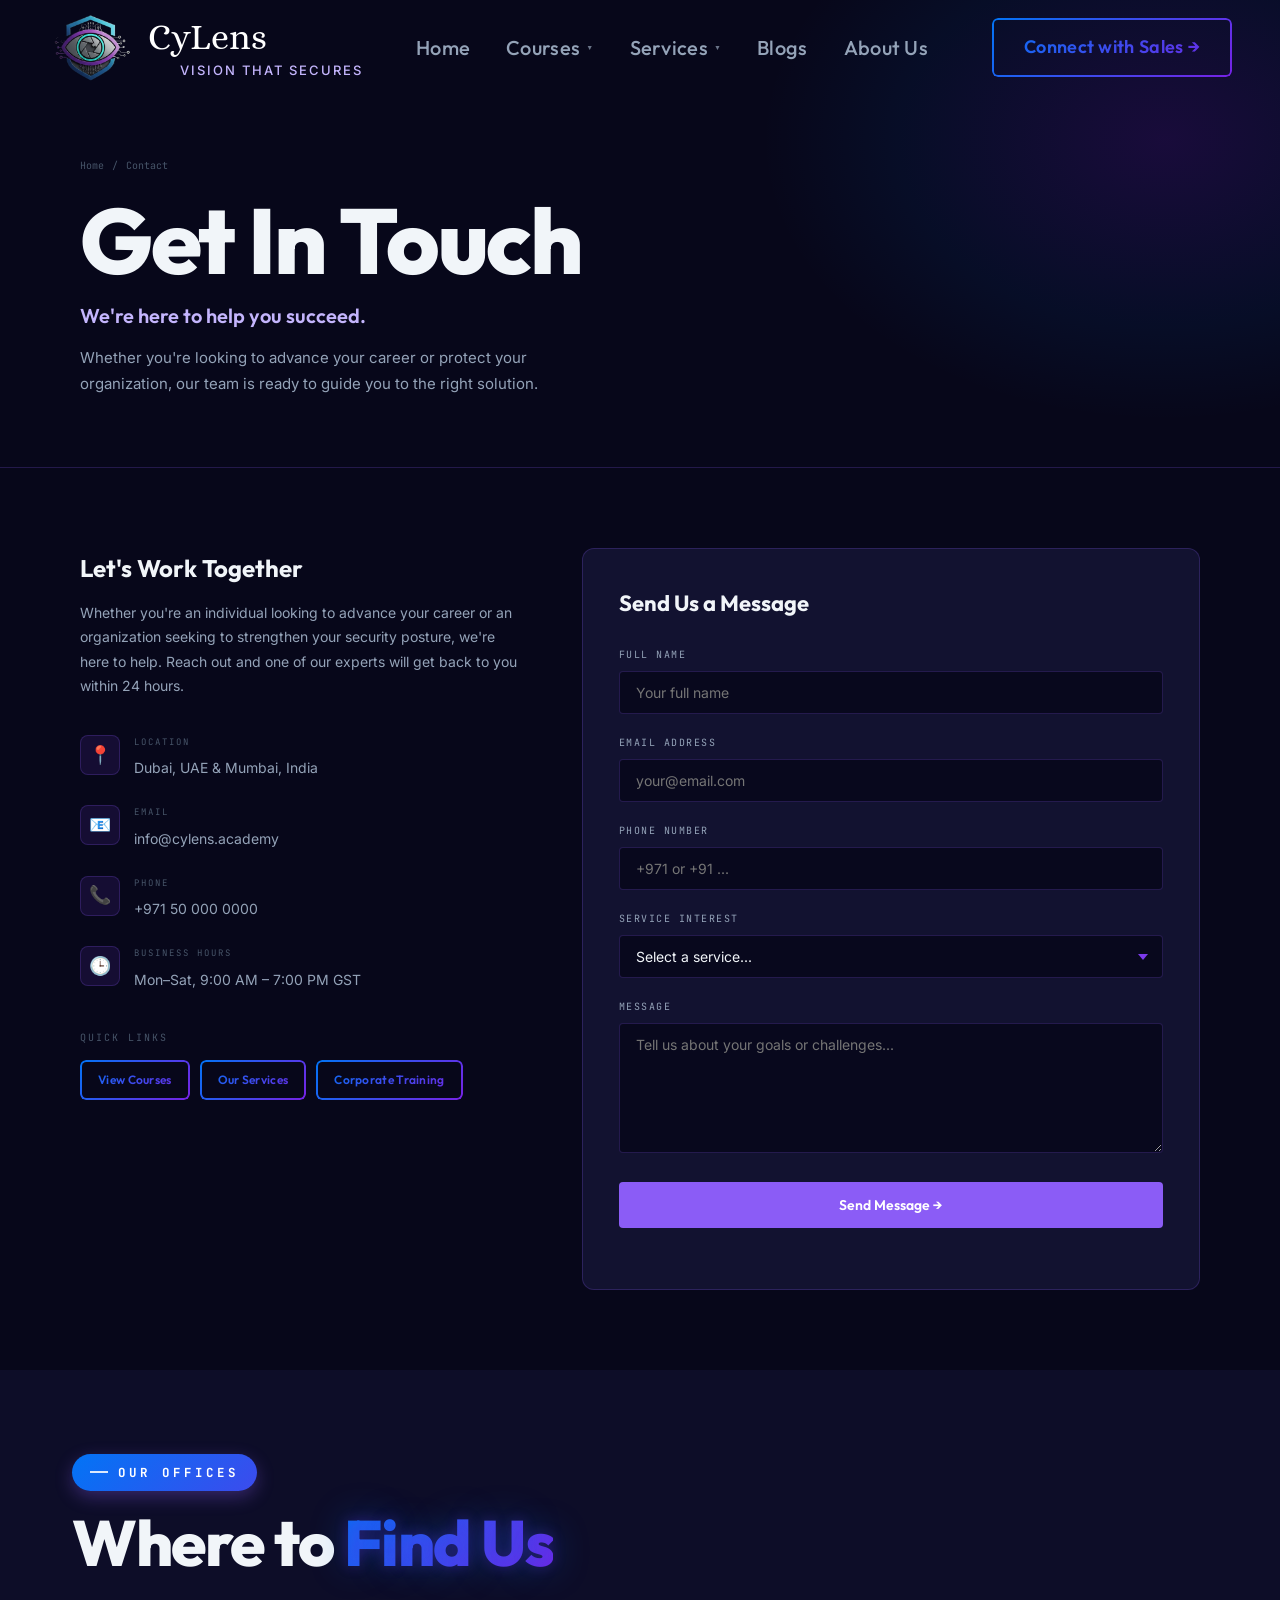
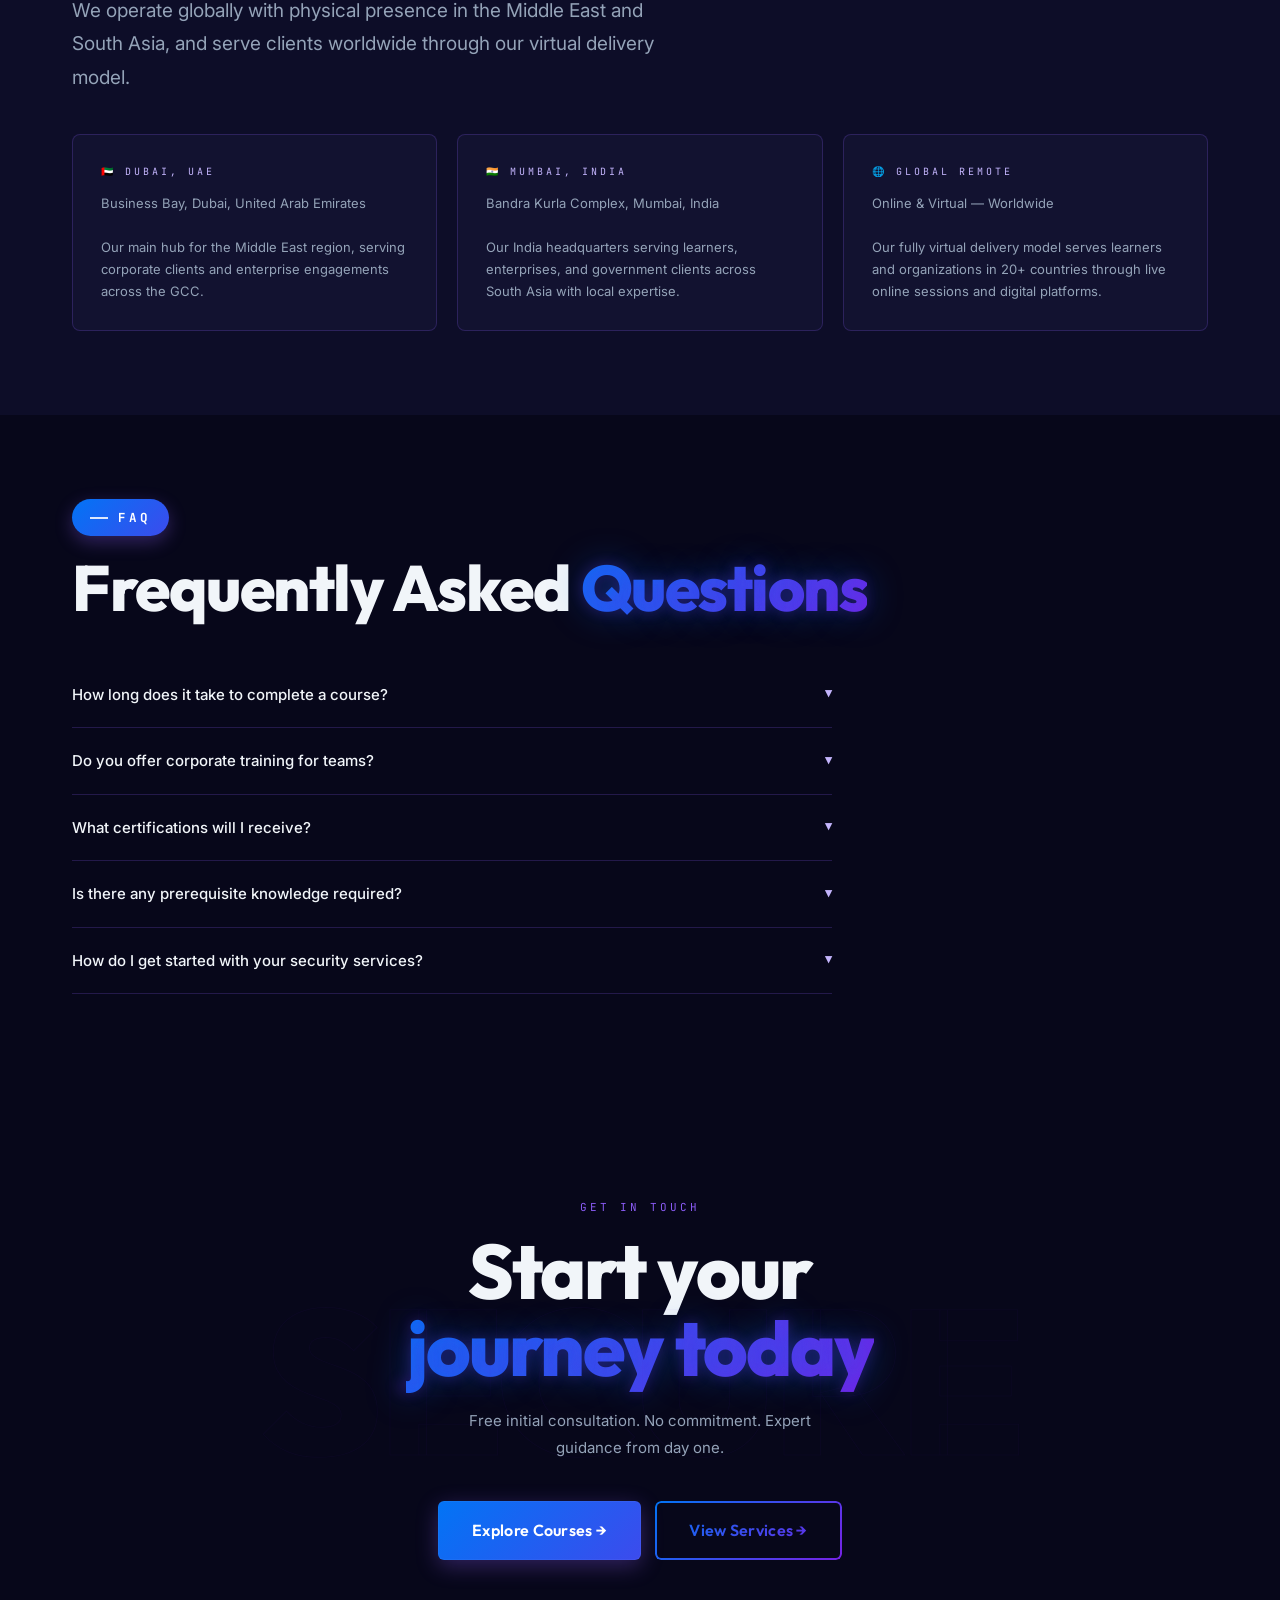
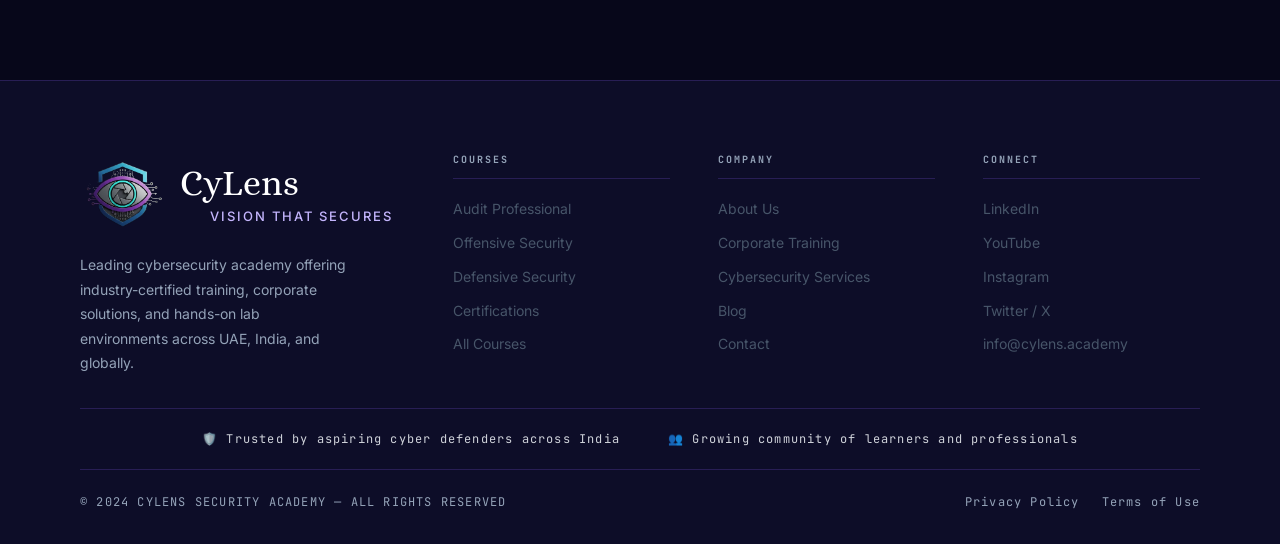
<file: contact.html>
<!DOCTYPE html>
<html lang="en">
<head>
  <meta charset="UTF-8"/>
  <meta name="viewport" content="width=device-width, initial-scale=1.0"/>
  <title>Contact — CyLens</title>
  <link rel="preconnect" href="https://fonts.googleapis.com"/>
  <link rel="preconnect" href="https://fonts.gstatic.com" crossorigin/>
  <link href="https://fonts.googleapis.com/css2?family=Outfit:wght@300;400;600;700;800&family=Inter:wght@400;500&family=JetBrains+Mono:wght@400;500&display=swap" rel="stylesheet"/>
  <link rel="stylesheet" href="css/style.css"/>
</head>
<body>

<!-- ── NAVIGATION ── -->
<nav class="nav" id="main-nav">
  <a href="index.html" class="nav-logo">
    <img src="img/cylens-logo.png" alt="CyLens Logo" class="nav-logo-img"/>
    <div class="logo-text-wrap">
      <span class="logo-text">CyLens</span>
      <span class="logo-tagline">Vision That Secures</span>
    </div>
  </a>

  <nav class="nav-links" id="nav-links">
    <div class="nav-item">
      <a href="index.html" class="nav-link">Home</a>
    </div>
    <div class="nav-item has-dropdown">
      <button class="nav-trigger">Courses <span class="caret">▼</span></button>
      <div class="dropdown">
        <a href="courses.html">Audit Course</a>
        <a href="courses.html">Offensive Security</a>
        <a href="courses.html">Defensive Security</a>
      </div>
    </div>
    <div class="nav-item has-dropdown">
      <button class="nav-trigger">Services <span class="caret">▼</span></button>
      <div class="dropdown">
        <a href="services.html">Penetration Testing</a>
        <a href="services.html">Security Audit</a>
        <a href="services.html">SOC Services</a>
        <a href="services.html">Consulting</a>
      </div>
    </div>
    <div class="nav-item">
      <a href="blogs.html" class="nav-link">Blogs</a>
    </div>
    <div class="nav-item">
      <a href="about.html" class="nav-link">About Us</a>
    </div>
  </nav>

  <a href="contact.html" class="btn-cta">Connect with Sales →</a>
  <div class="nav-ham" id="nav-ham"><span></span><span></span><span></span></div>
</nav>

<!-- ── PAGE HERO ── -->
<div class="page-hero">
  <div class="breadcrumb">
    <a href="index.html">Home</a>
    <span>/</span>
    <span>Contact</span>
  </div>
  <h1>Get In Touch</h1>
  <p class="purple-sub">We're here to help you succeed.</p>
  <p class="sub-text">Whether you're looking to advance your career or protect your organization, our team is ready to guide you to the right solution.</p>
</div>

<!-- ── CONTACT SECTION ── -->
<div class="contact-section">
  <div class="contact-grid">

    <!-- Left: Contact Info -->
    <div class="reveal">
      <h3 class="info-title">Let's Work Together</h3>
      <p class="info-sub">Whether you're an individual looking to advance your career or an organization seeking to strengthen your security posture, we're here to help. Reach out and one of our experts will get back to you within 24 hours.</p>

      <div class="contact-detail">
        <div class="cd-icon">📍</div>
        <div>
          <span class="cd-label">Location</span>
          <span class="cd-val">Dubai, UAE &amp; Mumbai, India</span>
        </div>
      </div>

      <div class="contact-detail">
        <div class="cd-icon">📧</div>
        <div>
          <span class="cd-label">Email</span>
          <span class="cd-val">info@cylens.academy</span>
        </div>
      </div>

      <div class="contact-detail">
        <div class="cd-icon">📞</div>
        <div>
          <span class="cd-label">Phone</span>
          <span class="cd-val">+971 50 000 0000</span>
        </div>
      </div>

      <div class="contact-detail">
        <div class="cd-icon">🕒</div>
        <div>
          <span class="cd-label">Business Hours</span>
          <span class="cd-val">Mon–Sat, 9:00 AM – 7:00 PM GST</span>
        </div>
      </div>

      <!-- Quick Links -->
      <div style="margin-top:36px;">
        <div style="font-family:'JetBrains Mono',monospace;font-size:10px;letter-spacing:2px;text-transform:uppercase;color:var(--dim);margin-bottom:14px;">Quick Links</div>
        <div style="display:flex;flex-wrap:wrap;gap:10px;">
          <a href="courses.html" class="btn-outline" style="padding:10px 18px;font-size:12px;">View Courses</a>
          <a href="services.html" class="btn-outline" style="padding:10px 18px;font-size:12px;">Our Services</a>
          <a href="corporate.html" class="btn-outline" style="padding:10px 18px;font-size:12px;">Corporate Training</a>
        </div>
      </div>
    </div>

    <!-- Right: Contact Form -->
    <div class="contact-form reveal reveal-d2">
      <h3>Send Us a Message</h3>
      <form action="#" method="POST" onsubmit="return handleFormSubmit(event);">
        <!-- Honeypot: hidden from users, bots tend to fill it. If filled, we drop the submission. -->
        <input type="text" name="website" class="hp-field" tabindex="-1" autocomplete="off" aria-hidden="true"/>
        <div class="form-group">
          <label class="form-label" for="name">Full Name</label>
          <input type="text" id="name" name="name" class="form-input" placeholder="Your full name" required/>
        </div>
        <div class="form-group">
          <label class="form-label" for="email">Email Address</label>
          <input type="email" id="email" name="email" class="form-input" placeholder="your@email.com" required/>
        </div>
        <div class="form-group">
          <label class="form-label" for="phone">Phone Number</label>
          <input type="tel" id="phone" name="phone" class="form-input" placeholder="+971 or +91 ..."/>
        </div>
        <div class="form-group">
          <label class="form-label" for="service">Service Interest</label>
          <select id="service" name="service" class="form-select">
            <option value="">Select a service...</option>
            <option value="pentest">Penetration Testing</option>
            <option value="audit">Security Audit</option>
            <option value="soc">SOC Services</option>
            <option value="corporate">Corporate Training</option>
            <option value="courses">Courses</option>
            <option value="other">Other</option>
          </select>
        </div>
        <div class="form-group">
          <label class="form-label" for="message">Message</label>
          <textarea id="message" name="message" class="form-textarea" placeholder="Tell us about your goals or challenges..."></textarea>
        </div>
        <button type="submit" class="form-submit">Send Message →</button>
        <p class="contact-form-status" role="status" aria-live="polite"></p>
      </form>
    </div>

  </div>
</div>

<!-- ── OUR OFFICES ── -->
<section class="section section-dark">
  <div class="reveal" style="margin-bottom:40px;">
    <div class="s-label">Our Offices</div>
    <h2 class="s-title">Where to <span class="cyan">Find Us</span></h2>
    <p class="s-sub">We operate globally with physical presence in the Middle East and South Asia, and serve clients worldwide through our virtual delivery model.</p>
  </div>
  <div class="offices-grid">
    <div class="office-card reveal">
      <div class="office-city">🇦🇪 Dubai, UAE</div>
      <p class="office-addr">Business Bay, Dubai, United Arab Emirates<br><br>Our main hub for the Middle East region, serving corporate clients and enterprise engagements across the GCC.</p>
    </div>
    <div class="office-card reveal reveal-d1">
      <div class="office-city">🇮🇳 Mumbai, India</div>
      <p class="office-addr">Bandra Kurla Complex, Mumbai, India<br><br>Our India headquarters serving learners, enterprises, and government clients across South Asia with local expertise.</p>
    </div>
    <div class="office-card reveal reveal-d2">
      <div class="office-city">🌐 Global Remote</div>
      <p class="office-addr">Online &amp; Virtual — Worldwide<br><br>Our fully virtual delivery model serves learners and organizations in 20+ countries through live online sessions and digital platforms.</p>
    </div>
  </div>
</section>

<!-- ── FAQ ── -->
<section class="section">
  <div class="reveal" style="margin-bottom:40px;">
    <div class="s-label">FAQ</div>
    <h2 class="s-title">Frequently Asked <span class="purple">Questions</span></h2>
  </div>
  <div style="max-width:760px;" class="reveal">
    <div class="faq-item">
      <div class="faq-q">How long does it take to complete a course? <span class="faq-arrow">▼</span></div>
      <div class="faq-a">Course duration varies by program. The Audit Professional course runs 8-10 weeks, while Offensive and Defensive Security courses typically run 10-12 weeks. All courses are available in self-paced or instructor-led formats.</div>
    </div>
    <div class="faq-item">
      <div class="faq-q">Do you offer corporate training for teams? <span class="faq-arrow">▼</span></div>
      <div class="faq-a">Yes! We offer customized corporate training programs for teams of any size. Our corporate packages include tailored curriculum, dedicated mentors, and flexible scheduling. Contact us for a custom quote.</div>
    </div>
    <div class="faq-item">
      <div class="faq-q">What certifications will I receive? <span class="faq-arrow">▼</span></div>
      <div class="faq-a">Upon successful completion of each course, you receive a CyLens Certificate of Completion. We also prepare you for globally recognized certifications such as CEH, OSCP, CompTIA Security+, and others depending on your chosen track.</div>
    </div>
    <div class="faq-item">
      <div class="faq-q">Is there any prerequisite knowledge required? <span class="faq-arrow">▼</span></div>
      <div class="faq-a">Our Audit Professional course is beginner-friendly with no prerequisites. The Offensive and Defensive Security courses recommend a basic understanding of networking and operating systems. We provide a free self-assessment to help you pick the right course.</div>
    </div>
    <div class="faq-item">
      <div class="faq-q">How do I get started with your security services? <span class="faq-arrow">▼</span></div>
      <div class="faq-a">Simply fill out the contact form above or email us directly at info@cylens.academy. Our team will schedule a free initial consultation to understand your requirements and propose a tailored solution.</div>
    </div>
  </div>
</section>

<!-- ── CTA ── -->
<section id="page-cta">
  <span class="cta-label">Get In Touch</span>
  <h2 class="cta-title s-title">Start your<br><span class="cyan">journey today</span></h2>
  <p class="cta-sub">Free initial consultation. No commitment. Expert guidance from day one.</p>
  <div class="cta-btns">
    <a href="courses.html" class="btn-primary">Explore Courses →</a>
    <a href="services.html" class="btn-outline">View Services →</a>
  </div>
</section>

<!-- ── FOOTER ── -->
<footer>
  <div class="footer-grid">
    <div>
      <a href="index.html" class="footer-logo">
        <img src="img/cylens-logo.png" alt="CyLens Logo" class="nav-logo-img"/>
        <div class="logo-text-wrap">
          <span class="logo-text">CyLens</span>
          <span class="logo-tagline">Vision That Secures</span>
        </div>
      </a>
      <p class="footer-about">Leading cybersecurity academy offering industry-certified training, corporate solutions, and hands-on lab environments across UAE, India, and globally.</p>
    </div>
    <div class="footer-col">
      <h4>Courses</h4>
      <a href="courses.html">Audit Professional</a>
      <a href="courses.html">Offensive Security</a>
      <a href="courses.html">Defensive Security</a>
      <a href="courses.html">Certifications</a>
      <a href="courses.html">All Courses</a>
    </div>
    <div class="footer-col">
      <h4>Company</h4>
      <a href="about.html">About Us</a>
      <a href="corporate.html">Corporate Training</a>
      <a href="services.html">Cybersecurity Services</a>
      <a href="blogs.html">Blog</a>
      <a href="contact.html">Contact</a>
    </div>
    <div class="footer-col">
      <h4>Connect</h4>
      <a href="#">LinkedIn</a>
      <a href="#">YouTube</a>
      <a href="#">Instagram</a>
      <a href="#">Twitter / X</a>
      <a href="mailto:info@cylens.academy">info@cylens.academy</a>
    </div>
  </div>
  <div class="footer-trust">
    <div class="footer-trust-item">🛡️ Trusted by aspiring cyber defenders across India</div>
    <div class="footer-trust-item">👥 Growing community of learners and professionals</div>
  </div>
  <div class="footer-bottom">
    <span class="footer-copy">© 2024 CYLENS SECURITY ACADEMY — ALL RIGHTS RESERVED</span>
    <div class="footer-legal">
      <a href="#">Privacy Policy</a>
      <a href="#">Terms of Use</a>
    </div>
  </div>
</footer>

<script src="js/main.js"></script>
<script>
  async function handleFormSubmit(e) {
    e.preventDefault();
    const form = e.target;
    const btn = form.querySelector('.form-submit');
    const statusEl = form.querySelector('.contact-form-status');
    const setStatus = (msg, kind) => {
      if (!statusEl) return;
      statusEl.textContent = msg || '';
      statusEl.className = 'contact-form-status' + (kind ? ' ' + kind : '');
    };

    // Honeypot: bots fill the hidden "website" field; silently drop them.
    const hp = form.querySelector('input[name="website"]');
    if (hp && hp.value.trim() !== '') return false;

    // Native required-field validation
    if (!form.checkValidity()) { form.reportValidity(); return false; }

    const val = n => { const el = form.querySelector('[name="' + n + '"]'); return el ? el.value.trim() : ''; };
    const payload = {
      formType: 'contact',
      name: val('name'),
      email: val('email'),
      phone: val('phone'),
      service: val('service'),
      message: val('message'),
      page: location.pathname,
      submittedAt: new Date().toISOString()
    };

    const endpoint = window.CYLENS_FORM_ENDPOINT;
    if (!endpoint || endpoint.indexOf('PASTE_') === 0) {
      setStatus('Form endpoint not configured yet.', 'err');
      return false;
    }

    const original = btn.textContent;
    btn.disabled = true;
    btn.textContent = 'Sending…';
    setStatus('');

    try {
      // no-cors → opaque response (Apps Script sends no CORS headers), but the
      // row is still written. Plain-string body keeps it a simple request.
      await fetch(endpoint, { method: 'POST', mode: 'no-cors', body: JSON.stringify(payload) });
      btn.textContent = 'Message Sent! We\'ll be in touch soon.';
      btn.style.background = 'var(--cyan)';
      btn.style.color = '#07071a';
      form.reset();
      setStatus('Thanks! Our team will get back to you shortly.', 'ok');
    } catch (err) {
      btn.disabled = false;
      btn.textContent = original;
      setStatus('Something went wrong. Please try again.', 'err');
    }
    return false;
  }
</script>
</body>
</html>
</file>
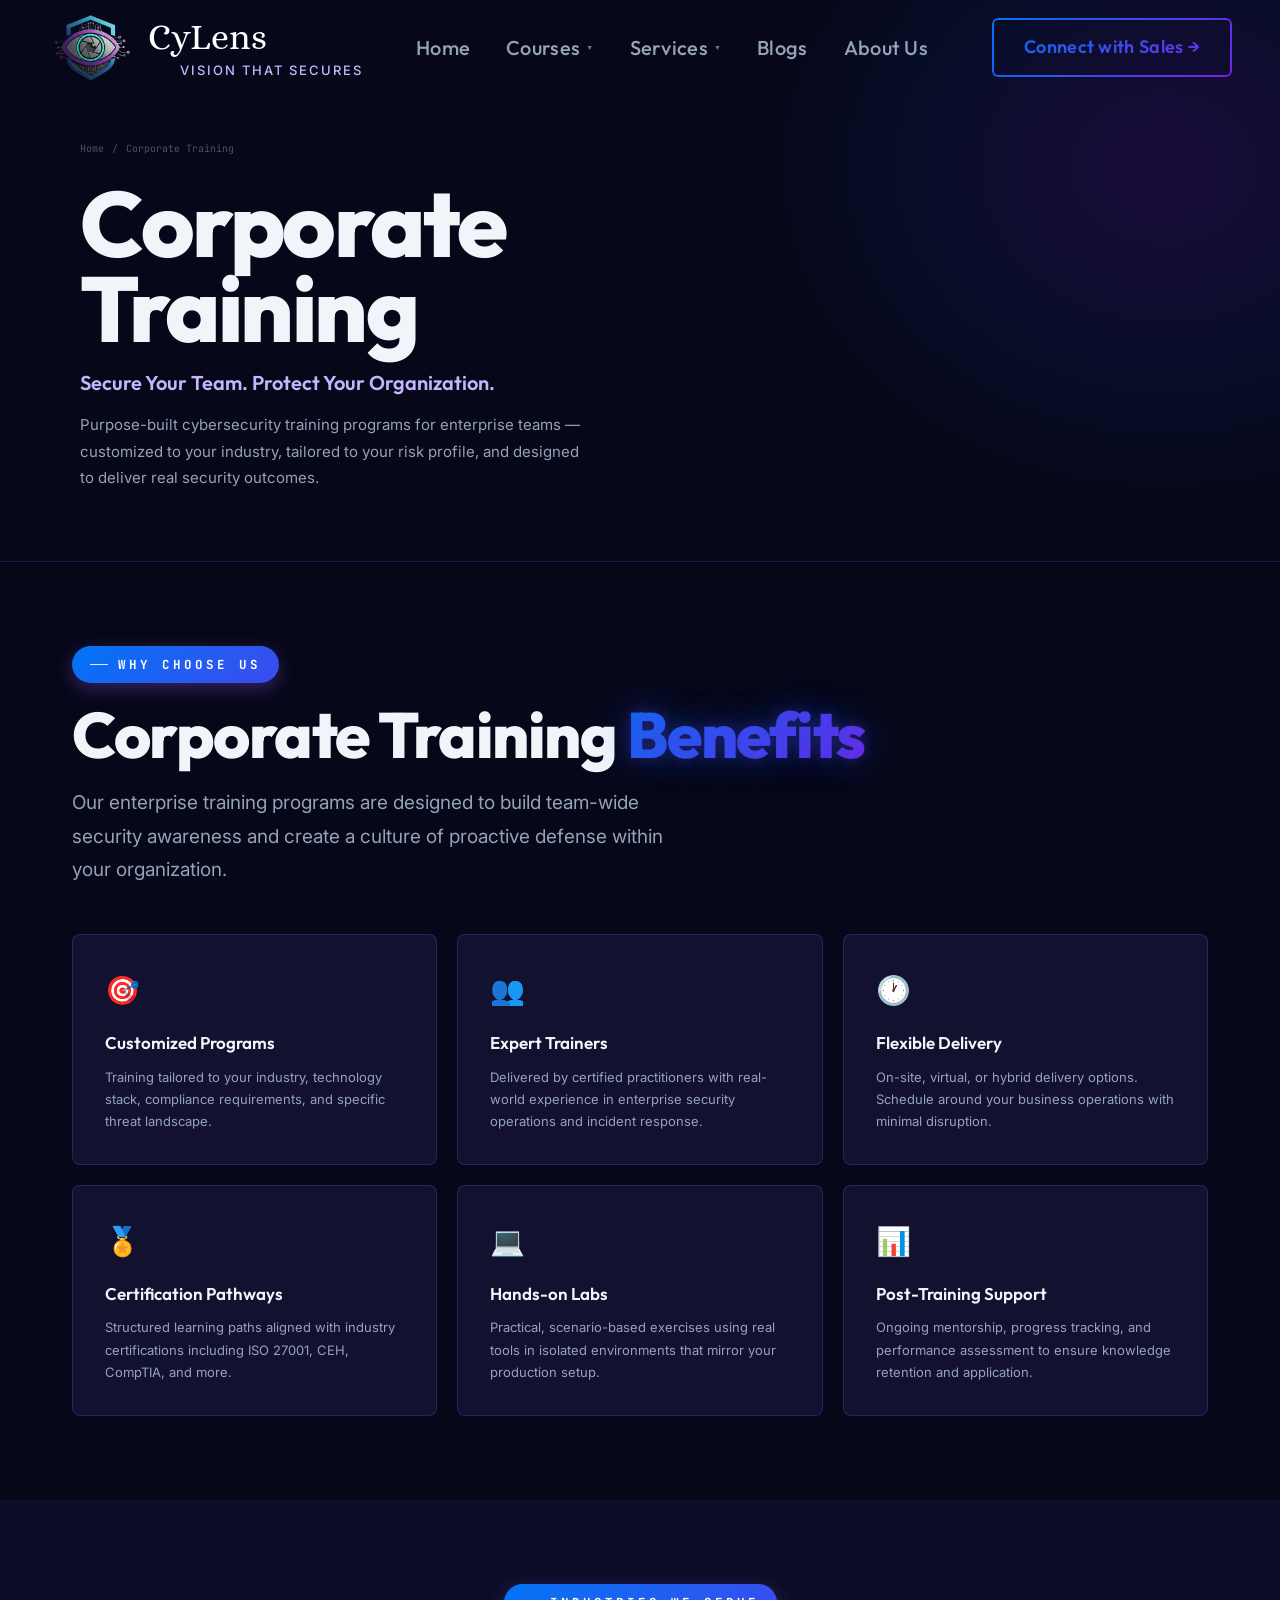
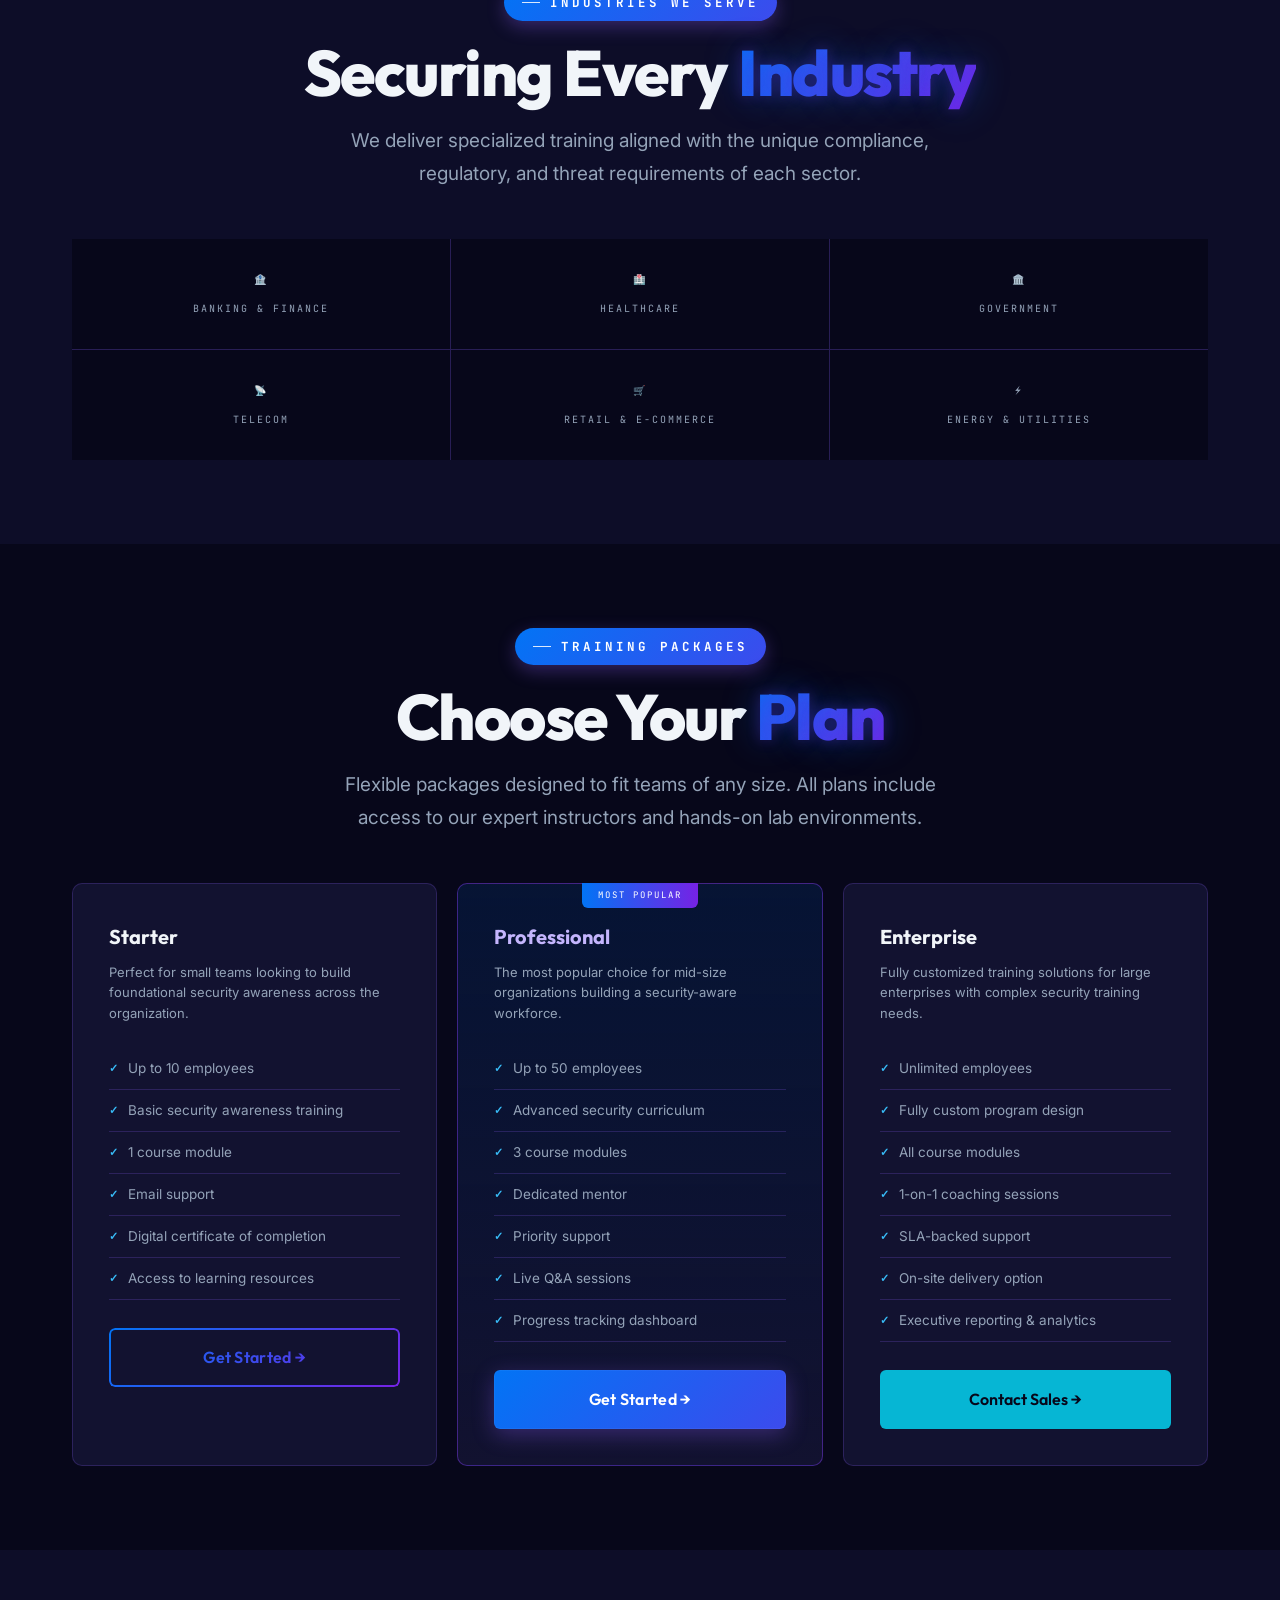
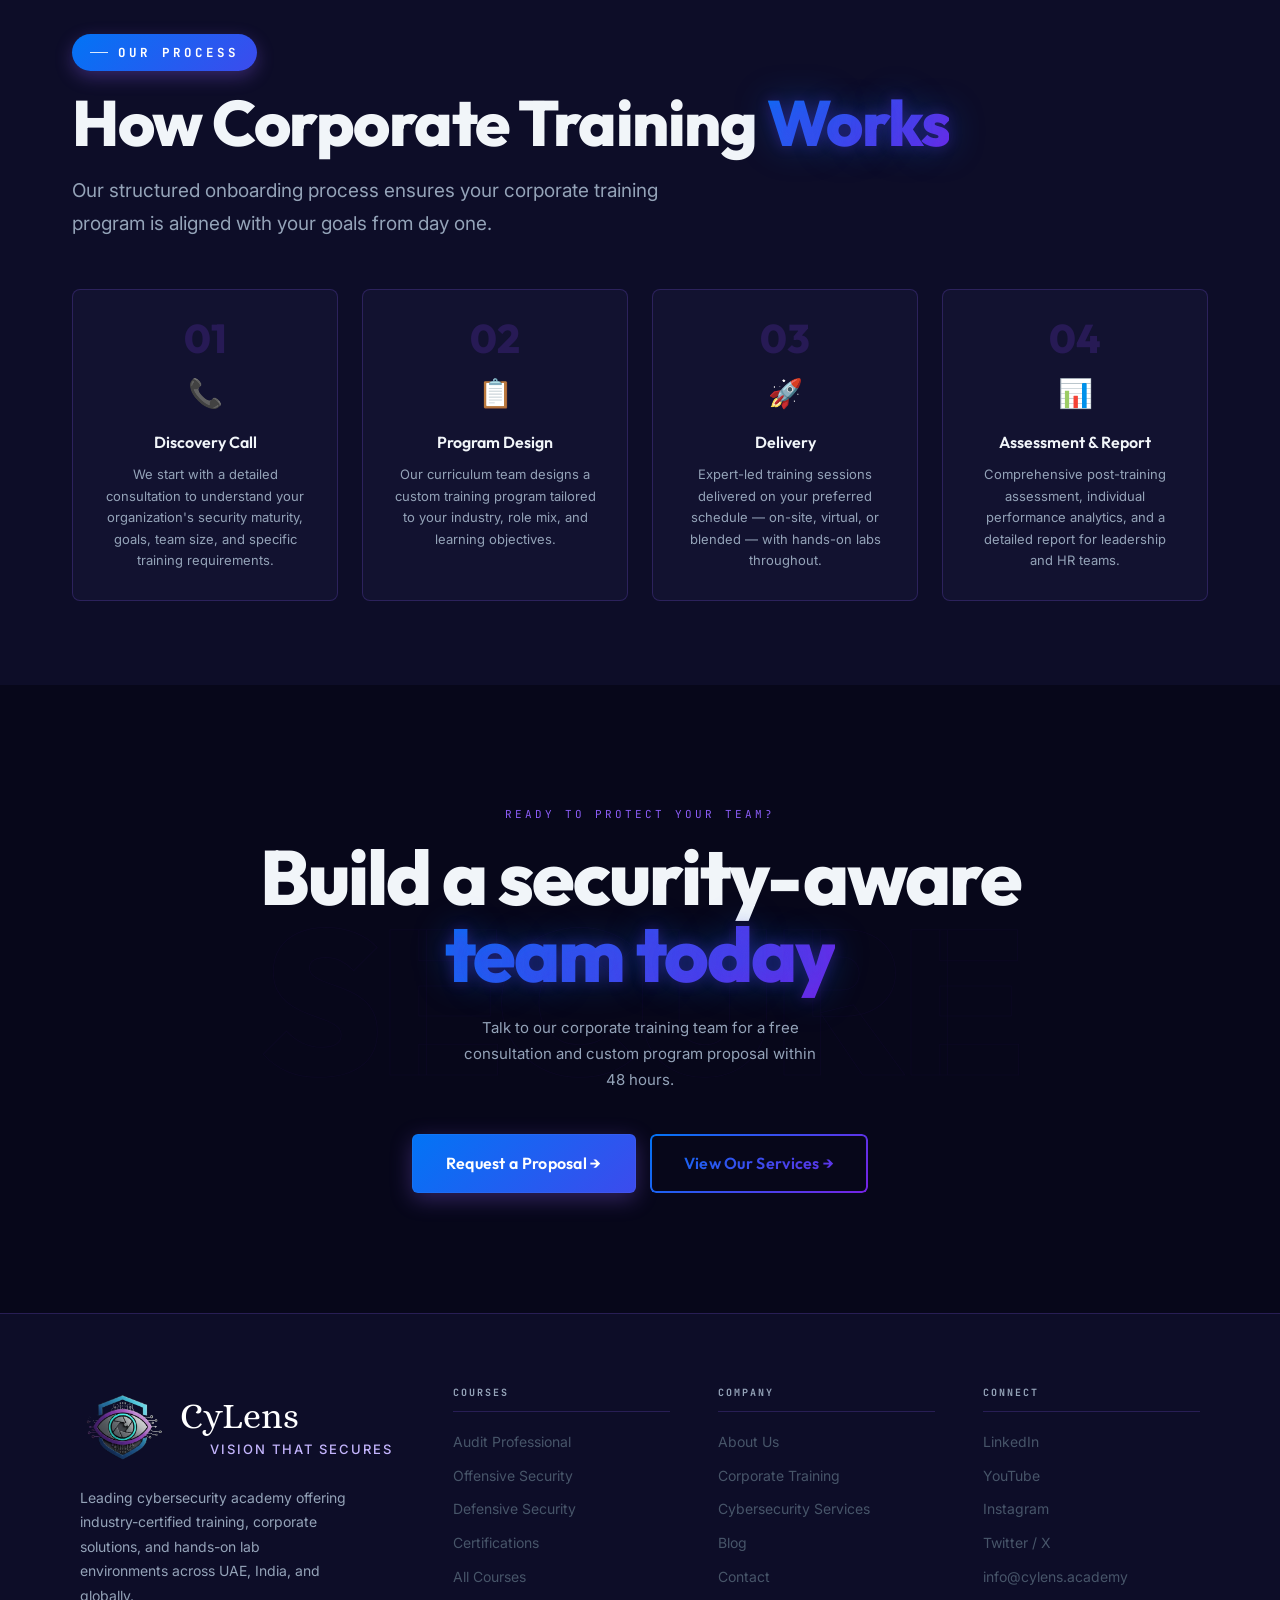
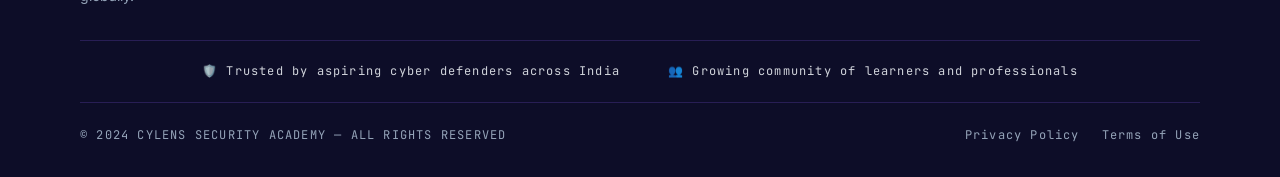
<file: corporate.html>
<!DOCTYPE html>
<html lang="en">
<head>
  <meta charset="UTF-8"/>
  <meta name="viewport" content="width=device-width, initial-scale=1.0"/>
  <title>Corporate Training — CyLens</title>
  <link rel="preconnect" href="https://fonts.googleapis.com"/>
  <link rel="preconnect" href="https://fonts.gstatic.com" crossorigin/>
  <link href="https://fonts.googleapis.com/css2?family=Outfit:wght@300;400;600;700;800&family=Inter:wght@400;500&family=JetBrains+Mono:wght@400;500&display=swap" rel="stylesheet"/>
  <link rel="stylesheet" href="css/style.css"/>
</head>
<body>

<!-- ── NAVIGATION ── -->
<nav class="nav" id="main-nav">
  <a href="index.html" class="nav-logo">
    <img src="img/cylens-logo.png" alt="CyLens Logo" class="nav-logo-img"/>
    <div class="logo-text-wrap">
      <span class="logo-text">CyLens</span>
      <span class="logo-tagline">Vision That Secures</span>
    </div>
  </a>

  <nav class="nav-links" id="nav-links">
    <div class="nav-item">
      <a href="index.html" class="nav-link">Home</a>
    </div>
    <div class="nav-item has-dropdown">
      <button class="nav-trigger">Courses <span class="caret">▼</span></button>
      <div class="dropdown">
        <a href="courses.html">Audit Course</a>
        <a href="courses.html">Offensive Security</a>
        <a href="courses.html">Defensive Security</a>
      </div>
    </div>
    <div class="nav-item has-dropdown">
      <button class="nav-trigger">Services <span class="caret">▼</span></button>
      <div class="dropdown">
        <a href="services.html">Penetration Testing</a>
        <a href="services.html">Security Audit</a>
        <a href="services.html">SOC Services</a>
        <a href="services.html">Consulting</a>
      </div>
    </div>
    <div class="nav-item">
      <a href="blogs.html" class="nav-link">Blogs</a>
    </div>
    <div class="nav-item">
      <a href="about.html" class="nav-link">About Us</a>
    </div>
  </nav>

  <a href="contact.html" class="btn-cta">Connect with Sales →</a>
  <div class="nav-ham" id="nav-ham"><span></span><span></span><span></span></div>
</nav>

<!-- ── PAGE HERO ── -->
<div class="page-hero">
  <div class="breadcrumb">
    <a href="index.html">Home</a>
    <span>/</span>
    <span>Corporate Training</span>
  </div>
  <h1>Corporate<br>Training</h1>
  <p class="purple-sub">Secure Your Team. Protect Your Organization.</p>
  <p class="sub-text">Purpose-built cybersecurity training programs for enterprise teams — customized to your industry, tailored to your risk profile, and designed to deliver real security outcomes.</p>
</div>

<!-- ── BENEFITS ── -->
<section class="section">
  <div class="reveal" style="margin-bottom:48px;">
    <div class="s-label">Why Choose Us</div>
    <h2 class="s-title">Corporate Training <span class="cyan">Benefits</span></h2>
    <p class="s-sub">Our enterprise training programs are designed to build team-wide security awareness and create a culture of proactive defense within your organization.</p>
  </div>
  <div class="corp-benefits">
    <div class="corp-ben reveal">
      <span class="corp-icon">🎯</span>
      <div class="corp-title">Customized Programs</div>
      <p class="corp-desc">Training tailored to your industry, technology stack, compliance requirements, and specific threat landscape.</p>
    </div>
    <div class="corp-ben reveal reveal-d1">
      <span class="corp-icon">👥</span>
      <div class="corp-title">Expert Trainers</div>
      <p class="corp-desc">Delivered by certified practitioners with real-world experience in enterprise security operations and incident response.</p>
    </div>
    <div class="corp-ben reveal reveal-d2">
      <span class="corp-icon">🕐</span>
      <div class="corp-title">Flexible Delivery</div>
      <p class="corp-desc">On-site, virtual, or hybrid delivery options. Schedule around your business operations with minimal disruption.</p>
    </div>
    <div class="corp-ben reveal">
      <span class="corp-icon">🏅</span>
      <div class="corp-title">Certification Pathways</div>
      <p class="corp-desc">Structured learning paths aligned with industry certifications including ISO 27001, CEH, CompTIA, and more.</p>
    </div>
    <div class="corp-ben reveal reveal-d1">
      <span class="corp-icon">💻</span>
      <div class="corp-title">Hands-on Labs</div>
      <p class="corp-desc">Practical, scenario-based exercises using real tools in isolated environments that mirror your production setup.</p>
    </div>
    <div class="corp-ben reveal reveal-d2">
      <span class="corp-icon">📊</span>
      <div class="corp-title">Post-Training Support</div>
      <p class="corp-desc">Ongoing mentorship, progress tracking, and performance assessment to ensure knowledge retention and application.</p>
    </div>
  </div>
</section>

<!-- ── INDUSTRIES ── -->
<section class="section section-dark">
  <div class="reveal" style="margin-bottom:48px;text-align:center;">
    <div class="s-label" style="justify-content:center;">Industries We Serve</div>
    <h2 class="s-title" style="text-align:center;">Securing Every <span class="purple">Industry</span></h2>
    <p class="s-sub" style="text-align:center;margin:0 auto;">We deliver specialized training aligned with the unique compliance, regulatory, and threat requirements of each sector.</p>
  </div>
  <div class="industries-grid">
    <div class="ind-box reveal">
      <span class="ind-icon">🏦</span>
      <span>Banking &amp; Finance</span>
    </div>
    <div class="ind-box reveal reveal-d1">
      <span class="ind-icon">🏥</span>
      <span>Healthcare</span>
    </div>
    <div class="ind-box reveal reveal-d2">
      <span class="ind-icon">🏛️</span>
      <span>Government</span>
    </div>
    <div class="ind-box reveal">
      <span class="ind-icon">📡</span>
      <span>Telecom</span>
    </div>
    <div class="ind-box reveal reveal-d1">
      <span class="ind-icon">🛒</span>
      <span>Retail &amp; E-Commerce</span>
    </div>
    <div class="ind-box reveal reveal-d2">
      <span class="ind-icon">⚡</span>
      <span>Energy &amp; Utilities</span>
    </div>
  </div>
</section>

<!-- ── PACKAGES ── -->
<section class="section">
  <div class="reveal" style="margin-bottom:48px;text-align:center;">
    <div class="s-label" style="justify-content:center;">Training Packages</div>
    <h2 class="s-title" style="text-align:center;">Choose Your <span class="cyan">Plan</span></h2>
    <p class="s-sub" style="text-align:center;margin:0 auto;">Flexible packages designed to fit teams of any size. All plans include access to our expert instructors and hands-on lab environments.</p>
  </div>
  <div class="packages-grid">

    <!-- Starter -->
    <div class="pkg reveal">
      <div class="pkg-name">Starter</div>
      <p class="pkg-desc">Perfect for small teams looking to build foundational security awareness across the organization.</p>
      <ul class="pkg-features">
        <li>Up to 10 employees</li>
        <li>Basic security awareness training</li>
        <li>1 course module</li>
        <li>Email support</li>
        <li>Digital certificate of completion</li>
        <li>Access to learning resources</li>
      </ul>
      <a href="contact.html" class="btn-outline" style="display:block;text-align:center;">Get Started →</a>
    </div>

    <!-- Professional (Featured) -->
    <div class="pkg featured reveal reveal-d1">
      <div class="pkg-popular">MOST POPULAR</div>
      <div class="pkg-name" style="color:var(--purple-light);">Professional</div>
      <p class="pkg-desc">The most popular choice for mid-size organizations building a security-aware workforce.</p>
      <ul class="pkg-features">
        <li>Up to 50 employees</li>
        <li>Advanced security curriculum</li>
        <li>3 course modules</li>
        <li>Dedicated mentor</li>
        <li>Priority support</li>
        <li>Live Q&amp;A sessions</li>
        <li>Progress tracking dashboard</li>
      </ul>
      <a href="contact.html" class="btn-primary" style="display:flex;justify-content:center;">Get Started →</a>
    </div>

    <!-- Enterprise -->
    <div class="pkg reveal reveal-d2">
      <div class="pkg-name">Enterprise</div>
      <p class="pkg-desc">Fully customized training solutions for large enterprises with complex security training needs.</p>
      <ul class="pkg-features">
        <li>Unlimited employees</li>
        <li>Fully custom program design</li>
        <li>All course modules</li>
        <li>1-on-1 coaching sessions</li>
        <li>SLA-backed support</li>
        <li>On-site delivery option</li>
        <li>Executive reporting &amp; analytics</li>
      </ul>
      <a href="contact.html" class="btn-cyan" style="display:flex;justify-content:center;">Contact Sales →</a>
    </div>

  </div>
</section>

<!-- ── PROCESS: HOW CORPORATE TRAINING WORKS ── -->
<section class="section section-dark">
  <div class="reveal" style="margin-bottom:48px;">
    <div class="s-label">Our Process</div>
    <h2 class="s-title">How Corporate Training <span class="purple">Works</span></h2>
    <p class="s-sub">Our structured onboarding process ensures your corporate training program is aligned with your goals from day one.</p>
  </div>
  <div class="corp-process">
    <div class="cp-step reveal">
      <div class="cp-num">01</div>
      <span class="cp-icon">📞</span>
      <div class="cp-title">Discovery Call</div>
      <p class="cp-desc">We start with a detailed consultation to understand your organization's security maturity, goals, team size, and specific training requirements.</p>
    </div>
    <div class="cp-step reveal reveal-d1">
      <div class="cp-num">02</div>
      <span class="cp-icon">📋</span>
      <div class="cp-title">Program Design</div>
      <p class="cp-desc">Our curriculum team designs a custom training program tailored to your industry, role mix, and learning objectives.</p>
    </div>
    <div class="cp-step reveal reveal-d2">
      <div class="cp-num">03</div>
      <span class="cp-icon">🚀</span>
      <div class="cp-title">Delivery</div>
      <p class="cp-desc">Expert-led training sessions delivered on your preferred schedule — on-site, virtual, or blended — with hands-on labs throughout.</p>
    </div>
    <div class="cp-step reveal reveal-d3">
      <div class="cp-num">04</div>
      <span class="cp-icon">📊</span>
      <div class="cp-title">Assessment &amp; Report</div>
      <p class="cp-desc">Comprehensive post-training assessment, individual performance analytics, and a detailed report for leadership and HR teams.</p>
    </div>
  </div>
</section>

<!-- ── CTA ── -->
<section id="page-cta">
  <span class="cta-label">Ready to Protect Your Team?</span>
  <h2 class="cta-title s-title">Build a security-aware<br><span class="cyan">team today</span></h2>
  <p class="cta-sub">Talk to our corporate training team for a free consultation and custom program proposal within 48 hours.</p>
  <div class="cta-btns">
    <a href="contact.html" class="btn-primary">Request a Proposal →</a>
    <a href="services.html" class="btn-outline">View Our Services →</a>
  </div>
</section>

<!-- ── FOOTER ── -->
<footer>
  <div class="footer-grid">
    <div>
      <a href="index.html" class="footer-logo">
        <img src="img/cylens-logo.png" alt="CyLens Logo" class="nav-logo-img"/>
        <div class="logo-text-wrap">
          <span class="logo-text">CyLens</span>
          <span class="logo-tagline">Vision That Secures</span>
        </div>
      </a>
      <p class="footer-about">Leading cybersecurity academy offering industry-certified training, corporate solutions, and hands-on lab environments across UAE, India, and globally.</p>
    </div>
    <div class="footer-col">
      <h4>Courses</h4>
      <a href="courses.html">Audit Professional</a>
      <a href="courses.html">Offensive Security</a>
      <a href="courses.html">Defensive Security</a>
      <a href="courses.html">Certifications</a>
      <a href="courses.html">All Courses</a>
    </div>
    <div class="footer-col">
      <h4>Company</h4>
      <a href="about.html">About Us</a>
      <a href="corporate.html">Corporate Training</a>
      <a href="services.html">Cybersecurity Services</a>
      <a href="blogs.html">Blog</a>
      <a href="contact.html">Contact</a>
    </div>
    <div class="footer-col">
      <h4>Connect</h4>
      <a href="#">LinkedIn</a>
      <a href="#">YouTube</a>
      <a href="#">Instagram</a>
      <a href="#">Twitter / X</a>
      <a href="mailto:info@cylens.academy">info@cylens.academy</a>
    </div>
  </div>
  <div class="footer-trust">
    <div class="footer-trust-item">🛡️ Trusted by aspiring cyber defenders across India</div>
    <div class="footer-trust-item">👥 Growing community of learners and professionals</div>
  </div>
  <div class="footer-bottom">
    <span class="footer-copy">© 2024 CYLENS SECURITY ACADEMY — ALL RIGHTS RESERVED</span>
    <div class="footer-legal">
      <a href="#">Privacy Policy</a>
      <a href="#">Terms of Use</a>
    </div>
  </div>
</footer>

<script src="js/main.js"></script>
</body>
</html>
</file>
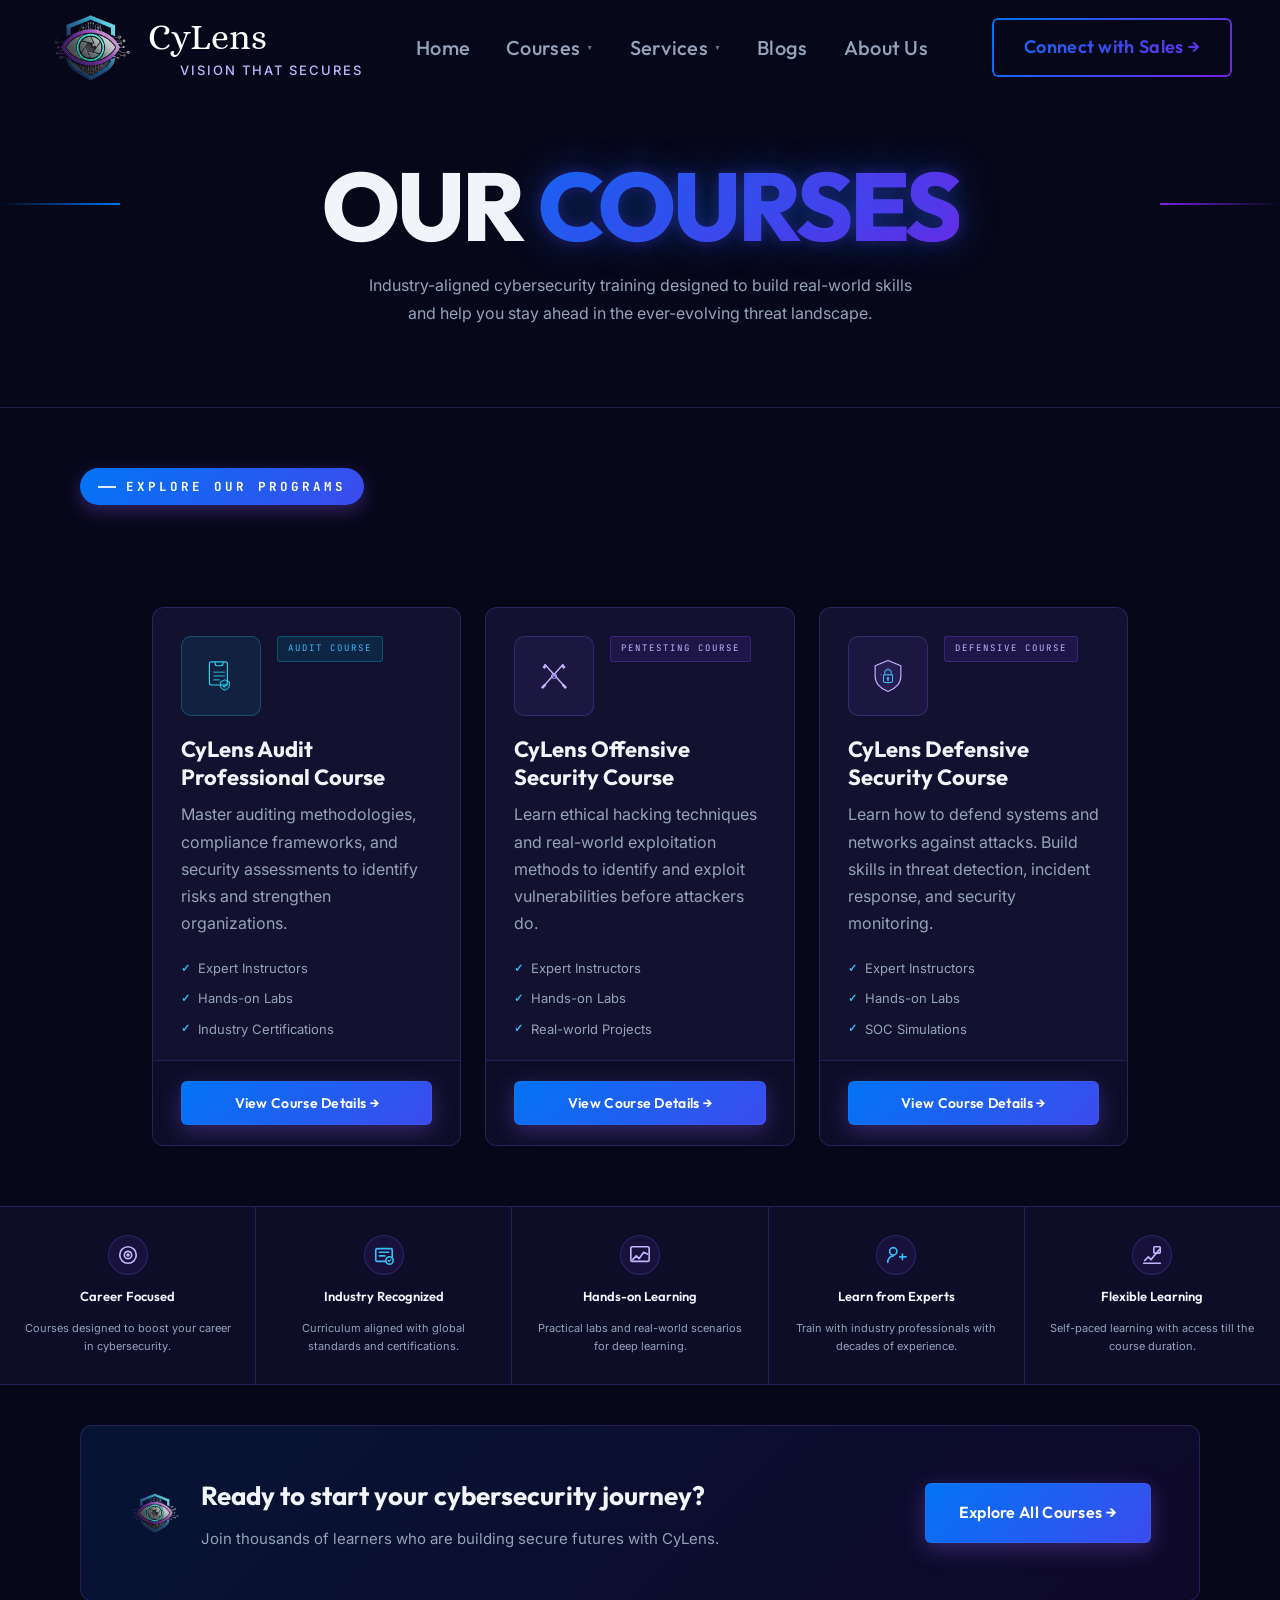
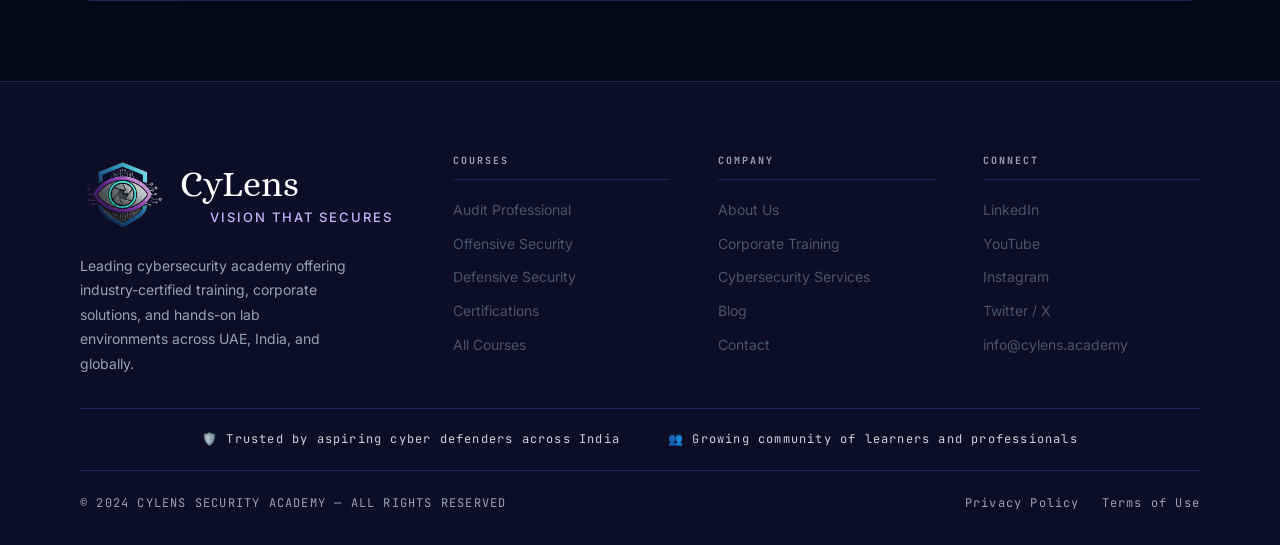
<file: courses.html>
<!DOCTYPE html>
<html lang="en">
<head>
  <meta charset="UTF-8"/>
  <meta name="viewport" content="width=device-width, initial-scale=1.0"/>
  <title>Courses — CyLens</title>
  <link rel="preconnect" href="https://fonts.googleapis.com"/>
  <link rel="preconnect" href="https://fonts.gstatic.com" crossorigin/>
  <link href="https://fonts.googleapis.com/css2?family=Outfit:wght@300;400;600;700;800&family=Inter:wght@400;500&family=JetBrains+Mono:wght@400;500&display=swap" rel="stylesheet"/>
  <link rel="stylesheet" href="css/style.css"/>
</head>
<body>

<!-- ── NAVIGATION ── -->
<nav class="nav" id="main-nav">
  <a href="index.html" class="nav-logo">
    <img src="img/cylens-logo.png" alt="CyLens Logo" class="nav-logo-img"/>
    <div class="logo-text-wrap">
      <span class="logo-text">CyLens</span>
      <span class="logo-tagline">Vision That Secures</span>
    </div>
  </a>

  <nav class="nav-links" id="nav-links">
    <div class="nav-item">
      <a href="index.html" class="nav-link">Home</a>
    </div>
    <div class="nav-item has-dropdown">
      <button class="nav-trigger">Courses <span class="caret">▼</span></button>
      <div class="dropdown">
        <a href="courses.html">Audit Course</a>
        <a href="courses.html">Offensive Security</a>
        <a href="courses.html">Defensive Security</a>
      </div>
    </div>
    <div class="nav-item has-dropdown">
      <button class="nav-trigger">Services <span class="caret">▼</span></button>
      <div class="dropdown">
        <a href="services.html">Penetration Testing</a>
        <a href="services.html">Security Audit</a>
        <a href="services.html">SOC Services</a>
        <a href="services.html">Consulting</a>
      </div>
    </div>
    <div class="nav-item">
      <a href="blogs.html" class="nav-link">Blogs</a>
    </div>
    <div class="nav-item">
      <a href="about.html" class="nav-link">About Us</a>
    </div>
  </nav>

  <a href="contact.html" class="btn-cta">Connect with Sales →</a>
  <div class="nav-ham" id="nav-ham"><span></span><span></span><span></span></div>
</nav>

<!-- ── COURSES HERO ── -->
<div class="courses-hero">
  <h1>OUR <span class="gradient-text-pc">COURSES</span></h1>
  <p>Industry-aligned cybersecurity training designed to build real-world skills and help you stay ahead in the ever-evolving threat landscape.</p>
</div>

<!-- EXPLORE LABEL -->
<div class="courses-explore-label">
  <div class="s-label" style="display:inline-flex;">Explore Our Programs</div>
</div>

<!-- ── COURSES GRID ── -->
<section class="section" style="padding-top:0;padding-bottom:0;">
  <div class="courses-grid">

    <!-- Card 1: Audit -->
    <div class="course-card reveal" data-cat="audit">
      <div class="cc-icon-wrap">
        <div class="cc-icon" style="width:80px;height:80px;background:rgba(34,211,238,0.08);border-color:rgba(34,211,238,0.25);">
          <svg viewBox="0 0 56 56" fill="none" xmlns="http://www.w3.org/2000/svg">
            <rect x="10" y="6" width="28" height="36" rx="3" stroke="#22d3ee" stroke-width="1.8"/>
            <path d="M19 6v3a3 3 0 0 0 3 3h6a3 3 0 0 0 3-3V6" stroke="#22d3ee" stroke-width="1.8"/>
            <line x1="16" y1="22" x2="34" y2="22" stroke="#22d3ee" stroke-width="1.4"/>
            <line x1="16" y1="28" x2="34" y2="28" stroke="#22d3ee" stroke-width="1.4"/>
            <line x1="16" y1="34" x2="26" y2="34" stroke="#22d3ee" stroke-width="1.4"/>
            <!-- Shield badge with checkmark -->
            <path d="M34 34l7 3v6c0 3.5-3 6-7 7-4-1-7-3.5-7-7v-6l7-3z" fill="rgba(34,211,238,0.12)" stroke="#22d3ee" stroke-width="1.5" stroke-linejoin="round"/>
            <path d="M31 43l2 2 4-4" stroke="#22d3ee" stroke-width="1.6" stroke-linecap="round" stroke-linejoin="round"/>
          </svg>
        </div>
        <span class="badge badge-cyan">AUDIT COURSE</span>
      </div>
      <div class="cc-body">
        <div class="cc-title">CyLens Audit Professional Course</div>
        <p class="cc-desc">Master auditing methodologies, compliance frameworks, and security assessments to identify risks and strengthen organizations.</p>
        <ul class="cc-features">
          <li class="cc-feature">Expert Instructors</li>
          <li class="cc-feature">Hands-on Labs</li>
          <li class="cc-feature">Industry Certifications</li>
        </ul>
      </div>
      <div class="cc-footer">
        <button class="btn-primary btn-view-detail" type="button">View Course Details →</button>
      </div>
    </div>

    <!-- Card 2: Offensive -->
    <div class="course-card reveal reveal-d1" data-cat="offensive">
      <div class="cc-icon-wrap">
        <div class="cc-icon" style="width:80px;height:80px;background:rgba(139,92,246,0.08);border-color:rgba(139,92,246,0.25);">
          <svg viewBox="0 0 56 56" fill="none" xmlns="http://www.w3.org/2000/svg">
            <!-- Sword 1 (top-left to bottom-right) -->
            <line x1="10" y1="46" x2="42" y2="10" stroke="#c4b5fd" stroke-width="2.2" stroke-linecap="round"/>
            <polygon points="42,10 46,14 43,17 39,13" fill="#c4b5fd"/>
            <rect x="8" y="42" width="8" height="4" rx="1" fill="#c4b5fd" transform="rotate(-45 12 44)"/>
            <!-- Sword 2 (top-right to bottom-left) -->
            <line x1="46" y1="46" x2="14" y2="10" stroke="#c4b5fd" stroke-width="2.2" stroke-linecap="round"/>
            <polygon points="14,10 10,14 13,17 17,13" fill="#c4b5fd"/>
            <rect x="40" y="42" width="8" height="4" rx="1" fill="#c4b5fd" transform="rotate(45 44 44)"/>
            <circle cx="28" cy="28" r="4" fill="rgba(139,92,246,0.3)" stroke="#c4b5fd" stroke-width="1.2"/>
          </svg>
        </div>
        <span class="badge badge-purple">PENTESTING COURSE</span>
      </div>
      <div class="cc-body">
        <div class="cc-title">CyLens Offensive Security Course</div>
        <p class="cc-desc">Learn ethical hacking techniques and real-world exploitation methods to identify and exploit vulnerabilities before attackers do.</p>
        <ul class="cc-features">
          <li class="cc-feature">Expert Instructors</li>
          <li class="cc-feature">Hands-on Labs</li>
          <li class="cc-feature">Real-world Projects</li>
        </ul>
      </div>
      <div class="cc-footer">
        <button class="btn-primary btn-view-detail" type="button">View Course Details →</button>
      </div>
    </div>

    <!-- Card 3: Defensive -->
    <div class="course-card reveal reveal-d2" data-cat="defensive">
      <div class="cc-icon-wrap">
        <div class="cc-icon" style="width:80px;height:80px;background:rgba(139,92,246,0.08);border-color:rgba(139,92,246,0.25);">
          <svg viewBox="0 0 56 56" fill="none" xmlns="http://www.w3.org/2000/svg">
            <!-- Shield -->
            <path d="M28 4L8 12v16c0 11 8 20 20 24 12-4 20-13 20-24V12L28 4z" fill="rgba(139,92,246,0.1)" stroke="#c4b5fd" stroke-width="1.8" stroke-linejoin="round"/>
            <!-- Grid lines inside shield -->
            <line x1="28" y1="14" x2="28" y2="44" stroke="#c4b5fd" stroke-width="1" stroke-dasharray="3 3" opacity=".5"/>
            <line x1="16" y1="26" x2="40" y2="26" stroke="#c4b5fd" stroke-width="1" stroke-dasharray="3 3" opacity=".5"/>
            <!-- Padlock -->
            <rect x="21" y="26" width="14" height="12" rx="2" stroke="#38bdf8" stroke-width="1.6"/>
            <path d="M23 26v-3a5 5 0 0 1 10 0v3" stroke="#38bdf8" stroke-width="1.6" stroke-linecap="round"/>
            <circle cx="28" cy="32" r="2" fill="#38bdf8"/>
            <line x1="28" y1="34" x2="28" y2="36" stroke="#38bdf8" stroke-width="1.4" stroke-linecap="round"/>
          </svg>
        </div>
        <span class="badge badge-purple">DEFENSIVE COURSE</span>
      </div>
      <div class="cc-body">
        <div class="cc-title">CyLens Defensive Security Course</div>
        <p class="cc-desc">Learn how to defend systems and networks against attacks. Build skills in threat detection, incident response, and security monitoring.</p>
        <ul class="cc-features">
          <li class="cc-feature">Expert Instructors</li>
          <li class="cc-feature">Hands-on Labs</li>
          <li class="cc-feature">SOC Simulations</li>
        </ul>
      </div>
      <div class="cc-footer">
        <button class="btn-primary btn-view-detail" type="button">View Course Details →</button>
      </div>
    </div>

  </div>
</section>

<!-- ── COURSE FEATURES BAR ── -->
<div class="course-features-bar">
  <div class="cfb-item reveal">
    <div class="cfb-icon">
      <svg viewBox="0 0 24 24" fill="none" stroke="#c4b5fd" stroke-width="1.8" stroke-linecap="round" stroke-linejoin="round">
        <circle cx="12" cy="12" r="9"/><circle cx="12" cy="12" r="4"/><circle cx="12" cy="12" r="1" fill="#c4b5fd"/>
      </svg>
    </div>
    <div class="cfb-title">Career Focused</div>
    <div class="cfb-desc">Courses designed to boost your career in cybersecurity.</div>
  </div>
  <div class="cfb-item reveal reveal-d1">
    <div class="cfb-icon">
      <svg viewBox="0 0 24 24" fill="none" stroke="#38bdf8" stroke-width="1.8" stroke-linecap="round" stroke-linejoin="round">
        <rect x="3" y="5" width="18" height="14" rx="1.5"/><line x1="7" y1="9" x2="17" y2="9"/><line x1="7" y1="13" x2="13" y2="13"/>
        <circle cx="18" cy="18" r="4" fill="#0d0d28" stroke="#38bdf8"/>
        <path d="M16.5 18l1 1 2-2" stroke="#38bdf8" stroke-width="1.4"/>
      </svg>
    </div>
    <div class="cfb-title">Industry Recognized</div>
    <div class="cfb-desc">Curriculum aligned with global standards and certifications.</div>
  </div>
  <div class="cfb-item reveal reveal-d2">
    <div class="cfb-icon">
      <svg viewBox="0 0 24 24" fill="none" stroke="#c4b5fd" stroke-width="1.8" stroke-linecap="round" stroke-linejoin="round">
        <polyline points="4,17 8,13 11,16 16,9 20,11"/><rect x="2" y="3" width="20" height="16" rx="1.5"/>
      </svg>
    </div>
    <div class="cfb-title">Hands-on Learning</div>
    <div class="cfb-desc">Practical labs and real-world scenarios for deep learning.</div>
  </div>
  <div class="cfb-item reveal reveal-d3">
    <div class="cfb-icon">
      <svg viewBox="0 0 24 24" fill="none" stroke="#38bdf8" stroke-width="1.8" stroke-linecap="round" stroke-linejoin="round">
        <circle cx="9" cy="8" r="4"/><path d="M3 20c0-4 2.7-7 6-7"/><line x1="16" y1="14" x2="23" y2="14"/><line x1="19" y1="11" x2="19" y2="17"/>
      </svg>
    </div>
    <div class="cfb-title">Learn from Experts</div>
    <div class="cfb-desc">Train with industry professionals with decades of experience.</div>
  </div>
  <div class="cfb-item reveal reveal-d4">
    <div class="cfb-icon">
      <svg viewBox="0 0 24 24" fill="none" stroke="#c4b5fd" stroke-width="1.8" stroke-linecap="round" stroke-linejoin="round">
        <polyline points="4,18 8,14 11,17 20,6"/><line x1="3" y1="21" x2="21" y2="21"/>
        <rect x="14" y="3" width="7" height="7" rx="1"/>
      </svg>
    </div>
    <div class="cfb-title">Flexible Learning</div>
    <div class="cfb-desc">Self-paced learning with access till the course duration.</div>
  </div>
</div>

<!-- ── COURSES CTA ── -->
<div class="courses-cta reveal">
  <div style="display:flex;align-items:center;gap:20px;">
    <img src="img/cylens-logo.png" alt="CyLens" style="width:52px;height:52px;object-fit:contain;flex-shrink:0;"/>
    <div>
      <h3>Ready to start your cybersecurity journey?</h3>
      <p>Join thousands of learners who are building secure futures with CyLens.</p>
    </div>
  </div>
  <a href="contact.html" class="btn-primary">Explore All Courses →</a>
</div>

<!-- ── FOOTER ── -->
<footer>
  <div class="footer-grid">
    <div>
      <a href="index.html" class="footer-logo">
        <img src="img/cylens-logo.png" alt="CyLens Logo" class="nav-logo-img"/>
        <div class="logo-text-wrap">
          <span class="logo-text">CyLens</span>
          <span class="logo-tagline">Vision That Secures</span>
        </div>
      </a>
      <p class="footer-about">Leading cybersecurity academy offering industry-certified training, corporate solutions, and hands-on lab environments across UAE, India, and globally.</p>
    </div>
    <div class="footer-col">
      <h4>Courses</h4>
      <a href="courses.html">Audit Professional</a>
      <a href="courses.html">Offensive Security</a>
      <a href="courses.html">Defensive Security</a>
      <a href="courses.html">Certifications</a>
      <a href="courses.html">All Courses</a>
    </div>
    <div class="footer-col">
      <h4>Company</h4>
      <a href="about.html">About Us</a>
      <a href="corporate.html">Corporate Training</a>
      <a href="services.html">Cybersecurity Services</a>
      <a href="blogs.html">Blog</a>
      <a href="contact.html">Contact</a>
    </div>
    <div class="footer-col">
      <h4>Connect</h4>
      <a href="#">LinkedIn</a>
      <a href="#">YouTube</a>
      <a href="#">Instagram</a>
      <a href="#">Twitter / X</a>
      <a href="mailto:info@cylens.academy">info@cylens.academy</a>
    </div>
  </div>
  <div class="footer-trust">
    <div class="footer-trust-item">🛡️ Trusted by aspiring cyber defenders across India</div>
    <div class="footer-trust-item">👥 Growing community of learners and professionals</div>
  </div>
  <div class="footer-bottom">
    <span class="footer-copy">© 2024 CYLENS SECURITY ACADEMY — ALL RIGHTS RESERVED</span>
    <div class="footer-legal">
      <a href="#">Privacy Policy</a>
      <a href="#">Terms of Use</a>
    </div>
  </div>
</footer>

<!-- ── COURSE DETAIL MODAL ── -->
<div class="modal-overlay" id="course-modal-overlay">
  <div class="modal">
    <button class="modal-close" aria-label="Close">✕</button>
    <img src="img/cylens-logo.png" alt="CyLens" class="modal-logo"/>
    <h2 class="modal-title">Get Course Details</h2>
    <p class="modal-sub">Please fill in your details below and our team<br>will get in touch with you.</p>
    <form class="modal-form" novalidate>
      <input type="hidden" name="course" value=""/>
      <!-- Honeypot: hidden from users, bots tend to fill it. If filled, we drop the submission. -->
      <input type="text" name="website" class="hp-field" tabindex="-1" autocomplete="off" aria-hidden="true"/>
      <div class="form-group">
        <label class="form-label">Full Name <span>*</span></label>
        <div class="modal-input-wrap">
          <span class="modal-input-icon">👤</span>
          <input type="text" name="name" class="modal-input" placeholder="Enter your full name" required/>
        </div>
      </div>
      <div class="form-group">
        <label class="form-label">Email Address <span>*</span></label>
        <div class="modal-input-wrap">
          <span class="modal-input-icon">✉️</span>
          <input type="email" name="email" class="modal-input" placeholder="Enter your email address" required/>
        </div>
      </div>
      <div class="form-group">
        <label class="form-label">Phone Number <span>*</span></label>
        <div class="modal-input-wrap">
          <span class="modal-input-icon">📞</span>
          <input type="tel" name="phone" class="modal-input" placeholder="Enter your phone number" required/>
        </div>
      </div>
      <div class="form-group">
        <label class="form-label">Qualification <span>*</span></label>
        <div class="modal-input-wrap">
          <span class="modal-input-icon">🎓</span>
          <input type="text" name="qualification" class="modal-input" placeholder="Enter your qualification" required/>
        </div>
      </div>
      <button type="submit" class="modal-submit">Submit &amp; Get Details →</button>
      <p class="modal-form-status" role="status" aria-live="polite"></p>
      <p class="modal-privacy">🔒 We respect your privacy. Your information is secure with us.</p>
    </form>
  </div>
</div>

<script src="js/main.js"></script>
</body>
</html>
</file>
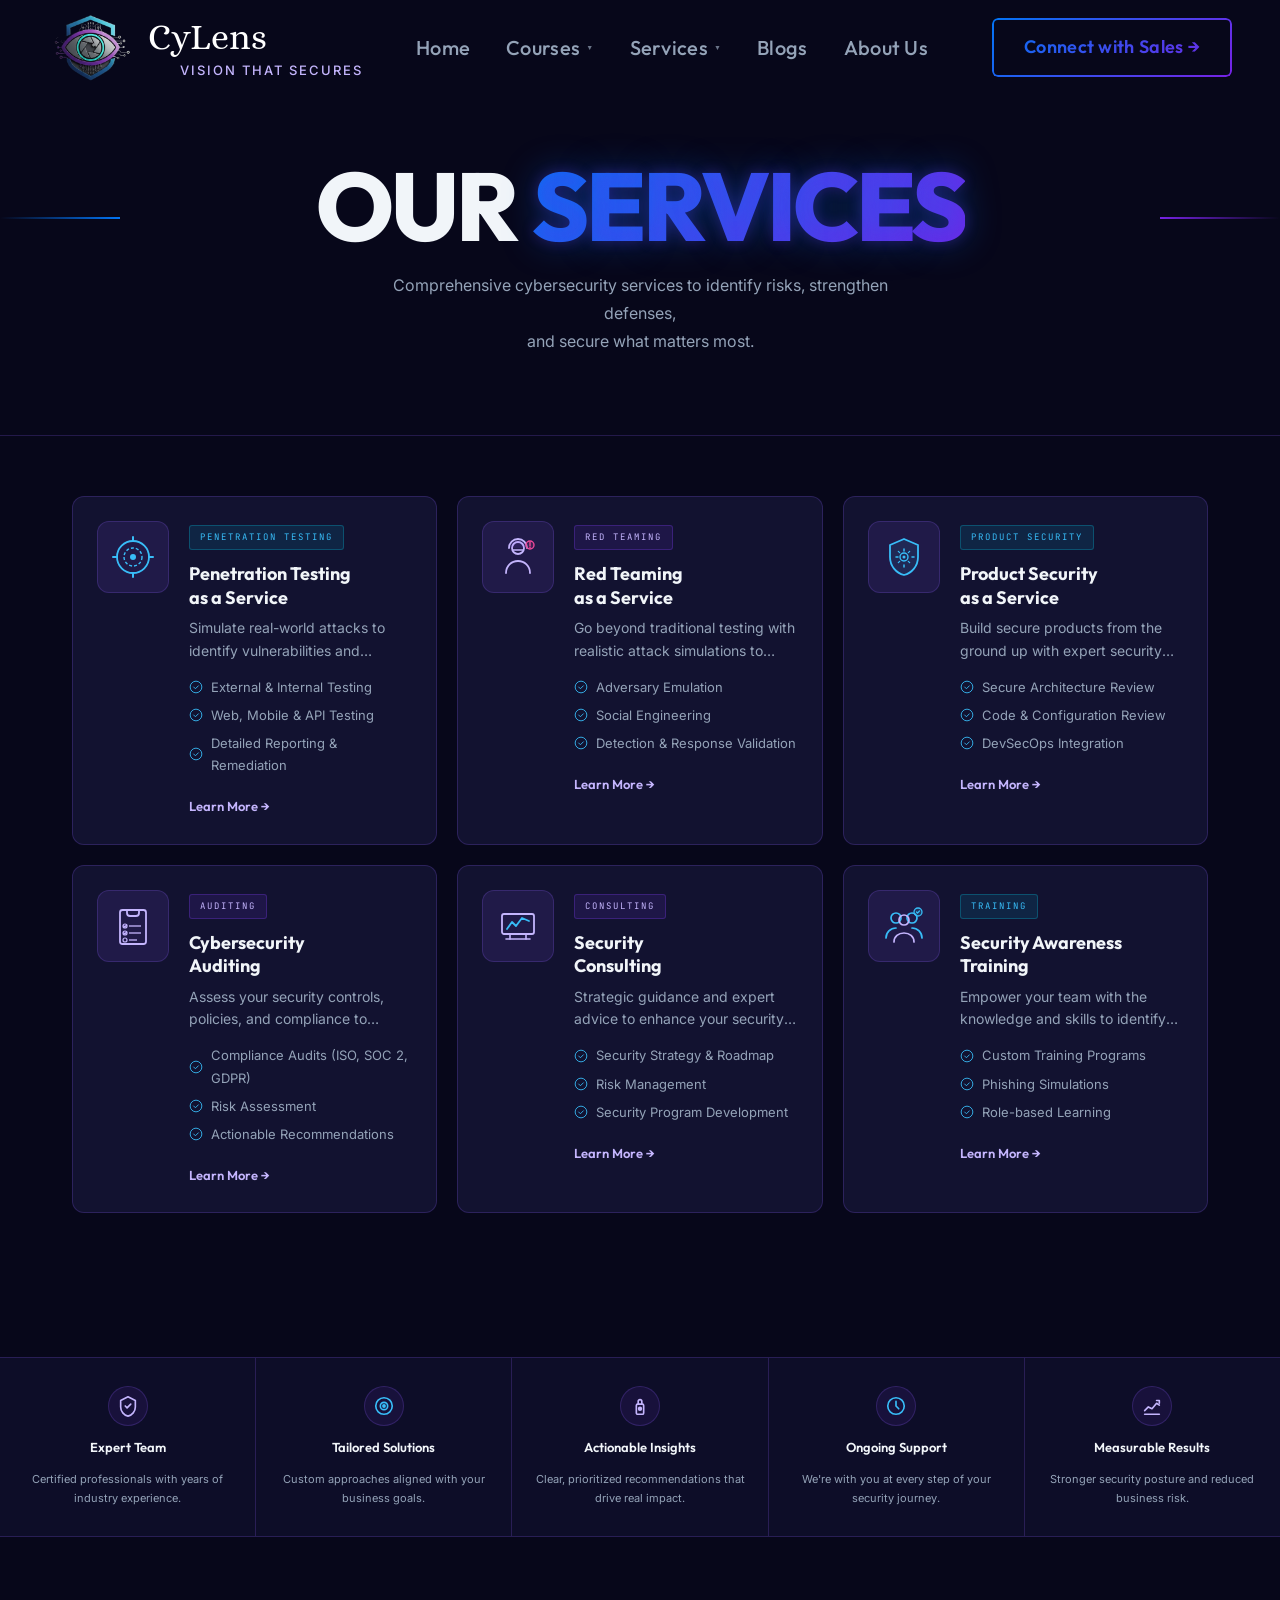
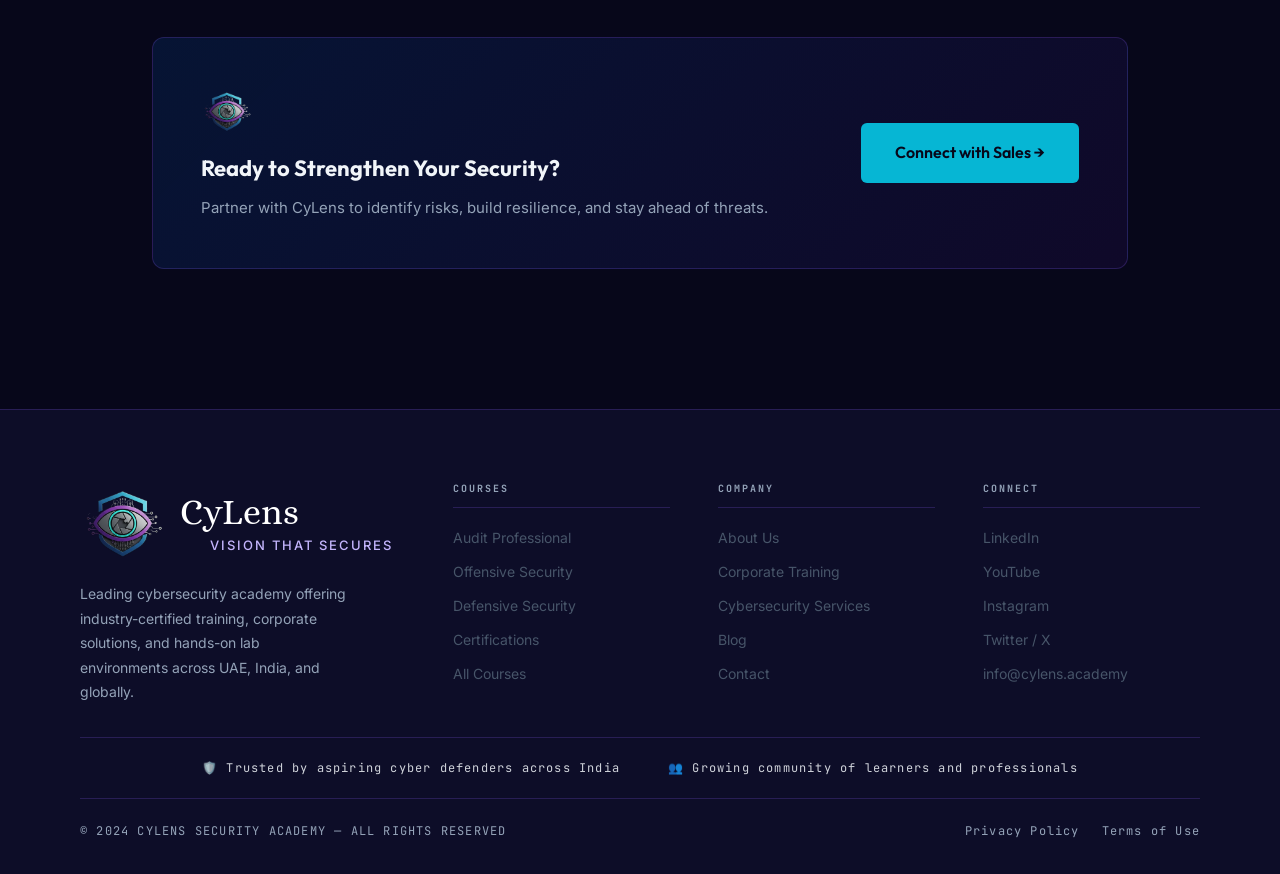
<file: services.html>
<!DOCTYPE html>
<html lang="en">
<head>
  <meta charset="UTF-8"/>
  <meta name="viewport" content="width=device-width, initial-scale=1.0"/>
  <title>Services — CyLens</title>
  <link rel="preconnect" href="https://fonts.googleapis.com"/>
  <link rel="preconnect" href="https://fonts.gstatic.com" crossorigin/>
  <link href="https://fonts.googleapis.com/css2?family=Outfit:wght@300;400;600;700;800&family=Inter:wght@400;500&family=JetBrains+Mono:wght@400;500&display=swap" rel="stylesheet"/>
  <link rel="stylesheet" href="css/style.css"/>
</head>
<body>

<!-- ── NAVIGATION ── -->
<nav class="nav" id="main-nav">
  <a href="index.html" class="nav-logo">
    <img src="img/cylens-logo.png" alt="CyLens Logo" class="nav-logo-img"/>
    <div class="logo-text-wrap">
      <span class="logo-text">CyLens</span>
      <span class="logo-tagline">Vision That Secures</span>
    </div>
  </a>

  <nav class="nav-links" id="nav-links">
    <div class="nav-item">
      <a href="index.html" class="nav-link">Home</a>
    </div>
    <div class="nav-item has-dropdown">
      <button class="nav-trigger">Courses <span class="caret">▼</span></button>
      <div class="dropdown">
        <a href="courses.html">Audit Course</a>
        <a href="courses.html">Offensive Security</a>
        <a href="courses.html">Defensive Security</a>
      </div>
    </div>
    <div class="nav-item has-dropdown">
      <button class="nav-trigger">Services <span class="caret">▼</span></button>
      <div class="dropdown">
        <a href="services.html">Penetration Testing</a>
        <a href="services.html">Security Audit</a>
        <a href="services.html">SOC Services</a>
        <a href="services.html">Consulting</a>
      </div>
    </div>
    <div class="nav-item">
      <a href="blogs.html" class="nav-link">Blogs</a>
    </div>
    <div class="nav-item">
      <a href="about.html" class="nav-link">About Us</a>
    </div>
  </nav>

  <a href="contact.html" class="btn-cta">Connect with Sales →</a>
  <div class="nav-ham" id="nav-ham"><span></span><span></span><span></span></div>
</nav>

<!-- ── SERVICES HERO ── -->
<div class="courses-hero">
  <h1>OUR <span class="gradient-text-pc">SERVICES</span></h1>
  <p>Comprehensive cybersecurity services to identify risks, strengthen defenses,<br>and secure what matters most.</p>
</div>

<!-- ── SERVICES GRID ── -->
<section class="section" style="padding-top:60px;">
  <div class="svc-new-grid">

    <!-- 1: Penetration Testing -->
    <div class="svc-new-card reveal">
      <div class="svc-new-icon">
        <svg viewBox="0 0 44 44" fill="none" xmlns="http://www.w3.org/2000/svg">
          <circle cx="22" cy="22" r="16" stroke="#38bdf8" stroke-width="1.8"/>
          <circle cx="22" cy="22" r="9" stroke="#38bdf8" stroke-width="1.4" stroke-dasharray="3 2"/>
          <circle cx="22" cy="22" r="3" fill="#38bdf8"/>
          <line x1="22" y1="6" x2="22" y2="2" stroke="#38bdf8" stroke-width="2" stroke-linecap="round"/>
          <line x1="22" y1="42" x2="22" y2="38" stroke="#38bdf8" stroke-width="2" stroke-linecap="round"/>
          <line x1="6" y1="22" x2="2" y2="22" stroke="#38bdf8" stroke-width="2" stroke-linecap="round"/>
          <line x1="42" y1="22" x2="38" y2="22" stroke="#38bdf8" stroke-width="2" stroke-linecap="round"/>
        </svg>
      </div>
      <div class="svc-new-body">
        <div class="badge badge-cyan" style="margin-bottom:12px;">Penetration Testing</div>
        <h3 class="svc-new-title">Penetration Testing<br>as a Service</h3>
        <p class="svc-new-desc">Simulate real-world attacks to identify vulnerabilities and strengthen your security posture.</p>
        <ul class="svc-new-list">
          <li>External &amp; Internal Testing</li>
          <li>Web, Mobile &amp; API Testing</li>
          <li>Detailed Reporting &amp; Remediation</li>
        </ul>
        <a href="contact.html" class="svc-learn-more">Learn More →</a>
      </div>
    </div>

    <!-- 2: Red Teaming -->
    <div class="svc-new-card reveal">
      <div class="svc-new-icon">
        <svg viewBox="0 0 44 44" fill="none" xmlns="http://www.w3.org/2000/svg">
          <!-- Hooded figure -->
          <circle cx="22" cy="13" r="6" stroke="#c4b5fd" stroke-width="1.8"/>
          <!-- Hood -->
          <path d="M13 13c0-5 4-9 9-9s9 4 9 9" stroke="#c4b5fd" stroke-width="1.8" stroke-linecap="round" fill="rgba(139,92,246,0.12)"/>
          <path d="M10 38c0-7 5.4-12 12-12s12 5 12 12" stroke="#c4b5fd" stroke-width="1.8" stroke-linecap="round"/>
          <!-- Mask line -->
          <line x1="17" y1="15" x2="27" y2="15" stroke="#c4b5fd" stroke-width="1.3" stroke-linecap="round"/>
          <!-- Threat indicator -->
          <circle cx="34" cy="10" r="4" fill="rgba(236,72,153,0.15)" stroke="#ec4899" stroke-width="1.4"/>
          <line x1="34" y1="7" x2="34" y2="11" stroke="#ec4899" stroke-width="1.4" stroke-linecap="round"/>
          <circle cx="34" cy="12.5" r="0.8" fill="#ec4899"/>
        </svg>
      </div>
      <div class="svc-new-body">
        <div class="badge badge-purple" style="margin-bottom:12px;">Red Teaming</div>
        <h3 class="svc-new-title">Red Teaming<br>as a Service</h3>
        <p class="svc-new-desc">Go beyond traditional testing with realistic attack simulations to assess your true security resilience.</p>
        <ul class="svc-new-list">
          <li>Adversary Emulation</li>
          <li>Social Engineering</li>
          <li>Detection &amp; Response Validation</li>
        </ul>
        <a href="contact.html" class="svc-learn-more">Learn More →</a>
      </div>
    </div>

    <!-- 3: Product Security -->
    <div class="svc-new-card reveal">
      <div class="svc-new-icon">
        <svg viewBox="0 0 44 44" fill="none" xmlns="http://www.w3.org/2000/svg">
          <!-- Shield -->
          <path d="M22 4L8 10v12c0 9 6 16 14 18 8-2 14-9 14-18V10L22 4z" fill="rgba(34,211,238,0.08)" stroke="#38bdf8" stroke-width="1.8" stroke-linejoin="round"/>
          <!-- Gear inside shield -->
          <circle cx="22" cy="22" r="4" stroke="#38bdf8" stroke-width="1.4"/>
          <path d="M22 14v2M22 30v2M14 22h2M30 22h2" stroke="#38bdf8" stroke-width="1.5" stroke-linecap="round"/>
          <path d="M16.3 16.3l1.4 1.4M26.3 26.3l1.4 1.4M16.3 27.7l1.4-1.4M26.3 17.7l1.4-1.4" stroke="#38bdf8" stroke-width="1.2" stroke-linecap="round"/>
          <circle cx="22" cy="22" r="1.5" fill="#38bdf8"/>
        </svg>
      </div>
      <div class="svc-new-body">
        <div class="badge badge-cyan" style="margin-bottom:12px;">Product Security</div>
        <h3 class="svc-new-title">Product Security<br>as a Service</h3>
        <p class="svc-new-desc">Build secure products from the ground up with expert security assessments across the SDLC.</p>
        <ul class="svc-new-list">
          <li>Secure Architecture Review</li>
          <li>Code &amp; Configuration Review</li>
          <li>DevSecOps Integration</li>
        </ul>
        <a href="contact.html" class="svc-learn-more">Learn More →</a>
      </div>
    </div>

    <!-- 4: Cybersecurity Auditing -->
    <div class="svc-new-card reveal">
      <div class="svc-new-icon">
        <svg viewBox="0 0 44 44" fill="none" xmlns="http://www.w3.org/2000/svg">
          <rect x="9" y="6" width="26" height="34" rx="2.5" stroke="#c4b5fd" stroke-width="1.8"/>
          <path d="M16 6v3a3 3 0 0 0 3 3h6a3 3 0 0 0 3-3V6" stroke="#c4b5fd" stroke-width="1.8"/>
          <!-- Checklist items -->
          <circle cx="14" cy="22" r="2" fill="rgba(139,92,246,0.3)" stroke="#c4b5fd" stroke-width="1.2"/>
          <path d="M12.7 22l1 1 2-2" stroke="#c4b5fd" stroke-width="1.2" stroke-linecap="round" stroke-linejoin="round"/>
          <line x1="18" y1="22" x2="30" y2="22" stroke="#c4b5fd" stroke-width="1.3"/>
          <circle cx="14" cy="29" r="2" fill="rgba(139,92,246,0.3)" stroke="#c4b5fd" stroke-width="1.2"/>
          <path d="M12.7 29l1 1 2-2" stroke="#c4b5fd" stroke-width="1.2" stroke-linecap="round" stroke-linejoin="round"/>
          <line x1="18" y1="29" x2="30" y2="29" stroke="#c4b5fd" stroke-width="1.3"/>
          <circle cx="14" cy="36" r="2" stroke="#c4b5fd" stroke-width="1.2"/>
          <line x1="18" y1="36" x2="26" y2="36" stroke="#c4b5fd" stroke-width="1.3"/>
        </svg>
      </div>
      <div class="svc-new-body">
        <div class="badge badge-purple" style="margin-bottom:12px;">Auditing</div>
        <h3 class="svc-new-title">Cybersecurity<br>Auditing</h3>
        <p class="svc-new-desc">Assess your security controls, policies, and compliance to ensure you meet industry standards.</p>
        <ul class="svc-new-list">
          <li>Compliance Audits (ISO, SOC 2, GDPR)</li>
          <li>Risk Assessment</li>
          <li>Actionable Recommendations</li>
        </ul>
        <a href="contact.html" class="svc-learn-more">Learn More →</a>
      </div>
    </div>

    <!-- 5: Security Consulting -->
    <div class="svc-new-card reveal">
      <div class="svc-new-icon">
        <svg viewBox="0 0 44 44" fill="none" xmlns="http://www.w3.org/2000/svg">
          <rect x="6" y="10" width="32" height="20" rx="2" stroke="#c4b5fd" stroke-width="1.8"/>
          <line x1="14" y1="30" x2="14" y2="35" stroke="#c4b5fd" stroke-width="1.6" stroke-linecap="round"/>
          <line x1="30" y1="30" x2="30" y2="35" stroke="#c4b5fd" stroke-width="1.6" stroke-linecap="round"/>
          <line x1="10" y1="35" x2="34" y2="35" stroke="#c4b5fd" stroke-width="1.6" stroke-linecap="round"/>
          <polyline points="11,25 16,18 20,22 26,14 33,17" stroke="#38bdf8" stroke-width="1.8" stroke-linecap="round" stroke-linejoin="round" fill="none"/>
        </svg>
      </div>
      <div class="svc-new-body">
        <div class="badge badge-purple" style="margin-bottom:12px;">Consulting</div>
        <h3 class="svc-new-title">Security<br>Consulting</h3>
        <p class="svc-new-desc">Strategic guidance and expert advice to enhance your security program and reduce business risk.</p>
        <ul class="svc-new-list">
          <li>Security Strategy &amp; Roadmap</li>
          <li>Risk Management</li>
          <li>Security Program Development</li>
        </ul>
        <a href="contact.html" class="svc-learn-more">Learn More →</a>
      </div>
    </div>

    <!-- 6: Security Awareness Training -->
    <div class="svc-new-card reveal">
      <div class="svc-new-icon">
        <svg viewBox="0 0 44 44" fill="none" xmlns="http://www.w3.org/2000/svg">
          <!-- Three people -->
          <circle cx="14" cy="14" r="5" stroke="#38bdf8" stroke-width="1.7"/>
          <path d="M4 34c0-5.5 4.5-10 10-10" stroke="#38bdf8" stroke-width="1.7" stroke-linecap="round"/>
          <circle cx="30" cy="14" r="5" stroke="#38bdf8" stroke-width="1.7"/>
          <path d="M40 34c0-5.5-4.5-10-10-10" stroke="#38bdf8" stroke-width="1.7" stroke-linecap="round"/>
          <circle cx="22" cy="16" r="5" stroke="#c4b5fd" stroke-width="1.7"/>
          <path d="M12 38c0-5.5 4.5-9 10-9s10 3.5 10 9" stroke="#c4b5fd" stroke-width="1.7" stroke-linecap="round"/>
          <!-- Shield badge -->
          <circle cx="36" cy="8" r="4" fill="rgba(34,211,238,0.15)" stroke="#38bdf8" stroke-width="1.3"/>
          <path d="M34.5 8l1 1 2-2" stroke="#38bdf8" stroke-width="1.2" stroke-linecap="round" stroke-linejoin="round"/>
        </svg>
      </div>
      <div class="svc-new-body">
        <div class="badge badge-cyan" style="margin-bottom:12px;">Training</div>
        <h3 class="svc-new-title">Security Awareness<br>Training</h3>
        <p class="svc-new-desc">Empower your team with the knowledge and skills to identify threats and stay secure every day.</p>
        <ul class="svc-new-list">
          <li>Custom Training Programs</li>
          <li>Phishing Simulations</li>
          <li>Role-based Learning</li>
        </ul>
        <a href="contact.html" class="svc-learn-more">Learn More →</a>
      </div>
    </div>

  </div><!-- /.svc-new-grid -->
</section>

<!-- ── FEATURES BAR ── -->
<div class="course-features-bar">
  <div class="cfb-item reveal">
    <div class="cfb-icon">
      <svg viewBox="0 0 24 24" fill="none" stroke="#c4b5fd" stroke-width="1.8" stroke-linecap="round" stroke-linejoin="round">
        <path d="M12 2L4 6v7c0 5 3.5 9 8 10 4.5-1 8-5 8-10V6L12 2z"/>
        <path d="M9 12l2 2 4-4"/>
      </svg>
    </div>
    <strong class="cfb-title">Expert Team</strong>
    <span class="cfb-desc">Certified professionals with years of industry experience.</span>
  </div>
  <div class="cfb-item reveal reveal-d1">
    <div class="cfb-icon">
      <svg viewBox="0 0 24 24" fill="none" stroke="#38bdf8" stroke-width="1.8" stroke-linecap="round" stroke-linejoin="round">
        <circle cx="12" cy="12" r="9"/><circle cx="12" cy="12" r="4"/><circle cx="12" cy="12" r="1.2" fill="#38bdf8"/>
      </svg>
    </div>
    <strong class="cfb-title">Tailored Solutions</strong>
    <span class="cfb-desc">Custom approaches aligned with your business goals.</span>
  </div>
  <div class="cfb-item reveal reveal-d2">
    <div class="cfb-icon">
      <svg viewBox="0 0 24 24" fill="none" stroke="#c4b5fd" stroke-width="1.8" stroke-linecap="round" stroke-linejoin="round">
        <rect x="8" y="10" width="8" height="11" rx="1.5"/>
        <path d="M10 10V7a2 2 0 0 1 4 0v3"/>
        <circle cx="12" cy="15" r="1.5" fill="#c4b5fd"/>
      </svg>
    </div>
    <strong class="cfb-title">Actionable Insights</strong>
    <span class="cfb-desc">Clear, prioritized recommendations that drive real impact.</span>
  </div>
  <div class="cfb-item reveal reveal-d3">
    <div class="cfb-icon">
      <svg viewBox="0 0 24 24" fill="none" stroke="#38bdf8" stroke-width="1.8" stroke-linecap="round" stroke-linejoin="round">
        <circle cx="12" cy="12" r="9"/><polyline points="12,7 12,12 15,15"/>
      </svg>
    </div>
    <strong class="cfb-title">Ongoing Support</strong>
    <span class="cfb-desc">We're with you at every step of your security journey.</span>
  </div>
  <div class="cfb-item reveal reveal-d4">
    <div class="cfb-icon">
      <svg viewBox="0 0 24 24" fill="none" stroke="#c4b5fd" stroke-width="1.8" stroke-linecap="round" stroke-linejoin="round">
        <polyline points="4,17 8,13 12,15 17,9 20,11"/>
        <polyline points="17,6 20,6 20,9"/>
        <line x1="4" y1="21" x2="20" y2="21"/>
      </svg>
    </div>
    <strong class="cfb-title">Measurable Results</strong>
    <span class="cfb-desc">Stronger security posture and reduced business risk.</span>
  </div>
</div>

<!-- ── SERVICES CTA ── -->
<div class="section" style="padding-top:60px;padding-bottom:60px;">
  <div class="courses-cta reveal">
    <div>
      <img src="img/cylens-logo.png" alt="" style="width:52px;height:52px;object-fit:contain;margin-bottom:12px;display:block;"/>
      <h3 style="font-family:'Outfit',sans-serif;font-size:22px;font-weight:700;margin-bottom:8px;">Ready to Strengthen Your Security?</h3>
      <p style="font-size:15px;color:var(--muted);">Partner with CyLens to identify risks, build resilience, and stay ahead of threats.</p>
    </div>
    <a href="contact.html" class="btn-cyan" style="white-space:nowrap;">Connect with Sales →</a>
  </div>
</div>

<!-- ── FOOTER ── -->
<footer>
  <div class="footer-grid">
    <div>
      <a href="index.html" class="footer-logo">
        <img src="img/cylens-logo.png" alt="CyLens Logo" class="nav-logo-img"/>
        <div class="logo-text-wrap">
          <span class="logo-text">CyLens</span>
          <span class="logo-tagline">Vision That Secures</span>
        </div>
      </a>
      <p class="footer-about">Leading cybersecurity academy offering industry-certified training, corporate solutions, and hands-on lab environments across UAE, India, and globally.</p>
    </div>
    <div class="footer-col">
      <h4>Courses</h4>
      <a href="courses.html">Audit Professional</a>
      <a href="courses.html">Offensive Security</a>
      <a href="courses.html">Defensive Security</a>
      <a href="courses.html">Certifications</a>
      <a href="courses.html">All Courses</a>
    </div>
    <div class="footer-col">
      <h4>Company</h4>
      <a href="about.html">About Us</a>
      <a href="corporate.html">Corporate Training</a>
      <a href="services.html">Cybersecurity Services</a>
      <a href="blogs.html">Blog</a>
      <a href="contact.html">Contact</a>
    </div>
    <div class="footer-col">
      <h4>Connect</h4>
      <a href="#">LinkedIn</a>
      <a href="#">YouTube</a>
      <a href="#">Instagram</a>
      <a href="#">Twitter / X</a>
      <a href="mailto:info@cylens.academy">info@cylens.academy</a>
    </div>
  </div>
  <div class="footer-trust">
    <div class="footer-trust-item">🛡️ Trusted by aspiring cyber defenders across India</div>
    <div class="footer-trust-item">👥 Growing community of learners and professionals</div>
  </div>
  <div class="footer-bottom">
    <span class="footer-copy">© 2024 CYLENS SECURITY ACADEMY — ALL RIGHTS RESERVED</span>
    <div class="footer-legal">
      <a href="#">Privacy Policy</a>
      <a href="#">Terms of Use</a>
    </div>
  </div>
</footer>

<script src="js/main.js"></script>
</body>
</html>
</file>
<file: css/style.css>
/* ============================================================
   CYLENS — Global Stylesheet
   Brand: CyLens | "Vision That Secures"
   Colors: Purple/Cyan/Pink on deep-navy dark background
   ============================================================ */

@import url('https://fonts.googleapis.com/css2?family=Alice&display=swap');

/* ── DESIGN TOKENS ── */
:root {
  --bg:           #07071a;
  --surface:      #0d0d28;
  --card:         #121230;
  --purple:       #8b5cf6;
  --purple-light: #c4b5fd;
  --purple-dark:  #6d28d9;
  --cyan:         #06b6d4;
  --cyan-light:   #38bdf8;
  --pink:         #ec4899;
  --text:         #f1f5f9;
  --muted:        #94a3b8;
  --dim:          #475569;
  --border:       rgba(139,92,246,0.22);
  --border2:      rgba(139,92,246,0.55);
  --glow-p:       0 0 36px rgba(139,92,246,0.50);
  --glow-c:       0 0 36px rgba(6,182,212,0.45);
}

/* ── RESET ── */
*, *::before, *::after {
  margin: 0;
  padding: 0;
  box-sizing: border-box;
}
html {
  scroll-behavior: smooth;
  scroll-padding-top: 0;
}
body {
  background: var(--bg);
  color: var(--text);
  font-family: 'Inter', sans-serif;
  font-size: 16px;
  line-height: 1.7;
  overflow-x: hidden;
}

/* ── HOMEPAGE 4-SCREEN LAYOUT ── */
/* Each .screen fills the viewport. Scroll-snap on the html element so
   the page snaps section-by-section while still allowing free scroll
   within a section if its content exceeds the viewport. */
@media (min-width: 1025px) {
  html.snap-home { scroll-snap-type: y proximity; }
  html.snap-home body > .screen,
  html.snap-home body > #hero.screen {
    scroll-snap-align: start;
    scroll-snap-stop: always;
  }
}
.screen { position: relative; }

/* ── The 100vh viewport-fitting + font compression below is DESKTOP-ONLY.
   On tablet & phones (<=1024px) every .screen flows as a normal block and
   the responsive @media blocks near the end of this file own the layout —
   no forced 100vh, no 72px side gutters, no shrunk text. ── */
@media (min-width: 1025px) {
.screen {
  min-height: 100vh;
  display: flex;
  flex-direction: column;
}
/* Screen 1 — hero-main flex-grows to fill space above marquee + stats */
#hero.screen-1 {
  justify-content: flex-start;
  padding: 110px 48px 28px;
  gap: 22px;
  overflow: hidden;
}
#hero.screen-1 .hero-main {
  flex: 1;
  gap: 36px;
  align-items: center;
  align-content: center;
}
#hero.screen-1 h1.hero-title {
  font-size: clamp(40px, 5.2vw, 68px);
  margin-bottom: 20px;
}
#hero.screen-1 .hero-label {
  font-size: 13px;
  margin-bottom: 22px;
}
#hero.screen-1 .hero-desc {
  font-size: 16.5px;
  line-height: 1.7;
  margin-bottom: 26px;
}
/* Coin */
#hero.screen-1 .cy-coin-wrap,
#hero.screen-1 .cy-coin {
  width: clamp(180px, 26vh, 260px);
  height: clamp(180px, 26vh, 260px);
}
#hero.screen-1 .hero-logo-platform {
  width: 70%; margin-top: 8px;
}
/* Security widget — slim padding + smaller gauge + tighter scans/defenses */
#hero.screen-1 .sec-widget {
  padding: 22px 24px;
  border-radius: 14px;
}
#hero.screen-1 .sw-header { margin-bottom: 14px; }
#hero.screen-1 .sw-title { font-size: 12px; letter-spacing: 2px; }
#hero.screen-1 .sw-live { font-size: 11px; }
#hero.screen-1 .sw-gauge { gap: 16px; margin-bottom: 14px; padding-bottom: 14px; }
#hero.screen-1 .gauge-circle-wrap { width: 84px; height: 84px; }
#hero.screen-1 .gauge-pct { font-size: 22px; }
#hero.screen-1 .gauge-lbl { font-size: 9px; }
#hero.screen-1 .gauge-rows { gap: 7px; }
#hero.screen-1 .gauge-row { font-size: 12px; }
#hero.screen-1 .sw-section-title { margin-top: 12px; margin-bottom: 10px; font-size: 11px; letter-spacing: 2px; }
#hero.screen-1 .threat-chart { height: 50px; }
#hero.screen-1 .defense-grid { gap: 7px; }
#hero.screen-1 .defense-item { padding: 7px 10px; border-radius: 6px; }
#hero.screen-1 .defense-label { font-size: 12px; }
#hero.screen-1 .defense-status { font-size: 10px; }
#hero.screen-1 .defense-dot { width: 7px; height: 7px; }
#hero.screen-1 .scan-list { gap: 9px; margin-top: 10px; }
#hero.screen-1 .scan-icon { width: 26px; height: 26px; font-size: 12px; }
#hero.screen-1 .scan-name { font-size: 13px; }
#hero.screen-1 .scan-time { font-size: 11px; }
/* Stats bar inside screen-1 */
#hero.screen-1 .stats-bar { gap: 20px; }
#hero.screen-1 .stat-item { gap: 16px; }
#hero.screen-1 .stat-icon { width: 60px; height: 60px; border-radius: 14px; }
#hero.screen-1 .stat-icon svg { width: 28px; height: 28px; }
#hero.screen-1 .stat-text strong { font-size: 17px; }
#hero.screen-1 .stat-text span { font-size: 13.5px; }
/* Marquee inside screen-1 — tighter padding */
#hero.screen-1 .hero-marquee { padding: 12px 0; margin-bottom: 18px; }
#hero.screen-1 .m-item { font-size: 11.5px; letter-spacing: 3px; }

/* Screen 2 — Mission + What Sets Us Apart + How We Work — compressed
   so all three fit in a single viewport on common desktop heights. */
.screen-2 {
  padding-top: 96px;
  padding-bottom: 28px;
  justify-content: space-between;
  background: var(--surface);
}
.screen-2 > section,
.screen-2 > .features-block { flex-shrink: 0; }
.screen-2 .section { padding: 12px 72px; background: transparent; }
.screen-2 .section-dark { background: transparent; }
.screen-2 .mission-grid { gap: 48px; align-items: center; }
.screen-2 .mission-grid h2.s-title { font-size: clamp(30px, 3.3vw, 46px); margin-bottom: 12px; }
.screen-2 .mission-grid p { font-size: 16px !important; line-height: 1.65 !important; margin-bottom: 20px !important; }
.screen-2 .mission-grid .btn-primary { padding: 12px 26px; font-size: 14.5px; }
.screen-2 .shield-diagram {
  min-height: 480px;
  grid-template-columns: 210px 1fr 210px;
  row-gap: 26px;
}
.screen-2 .shield-center { max-width: 460px; }
.screen-2 .shield-center img { width: 100% !important; height: 100% !important; }
.screen-2 .quad-card { max-width: 210px; min-height: 104px; padding: 16px 18px; margin-right: -24px; }
.screen-2 .quad-card.top-right,
.screen-2 .quad-card.bot-right { margin-right: 0; margin-left: -24px; }
.screen-2 .quad-icon { font-size: 22px; margin-bottom: 8px; }
.screen-2 .quad-icon svg { width: 22px; height: 22px; }
.screen-2 .quad-title { font-size: 16px; margin-bottom: 5px; letter-spacing: 1px; }
.screen-2 .quad-desc { font-size: 13px; line-height: 1.5; }
.screen-2 .s-title { font-size: clamp(28px, 3vw, 42px); margin-bottom: 10px; }
.screen-2 .s-sub { font-size: 14.5px; max-width: 560px; }
.screen-2 .s-label { font-size: 11px; padding: 6px 12px; margin-bottom: 12px; }
.screen-2 .features-grid-row .feature-item { padding: 22px 14px; }
.screen-2 .features-grid-row .feature-icon { width: 46px; height: 46px; margin: 0 auto 8px; }
.screen-2 .features-grid-row .feature-icon svg { width: 22px; height: 22px; }
.screen-2 .features-grid-row .feature-title { font-size: 13px; margin-bottom: 4px; }
.screen-2 .features-grid-row .feature-desc { font-size: 12px; line-height: 1.45; }
.screen-2 .how-section-inner { grid-template-columns: 1fr 3fr; gap: 36px; }
.screen-2 .how-text h2.s-title { font-size: clamp(26px, 3vw, 38px); }
.screen-2 .step-circle { width: 36px; height: 36px; font-size: 12px; margin: 0 auto 14px; }
.screen-2 .step-icon { width: 30px; height: 30px; margin: 0 auto 8px; }
.screen-2 .step-icon svg { width: 22px; height: 22px; }
.screen-2 .step-title { font-size: 12.5px; margin-bottom: 4px; }
.screen-2 .step-desc { font-size: 11.5px; line-height: 1.45; }
.screen-2 .how-timeline-line { top: 36px; }

/* Screen 3 — Testimonials grid, compressed to fit 8 cards + CTA */
.screen-3 {
  padding: 96px 0 28px;
  justify-content: flex-start;
}
.screen-3 .testimonials-section {
  flex: 1;
  display: flex;
  flex-direction: column;
  padding: 0 72px;
  margin: 0;
  justify-content: space-evenly;
  width: 100%;
}
.screen-3 .testimonials-section > .reveal:first-child { margin-bottom: 0 !important; }
.screen-3 .s-title { font-size: clamp(36px, 4.2vw, 56px); margin-bottom: 14px; }
.screen-3 .s-sub { font-size: 17.5px; margin: 0 auto 0 !important; max-width: 720px; }
.screen-3 .s-label { font-size: 13px; padding: 7px 14px; margin-bottom: 16px; }
.screen-3 .testi-grid, .screen-3 .testi-row2 { gap: 18px; }
.screen-3 .testi-card { padding: 24px 22px; min-height: 200px; }
.screen-3 .testi-card .quote-mark { font-size: 42px; }
.screen-3 .testi-stars { font-size: 15px; margin-bottom: 12px; letter-spacing: 3px; }
.screen-3 .testi-text { font-size: 14.5px; line-height: 1.6; margin-bottom: 18px; }
.screen-3 .testi-avatar { width: 44px; height: 44px; font-size: 15px; }
.screen-3 .testi-name { font-size: 16px; font-weight: 700; }
.screen-3 .testi-role { font-size: 13px; color: var(--text); }
.screen-3 .testi-location {
  font-size: 13px;
  background: linear-gradient(135deg, #0274F5, #7622E5);
  -webkit-background-clip: text; background-clip: text;
  -webkit-text-fill-color: transparent; color: transparent;
  font-weight: 600;
  text-shadow: 0 0 16px rgba(2,116,245,0.25);
}
.screen-3 .testi-cta { margin-top: 0 !important; padding: 22px 32px; }
.screen-3 .testi-cta-text h3 { font-size: 22px; }
.screen-3 .testi-cta-text p { font-size: 15px; }
.screen-3 .testi-cta-text img { width: 56px !important; height: 56px !important; }

/* Screen 4 — CTA + Footer in one viewport */
.screen-4 {
  padding-top: 96px;
  padding-bottom: 0;
  justify-content: flex-start;
}
.screen-4 #page-cta {
  flex: 1;
  display: flex;
  flex-direction: column;
  justify-content: center;
  align-items: center;
  padding: 32px 72px 48px;
  text-align: center;
}
.screen-4 #page-cta .cta-label { font-size: 15px; letter-spacing: 3.5px; }
.screen-4 .cta-title.s-title { font-size: clamp(44px, 5vw, 76px); margin-bottom: 22px; line-height: 1.05; }
.screen-4 .cta-sub { font-size: 19px; max-width: 640px; margin-bottom: 36px; line-height: 1.6; }
.screen-4 .cta-btns { gap: 18px; }
.screen-4 .cta-btns .btn-primary,
.screen-4 .cta-btns .btn-outline { padding: 18px 38px; font-size: 17px; }
.screen-4 footer {
  flex-shrink: 0;
  padding: 44px 72px 24px;
  border-top: 1px solid var(--border);
}
.screen-4 .footer-grid { gap: 48px; margin-bottom: 28px; }
.screen-4 .footer-logo .nav-logo-img,
.screen-4 .footer-logo .logo-icon { width: 64px !important; height: 64px !important; }
.screen-4 .footer-logo .logo-text { font-size: 28px; }
.screen-4 .footer-logo .logo-tagline { font-size: 12px; letter-spacing: 1.8px; }
.screen-4 .footer-logo .logo-text-wrap { --tagline-indent: 26px; }
/* Footer logo across other pages uses default 36px logo-text */
.footer-logo .logo-text-wrap { --tagline-indent: 30px; }
.screen-4 .footer-about { font-size: 14.5px; line-height: 1.65; margin-top: 16px; max-width: 320px; }
.screen-4 .footer-col h4 { margin-bottom: 14px; padding-bottom: 9px; font-size: 11.5px; letter-spacing: 2.5px; }
.screen-4 .footer-col a { font-size: 14.5px; margin-bottom: 10px; }
.screen-4 .footer-trust { padding: 16px 0; margin-bottom: 16px; gap: 36px; }
.screen-4 .footer-trust-item { font-size: 12.5px; letter-spacing: 1.2px; color: var(--text); opacity: 0.9; }
.screen-4 .footer-bottom { padding-top: 0; }
.screen-4 .footer-copy, .screen-4 .footer-legal a { font-size: 12px; letter-spacing: 1.2px; color: var(--muted); }
} /* ── end @media (min-width: 1025px): desktop 4-screen system ── */

::-webkit-scrollbar { width: 4px; }
::-webkit-scrollbar-track { background: var(--bg); }
::-webkit-scrollbar-thumb { background: var(--purple); border-radius: 2px; }

/* ================================================================
   NAVIGATION
================================================================ */
.nav {
  position: fixed; top: 0; left: 0; width: 100%; height: 96px;
  padding: 0 48px;
  display: flex; align-items: center; gap: 0;
  z-index: 200;
  transition: background .3s, border-color .3s, backdrop-filter .3s;
  border-bottom: 1px solid transparent;
}
.nav.scrolled {
  background: rgba(7,7,26,.95);
  backdrop-filter: blur(16px);
  border-color: var(--border);
}

/* Logo */
.nav-logo {
  display: flex; align-items: center; gap: 14px;
  text-decoration: none; flex-shrink: 0; margin-right: 12px;
}
.nav-logo-img {
  width: 86px; height: 86px;
  object-fit: contain; flex-shrink: 0;
}
.logo-text-wrap {
  display: flex; flex-direction: column; gap: 9px;
  align-items: flex-start;
  /* Indent the tagline so V of "Vision" aligns under L of "CyLens".
     "Cy" in Alice ≈ width of 2 chars. Overridden per context below. */
  --tagline-indent: 32px;
}
.logo-text {
  font-family: 'Alice', serif; font-size: 36px; font-weight: 400;
  color: #fff; line-height: 1;
}
.logo-tagline {
  font-family: 'Inter', sans-serif; font-size: 13px;
  color: var(--purple-light); letter-spacing: 2px; text-transform: uppercase;
  line-height: 1; font-weight: 500;
  margin-left: var(--tagline-indent);
}

/* Nav links */
.nav-links {
  display: flex; align-items: center; gap: 0; margin: 0 auto;
}
.nav-item { position: relative; }
.nav-link {
  font-family: 'Outfit', sans-serif; font-size: 20px; font-weight: 500;
  letter-spacing: 0.3px;
  color: var(--muted); text-decoration: none;
  display: flex; align-items: center; gap: 6px;
  height: 96px; padding: 0 18px;
  cursor: pointer;
  transition: color .25s;
  white-space: nowrap; position: relative;
  background: none; border: none;
}
.nav-link:hover { color: #fff; }
.nav-link.active { color: #fff; }
.nav-link.active::after {
  content: ''; position: absolute; bottom: -1px; left: 18px; right: 18px;
  height: 2px; background: var(--purple); border-radius: 2px;
}
.nav-trigger {
  font-family: 'Outfit', sans-serif; font-size: 20px; font-weight: 500;
  letter-spacing: 0.3px; color: var(--muted);
  display: flex; align-items: center; gap: 6px;
  height: 96px; padding: 0 18px;
  cursor: pointer; transition: color .25s;
  white-space: nowrap; background: none; border: none;
  position: relative;
}
.nav-trigger:hover { color: #fff; }
.nav-item.active .nav-trigger { color: #fff; }
.nav-item.active .nav-trigger::after {
  content: ''; position: absolute; bottom: -1px; left: 18px; right: 18px;
  height: 2px; background: var(--purple); border-radius: 2px;
}
.caret { font-size: 7px; opacity: .7; transition: transform .25s; }
.nav-item.open .caret { transform: rotate(180deg); }

/* Dropdown */
.dropdown {
  position: absolute; top: 96px; left: 50%;
  transform: translateX(-50%) translateY(-6px);
  background: rgba(11,11,34,.98); border: 1px solid var(--border);
  min-width: 280px; padding: 12px 0;
  opacity: 0; visibility: hidden;
  transition: opacity .22s, visibility .22s, transform .22s;
  backdrop-filter: blur(20px);
  z-index: 300; border-radius: 8px;
  box-shadow: 0 12px 32px rgba(0,0,0,0.5);
}
.nav-item:hover .dropdown,
.nav-item.open .dropdown {
  opacity: 1; visibility: visible;
  transform: translateX(-50%) translateY(0);
}
.dropdown a {
  display: block; padding: 14px 26px;
  font-family: 'Outfit', sans-serif; font-size: 17px; font-weight: 500;
  color: var(--text); text-decoration: none;
  transition: color .2s, background .2s, padding-left .2s;
}
.dropdown a:hover {
  color: #fff; background: rgba(124,58,237,.12); padding-left: 34px;
}

/* CTA Button — gradient border + gradient text */
.btn-cta {
  position: relative;
  font-family: 'Outfit', sans-serif; font-size: 18px; font-weight: 600;
  background: linear-gradient(135deg, #0274F5, #7622E5);
  -webkit-background-clip: text; background-clip: text;
  color: transparent; -webkit-text-fill-color: transparent;
  border: none; padding: 14px 32px;
  cursor: pointer; transition: filter .25s, transform .25s;
  white-space: nowrap; text-decoration: none;
  display: inline-flex; align-items: center; gap: 8px;
  flex-shrink: 0; margin-left: auto; border-radius: 6px;
  letter-spacing: 0.3px;
}
.btn-cta::before {
  content: ''; position: absolute; inset: 0;
  border-radius: 6px; padding: 2px;
  background: linear-gradient(135deg, #0274F5, #7622E5);
  -webkit-mask:
    linear-gradient(#000 0 0) content-box,
    linear-gradient(#000 0 0);
  -webkit-mask-composite: xor;
          mask-composite: exclude;
  pointer-events: none;
}
.btn-cta:hover {
  filter: brightness(1.18) drop-shadow(0 0 14px rgba(236,72,153,0.45));
  transform: translateY(-1px);
}

/* Hamburger */
.nav-ham {
  display: none; flex-direction: column; gap: 5px;
  cursor: pointer; padding: 8px; margin-left: auto;
}
.nav-ham span {
  display: block; width: 22px; height: 1.5px;
  background: var(--purple-light); transition: all .3s;
}
.nav-ham.open span:nth-child(1) { transform: translateY(6.5px) rotate(45deg); }
.nav-ham.open span:nth-child(2) { opacity: 0; }
.nav-ham.open span:nth-child(3) { transform: translateY(-6.5px) rotate(-45deg); }

/* ================================================================
   BUTTONS
================================================================ */
/* Primary CTA: solid brand-gradient fill */
.btn-primary {
  font-family: 'Outfit', sans-serif; font-size: 16px; font-weight: 600;
  color: #fff;
  background: linear-gradient(135deg, #0274F5, #7622E5);
  background-size: 200% 200%; background-position: 0% 0%;
  border: none; padding: 16px 34px;
  cursor: pointer; border-radius: 6px;
  display: inline-flex; align-items: center; gap: 10px;
  transition: background-position .4s ease, transform .25s, box-shadow .3s;
  text-decoration: none; letter-spacing: 0.3px;
  box-shadow: 0 6px 22px rgba(139,92,246,0.32), 0 0 0 1px rgba(255,255,255,0.04) inset;
}
.btn-primary:hover {
  background-position: 100% 100%;
  transform: translateY(-1px);
  box-shadow: 0 10px 28px rgba(139,92,246,0.55);
}

/* Outline button: gradient border + gradient text (mask trick) */
.btn-outline {
  position: relative;
  font-family: 'Outfit', sans-serif; font-size: 16px; font-weight: 600;
  background: linear-gradient(135deg, #0274F5, #7622E5);
  -webkit-background-clip: text; background-clip: text;
  color: transparent; -webkit-text-fill-color: transparent;
  border: none; padding: 16px 34px;
  cursor: pointer; border-radius: 6px;
  display: inline-flex; align-items: center; gap: 10px;
  transition: filter .25s, transform .25s;
  text-decoration: none; letter-spacing: 0.3px;
}
.btn-outline::before {
  content: ''; position: absolute; inset: 0;
  border-radius: 6px; padding: 1.8px;
  background: linear-gradient(135deg, #0274F5, #7622E5);
  -webkit-mask:
    linear-gradient(#000 0 0) content-box,
    linear-gradient(#000 0 0);
  -webkit-mask-composite: xor;
          mask-composite: exclude;
  pointer-events: none;
}
.btn-outline:hover {
  filter: brightness(1.15) drop-shadow(0 0 12px rgba(139,92,246,0.4));
  transform: translateY(-1px);
}

.btn-cyan {
  font-family: 'Outfit', sans-serif; font-size: 16px; font-weight: 600;
  color: #07071a; background: var(--cyan);
  border: none; padding: 16px 34px;
  cursor: pointer; border-radius: 6px;
  display: inline-flex; align-items: center; gap: 10px;
  transition: all .3s; text-decoration: none;
}
.btn-cyan:hover {
  box-shadow: var(--glow-c); transform: translateY(-1px);
}

/* ================================================================
   CARDS
================================================================ */
.card {
  background: var(--card); border: 1px solid var(--border);
  border-radius: 8px; padding: 28px;
  transition: all .3s;
}
.card:hover {
  border-color: var(--border2); transform: translateY(-2px);
  box-shadow: 0 8px 32px rgba(124,58,237,.12);
}

/* ================================================================
   SECTION UTILITIES
================================================================ */
.section { padding: 84px 72px; }
.section-dark { background: var(--surface); }

.s-label {
  font-family: 'JetBrains Mono', monospace;
  font-size: 12.5px; letter-spacing: 3px; text-transform: uppercase;
  font-weight: 700;
  color: #fff; -webkit-text-fill-color: #fff;
  background: linear-gradient(135deg, #0274F5, #7622E5);
  background-size: 200% 200%; background-position: 0% 0%;
  border: none;
  padding: 8px 18px;
  border-radius: 20px;
  display: inline-flex; align-items: center; gap: 10px;
  margin-bottom: 18px;
  box-shadow: 0 6px 18px rgba(139,92,246,0.32);
  transition: background-position .5s ease, box-shadow .3s;
}
.s-label:hover {
  background-position: 100% 100%;
  box-shadow: 0 8px 24px rgba(236,72,153,0.4);
}
.s-label::before {
  content: ''; width: 18px; height: 1.5px;
  background: rgba(255,255,255,0.85);
  flex-shrink: 0;
}
.s-label::after { display: none; }

.s-title {
  font-family: 'Outfit', sans-serif;
  font-size: clamp(40px, 5vw, 68px);
  font-weight: 800; line-height: 1.05;
  letter-spacing: -1.5px; margin-bottom: 18px;
}
.s-title .cyan,
.s-title .purple {
  background: linear-gradient(135deg, #0274F5, #7622E5);
  -webkit-background-clip: text; background-clip: text;
  -webkit-text-fill-color: transparent; color: transparent;
  text-shadow: 0 0 36px rgba(2,116,245,0.40), 0 0 14px rgba(118,34,229,0.30);
}

.s-sub {
  font-family: 'Inter', sans-serif; font-size: 19px;
  color: var(--muted); line-height: 1.75; max-width: 620px;
}

/* ── BADGES ── */
.badge {
  font-family: 'JetBrains Mono', monospace;
  font-size: 9px; letter-spacing: 2px; text-transform: uppercase;
  padding: 4px 10px; border-radius: 3px; display: inline-block;
}
.badge-purple {
  color: var(--purple-light);
  background: rgba(124,58,237,.12);
  border: 1px solid rgba(124,58,237,.3);
}
.badge-cyan {
  color: var(--cyan-light);
  background: rgba(6,182,212,.12);
  border: 1px solid rgba(6,182,212,.3);
}
.badge-teal {
  color: #2dd4bf;
  background: rgba(45,212,191,.1);
  border: 1px solid rgba(45,212,191,.3);
}

/* ── REVEAL ANIMATION ── */
.reveal {
  opacity: 0; transform: translateY(20px);
  transition: opacity .7s ease, transform .7s ease;
}
.reveal.in { opacity: 1; transform: translateY(0); }
.reveal-d1 { transition-delay: .1s; }
.reveal-d2 { transition-delay: .2s; }
.reveal-d3 { transition-delay: .3s; }
.reveal-d4 { transition-delay: .4s; }

/* ── PAGE HERO (inner pages) ── */
.page-hero {
  min-height: 52vh; display: flex; flex-direction: column;
  justify-content: flex-end;
  padding: 140px 80px 70px;
  position: relative; overflow: hidden;
  border-bottom: 1px solid var(--border);
}
.page-hero::before {
  content: ''; position: absolute; top: 0; right: 0;
  width: 60%; height: 100%;
  background: radial-gradient(ellipse 70% 80% at 85% 30%, rgba(118,34,229,.16) 0%, rgba(2,116,245,.06) 50%, transparent 75%);
  pointer-events: none;
}
.breadcrumb {
  font-family: 'JetBrains Mono', monospace;
  font-size: 10px; color: var(--dim);
  display: flex; align-items: center; gap: 8px;
  margin-bottom: 24px; position: relative; z-index: 1;
}
.breadcrumb a { color: var(--dim); text-decoration: none; transition: color .2s; }
.breadcrumb a:hover { color: var(--purple-light); }
.page-hero h1 {
  font-family: 'Outfit', sans-serif;
  font-size: clamp(48px, 8vw, 92px);
  font-weight: 800; line-height: .92;
  letter-spacing: -2.5px;
  position: relative; z-index: 1;
}
.page-hero .purple-sub {
  font-family: 'Outfit', sans-serif;
  font-size: 20px; font-weight: 600;
  color: var(--purple-light);
  margin-top: 16px; margin-bottom: 12px;
  position: relative; z-index: 1;
}
.page-hero .sub-text {
  font-family: 'Inter', sans-serif; font-size: 15px;
  color: var(--muted); max-width: 500px;
  line-height: 1.75; position: relative; z-index: 1;
}

/* ── MARQUEE ── */
.marquee-wrap {
  border-top: 1px solid var(--border);
  border-bottom: 1px solid var(--border);
  padding: 18px 0; overflow: hidden;
  background: rgba(139,92,246,.06);
}
.marquee-track {
  display: flex; gap: 56px; white-space: nowrap;
  animation: marquee 30s linear infinite;
}
.marquee-track:hover { animation-play-state: paused; }
@keyframes marquee { from { transform: translateX(0); } to { transform: translateX(-50%); } }
.m-item {
  font-family: 'JetBrains Mono', monospace;
  font-size: 13px; letter-spacing: 3.5px; color: var(--purple-light);
  text-transform: uppercase; font-weight: 500;
  display: flex; align-items: center; gap: 56px;
  text-shadow: 0 0 12px rgba(139,92,246,0.35);
}
.m-item::after { content: '//'; color: var(--cyan-light); }

/* ================================================================
   FOOTER
================================================================ */
footer {
  background: var(--surface);
  border-top: 1px solid var(--border);
  padding: 70px 80px 32px;
}
.footer-grid {
  display: grid; grid-template-columns: 1.5fr 1fr 1fr 1fr;
  gap: 48px; margin-bottom: 32px;
}
.footer-logo { display: flex; align-items: center; gap: 14px; text-decoration: none; }
.footer-about {
  font-family: 'Inter', sans-serif; font-size: 14px;
  color: var(--muted); line-height: 1.75;
  max-width: 270px; margin-top: 16px;
}
.footer-col h4 {
  font-family: 'JetBrains Mono', monospace;
  font-size: 10px; letter-spacing: 2px;
  text-transform: uppercase; color: var(--muted);
  margin-bottom: 18px; padding-bottom: 10px;
  border-bottom: 1px solid var(--border);
}
.footer-col a {
  display: block; font-family: 'Inter', sans-serif;
  font-size: 14px; color: var(--dim);
  text-decoration: none; margin-bottom: 10px;
  transition: color .2s;
}
.footer-col a:hover { color: var(--purple-light); }
.footer-trust {
  display: flex; justify-content: center; gap: 48px;
  padding: 20px 0; flex-wrap: wrap;
  border-top: 1px solid var(--border);
  border-bottom: 1px solid var(--border);
  margin-bottom: 22px;
}
.footer-trust-item {
  font-family: 'JetBrains Mono', monospace; font-size: 12px;
  color: var(--text); letter-spacing: 1.2px;
  display: flex; align-items: center; gap: 8px;
  opacity: 0.85;
}
.footer-bottom {
  display: flex; justify-content: space-between;
  align-items: center; flex-wrap: wrap; gap: 12px;
}
.footer-copy {
  font-family: 'JetBrains Mono', monospace;
  font-size: 12px; color: var(--muted); letter-spacing: 1.2px;
}
.footer-legal { display: flex; gap: 22px; }
.footer-legal a {
  font-family: 'JetBrains Mono', monospace;
  font-size: 12px; letter-spacing: 1.2px;
  color: var(--muted); text-decoration: none; transition: color .2s;
}
.footer-legal a:hover { color: var(--purple-light); }

/* ================================================================
   HOMEPAGE — HERO
================================================================ */
#hero {
  display: flex; flex-direction: column;
  justify-content: center; gap: 28px;
  min-height: 100vh; padding: 120px 48px 28px;
}
.hero-main {
  display: grid; grid-template-columns: 1.18fr 1fr 1fr;
  gap: 40px; align-items: stretch;
  margin-bottom: 8px;
}
/* Break the marquee out of the hero's horizontal padding so it spans full width */
.hero-marquee {
  margin-left: -48px; margin-right: -48px;
  border-radius: 0;
  border: none;
  border-top: 1px solid var(--border);
  border-bottom: 1px solid var(--border);
  margin-bottom: 24px;
}

.hero-label {
  font-family: 'JetBrains Mono', monospace;
  font-size: 15px; letter-spacing: 4px; text-transform: uppercase;
  background: linear-gradient(135deg, #0274F5, #7622E5);
  -webkit-background-clip: text; background-clip: text;
  -webkit-text-fill-color: transparent; color: transparent;
  text-shadow: 0 0 26px rgba(2,116,245,0.30), 0 0 10px rgba(118,34,229,0.25);
  font-weight: 600;
  display: inline-flex; align-items: center; gap: 14px;
  margin-bottom: 28px;
}
.hero-label::before {
  content: ''; width: 38px; height: 1.5px;
  background: linear-gradient(90deg, #0274F5, #7622E5);
  box-shadow: 0 0 10px rgba(2,116,245,0.55);
  flex-shrink: 0;
}

h1.hero-title {
  font-family: 'Outfit', sans-serif;
  font-size: clamp(50px, 6.2vw, 84px);
  font-weight: 800; line-height: 1.02;
  letter-spacing: -2px; margin-bottom: 26px;
}
.hero-title .gradient-text {
  background: linear-gradient(135deg, #0274F5, #7622E5);
  -webkit-background-clip: text; background-clip: text;
  -webkit-text-fill-color: transparent; color: transparent;
  text-shadow: 0 0 36px rgba(2,116,245,0.40), 0 0 14px rgba(118,34,229,0.30);
}

.hero-desc {
  font-family: 'Inter', sans-serif; font-size: 19px;
  color: var(--muted); line-height: 1.78;
  max-width: 540px; margin-bottom: 36px;
}
.hero-desc a { color: var(--purple-light); text-decoration: none; }
.hero-desc a:hover { text-decoration: underline; }

.hero-ctas { display: flex; gap: 14px; flex-wrap: wrap; align-items: center; }

/* ── Shield Graphic ── */
.shield-wrap {
  position: relative; display: flex;
  align-items: center; justify-content: center;
  padding: 40px;
}
.shield-outer {
  width: 280px; height: 320px; position: relative;
  background: linear-gradient(160deg, rgba(2,116,245,.15), rgba(118,34,229,.12));
  clip-path: polygon(50% 0%, 95% 15%, 100% 50%, 95% 85%, 50% 100%, 5% 85%, 0% 50%, 5% 15%);
  display: flex; align-items: center; justify-content: center;
  box-shadow: 0 0 60px rgba(124,58,237,.25), inset 0 0 40px rgba(6,182,212,.05);
  animation: shield-pulse 4s ease-in-out infinite;
  z-index: 2;
  border: 1.5px solid rgba(124,58,237,.4);
}
@keyframes shield-pulse {
  0%, 100% { box-shadow: 0 0 60px rgba(124,58,237,.25); }
  50% { box-shadow: 0 0 90px rgba(124,58,237,.45), 0 0 120px rgba(6,182,212,.15); }
}
.shield-eye { width: 140px; }

.shield-platform {
  position: absolute; bottom: 20px; left: 50%;
  transform: translateX(-50%);
  width: 200px; height: 20px;
  background: radial-gradient(ellipse at center, rgba(2,116,245,.4), transparent 70%);
  filter: blur(8px);
  z-index: 1;
}
.shield-ring {
  position: absolute; border-radius: 50%;
  border: 1px solid rgba(124,58,237,.2);
}
.shield-ring.ring-1 {
  width: 340px; height: 340px;
  animation: ring-spin 16s linear infinite;
}
.shield-ring.ring-2 {
  width: 400px; height: 400px;
  animation: ring-spin 24s linear infinite reverse;
}
@keyframes ring-spin {
  from { transform: rotate(0deg); }
  to { transform: rotate(360deg); }
}

/* ── HERO 3D COIN LOGO ── */
.hero-logo-col {
  display: flex; flex-direction: column; align-items: center;
  justify-content: center; position: relative;
}
.cy-coin-wrap {
  position: relative; width: 280px; height: 280px;
}
/* Glow lives on a sibling — NOT on the 3D element (filter flattens preserve-3d) */
.cy-coin-glow {
  position: absolute; inset: -20px;
  border-radius: 50%;
  background: radial-gradient(ellipse, rgba(2,116,245,.35) 0%, rgba(118,34,229,.18) 40%, transparent 70%);
  filter: blur(22px);
  pointer-events: none; z-index: 0;
}
.cy-coin {
  width: 280px; height: 280px;
  position: relative; z-index: 1;
  transform-style: preserve-3d;
  animation: cy-spin 7s linear infinite;
  /* NO filter here — filter destroys preserve-3d */
}
.coin-face {
  position: absolute; inset: 0;
  width: 100%; height: 100%;
  object-fit: contain;
  backface-visibility: hidden;
  -webkit-backface-visibility: hidden;
}
.coin-back { transform: rotateY(180deg); }
/* perspective() inside the keyframe = most reliable cross-browser */
@keyframes cy-spin {
  0%   { transform: perspective(800px) rotateY(0deg); }
  100% { transform: perspective(800px) rotateY(360deg); }
}
.hero-logo-platform {
  width: 220px; height: 18px; margin-top: 12px;
  background: radial-gradient(ellipse, rgba(2,116,245,.35) 0%, transparent 70%);
  filter: blur(10px); z-index: 0;
}

/* ── Security Widget ── */
.sec-widget {
  background: linear-gradient(160deg, rgba(18,16,58,.95), rgba(12,12,37,.95));
  border: 1px solid var(--border);
  border-radius: 16px; padding: 32px 30px; backdrop-filter: blur(10px);
  box-shadow: 0 8px 36px rgba(0,0,0,0.4), 0 0 0 1px rgba(139,92,246,0.06);
  align-self: stretch;
  display: flex; flex-direction: column;
}
/* Active Defenses inside widget */
.defense-grid {
  display: grid; grid-template-columns: 1fr 1fr;
  gap: 10px;
}
.defense-item {
  display: flex; align-items: center; gap: 10px;
  padding: 10px 12px;
  background: rgba(34,197,94,0.05);
  border: 1px solid rgba(34,197,94,0.18);
  border-radius: 8px;
}
.defense-dot {
  width: 8px; height: 8px; border-radius: 50%;
  background: #22c55e; box-shadow: 0 0 8px #22c55e;
  flex-shrink: 0;
}
.defense-label {
  font-family: 'Inter', sans-serif; font-size: 13px;
  color: var(--text); flex: 1; font-weight: 500;
}
.defense-status {
  font-family: 'JetBrains Mono', monospace; font-size: 11px;
  color: #22c55e; letter-spacing: 1px; font-weight: 600;
}
.sw-header {
  display: flex; justify-content: space-between;
  align-items: center; margin-bottom: 22px;
}
.sw-title {
  font-family: 'Outfit', sans-serif; font-size: 13.5px;
  font-weight: 600; letter-spacing: 2.5px; text-transform: uppercase;
  color: #fff;
}
.sw-live {
  font-family: 'JetBrains Mono', monospace; font-size: 12px;
  color: #22c55e; display: flex; align-items: center; gap: 7px;
  letter-spacing: 1px; text-transform: uppercase;
}
.sw-live::before {
  content: ''; width: 8px; height: 8px; border-radius: 50%;
  background: #22c55e; box-shadow: 0 0 8px #22c55e;
  animation: blink 1.5s infinite;
}
@keyframes blink { 0%, 100% { opacity: 1; } 50% { opacity: .3; } }

.sw-gauge {
  display: flex; align-items: center; gap: 20px;
  margin-bottom: 22px; padding-bottom: 22px;
  border-bottom: 1px solid var(--border);
}
.gauge-circle-wrap {
  position: relative; width: 100px; height: 100px;
  display: flex; align-items: center; justify-content: center;
  flex-shrink: 0;
}
.gauge-circle-wrap svg {
  position: absolute; top: 0; left: 0;
  width: 100%; height: 100%;
}
.gauge-center {
  display: flex; flex-direction: column; align-items: center;
  justify-content: center; position: relative; z-index: 1;
}
.gauge-pct {
  font-family: 'Outfit', sans-serif; font-size: 26px;
  font-weight: 800; color: #fff; line-height: 1;
}
.gauge-lbl {
  font-family: 'JetBrains Mono', monospace; font-size: 10px;
  color: var(--muted); letter-spacing: 1.5px; text-transform: uppercase;
  margin-top: 4px;
}
.gauge-rows { display: flex; flex-direction: column; gap: 10px; flex: 1; }
.gauge-row {
  display: flex; justify-content: space-between;
  align-items: center; gap: 10px;
  font-family: 'JetBrains Mono', monospace; font-size: 13px;
}
.gauge-row-label { color: var(--text); }
.gauge-row-val {
  color: #22c55e; display: flex; align-items: center; gap: 5px;
  font-weight: 500;
}

.sw-section-title {
  font-family: 'JetBrains Mono', monospace;
  font-size: 12px; letter-spacing: 2.5px;
  text-transform: uppercase; color: var(--muted);
  margin-bottom: 14px; margin-top: 18px;
}

.threat-chart { width: 100%; height: 72px; }

.scan-list { display: flex; flex-direction: column; gap: 14px; margin-top: 14px; }
.scan-item {
  display: flex; justify-content: space-between;
  align-items: center; gap: 10px;
}
.scan-icon {
  width: 32px; height: 32px; border-radius: 50%;
  background: rgba(139,92,246,.18); border: 1px solid var(--border);
  display: flex; align-items: center; justify-content: center;
  font-size: 14px; flex-shrink: 0; color: var(--purple-light);
}
.scan-name {
  font-family: 'Inter', sans-serif; font-size: 14.5px;
  color: var(--text); flex: 1; font-weight: 500;
}
.scan-time {
  font-family: 'JetBrains Mono', monospace; font-size: 11.5px;
  color: var(--muted);
}

/* ================================================================
   HOMEPAGE — STATS (inside hero, NOT a table — separated items)
================================================================ */
.stats-bar {
  display: grid; grid-template-columns: repeat(4, 1fr);
  gap: 28px;
  border: none; border-radius: 0;
  background: transparent;
  padding: 6px 0 0;
}
.stat-item {
  padding: 0; border: none;
  display: flex; align-items: center; gap: 22px;
  background: transparent;
}
.stat-icon {
  width: 80px; height: 80px; border-radius: 18px;
  background: linear-gradient(135deg, rgba(2,116,245,.28), rgba(118,34,229,.22));
  border: 1px solid rgba(139,92,246,0.4);
  flex-shrink: 0; display: flex; align-items: center; justify-content: center;
  box-shadow: 0 6px 24px rgba(139,92,246,0.18);
}
.stat-icon svg { width: 38px; height: 38px; }
.stat-text {
  display: flex; flex-direction: column; gap: 6px;
}
.stat-text strong {
  display: block; font-family: 'Outfit', sans-serif;
  font-size: 22px; font-weight: 700; color: #fff;
  letter-spacing: 0.2px; line-height: 1.15;
}
.stat-text span {
  font-family: 'Inter', sans-serif; font-size: 16px; color: var(--muted);
  line-height: 1.5;
}

/* ================================================================
   HOMEPAGE — MISSION SECTION
================================================================ */
.mission-grid {
  display: grid; grid-template-columns: 0.78fr 1.22fr;
  gap: 56px; align-items: center;
}

/* 3-col, 2-row grid: card | image | card on each row */
.shield-diagram {
  display: grid;
  grid-template-columns: 230px 1fr 230px;
  grid-template-rows: 1fr 1fr;
  column-gap: 0;
  row-gap: 32px;
  align-items: center;
  justify-items: center;
  min-height: 560px;
  position: relative;
}
/* Center logo (no more hexagon clip) */
.shield-center {
  grid-column: 2;
  grid-row: 1 / span 2;
  justify-self: center; align-self: center;
  width: 100%; max-width: 540px;
  aspect-ratio: 1 / 1;
  background: transparent;
  clip-path: none;
  border: none;
  display: flex; align-items: center; justify-content: center;
  z-index: 1; position: relative;
}
/* Soft glow behind the shield image */
.shield-center::before {
  content: '';
  position: absolute; inset: -8%;
  border-radius: 50%;
  background: radial-gradient(circle, rgba(2,116,245,0.28) 0%, rgba(118,34,229,0.18) 45%, transparent 75%);
  filter: blur(32px);
  z-index: -1;
  pointer-events: none;
}
.shield-center img {
  width: 100% !important; height: 100% !important;
  object-fit: contain;
  filter: drop-shadow(0 0 24px rgba(2,116,245,0.4)) drop-shadow(0 0 48px rgba(118,34,229,0.3));
}
.shield-center-text {
  font-family: 'Outfit', sans-serif; font-size: 13px;
  font-weight: 700; color: var(--purple-light);
  text-align: center; letter-spacing: 1px;
}
.quad-card {
  /* Grid-positioned, uniform size — all 4 cards identical */
  width: 100%;
  max-width: 230px;
  min-height: 116px;
  background: rgba(13,13,38,0.88);
  border: 1px solid var(--border);
  border-radius: 12px;
  padding: 20px 22px; text-align: center;
  backdrop-filter: blur(6px);
  display: flex; flex-direction: column; justify-content: center;
  transition: border-color .3s, transform .3s, box-shadow .3s, margin .3s;
  z-index: 2;
}
.quad-card:hover {
  border-color: rgba(139,92,246,0.6);
  transform: translateY(-2px);
  box-shadow: 0 8px 24px rgba(139,92,246,0.18);
}
/* Place each card in its grid cell, justified TOWARD the image.
   Negative margin pulls the card ~28px into the middle column so the
   card sits where the shield's arm terminates. */
.quad-card.top-left  { grid-column: 1; grid-row: 1; justify-self: end;   margin-right: -28px; }
.quad-card.top-right { grid-column: 3; grid-row: 1; justify-self: start; margin-left:  -28px; }
.quad-card.bot-left  { grid-column: 1; grid-row: 2; justify-self: end;   margin-right: -28px; }
.quad-card.bot-right { grid-column: 3; grid-row: 2; justify-self: start; margin-left:  -28px; }
.quad-icon { font-size: 24px; margin-bottom: 12px; }
.quad-title {
  font-family: 'Outfit', sans-serif; font-size: 18px;
  font-weight: 700; color: #fff;
  -webkit-text-fill-color: #fff;
  background: none;
  letter-spacing: 1.2px;
  text-transform: uppercase; margin-bottom: 5px;
}
.quad-desc {
  font-family: 'Inter', sans-serif; font-size: 14.5px;
  color: var(--muted); line-height: 1.55;
}


/* ================================================================
   HOMEPAGE — FEATURES GRID
================================================================ */
.features-grid {
  display: grid; grid-template-columns: repeat(3, 1fr);
  gap: 1px; background: var(--border);
}
/* Single-row 6-col variant for "What Sets Us Apart" */
.features-grid-row {
  grid-template-columns: repeat(6, 1fr);
  background: #0a0a22;
  border-top: 1px solid var(--border);
  border-bottom: 1px solid var(--border);
}
.features-grid-row .feature-item {
  padding: 34px 18px; text-align: center;
  background: #0a0a22;
  display: flex; flex-direction: column; align-items: center;
  border-right: 1px solid var(--border);
}
.features-grid-row .feature-item:last-child { border-right: none; }
.features-grid-row .feature-icon {
  width: 60px; height: 60px; margin: 0 auto 16px;
}
.features-grid-row .feature-icon svg { width: 30px; height: 30px; }
.features-grid-row .feature-title { font-size: 15.5px; margin-bottom: 8px; }
.features-grid-row .feature-desc { font-size: 13.5px; line-height: 1.55; }

.feature-item {
  background: var(--bg); padding: 36px;
  position: relative; overflow: hidden;
  isolation: isolate;
  transition: transform .9s cubic-bezier(.2,.7,.2,1), box-shadow .9s cubic-bezier(.2,.7,.2,1);
  cursor: pointer;
}
/* Slow-whoosh gradient overlay — fades + pans in on hover */
.feature-item::after {
  content: ''; position: absolute; inset: 0;
  background: linear-gradient(135deg, #0274F5, #7622E5);
  background-size: 220% 220%;
  background-position: 0% 0%;
  opacity: 0;
  transition: opacity .9s ease, background-position 1.2s ease;
  z-index: 0; pointer-events: none;
}
.feature-item::before {
  content: ''; position: absolute; top: 0; left: 0;
  width: 0; height: 2px; background: rgba(255,255,255,0.6);
  transition: width .9s ease;
  z-index: 2;
}
.feature-item > * { position: relative; z-index: 1; }
.feature-item:hover::after {
  opacity: 1;
  background-position: 100% 100%;
}
.feature-item:hover::before { width: 100%; }
.feature-item:hover {
  transform: translateY(-4px);
  box-shadow: 0 14px 38px rgba(139,92,246,0.42);
}
.feature-icon {
  width: 56px; height: 56px; border-radius: 50%;
  background: rgba(139,92,246,.18); border: 1px solid var(--border);
  display: flex; align-items: center; justify-content: center;
  margin-bottom: 20px;
  transition: background .8s ease, border-color .8s ease;
}
.feature-icon svg { width: 28px; height: 28px; transition: filter .8s ease; }
.feature-item:hover .feature-icon {
  background: rgba(255,255,255,0.22);
  border-color: rgba(255,255,255,0.45);
}
.feature-item:hover .feature-icon svg { filter: brightness(0) invert(1); }
.feature-title {
  font-family: 'Outfit', sans-serif; font-size: 19px; font-weight: 600;
  margin-bottom: 10px; color: var(--text);
  transition: color .7s ease;
}
.feature-desc {
  font-family: 'Inter', sans-serif; font-size: 16px;
  color: var(--muted); line-height: 1.7;
  transition: color .7s ease;
}
.feature-item:hover .feature-title { color: #fff; }
.feature-item:hover .feature-desc { color: rgba(255,255,255,0.92); }

/* ================================================================
   HOMEPAGE — PROCESS / HOW WE WORK
================================================================ */
.how-grid {
  display: grid; grid-template-columns: 1fr 2.8fr;
  gap: 60px; align-items: center;
}
.process-wrap { position: relative; overflow: hidden; }
.process-line {
  position: absolute; top: 20px; left: 20px; right: 20px;
  height: 0;
  border-top: 2px dashed rgba(139,92,246,0.4);
  z-index: 0;
}
.process-steps {
  display: grid; grid-template-columns: repeat(5, 1fr);
  position: relative; z-index: 1; gap: 8px;
}
.process-step { text-align: center; padding: 0 8px; }
.step-circle {
  width: 44px; height: 44px; border-radius: 50%;
  background: linear-gradient(135deg, #0274F5, #7622E5);
  display: flex; align-items: center; justify-content: center;
  margin: 0 auto 20px;
  font-family: 'Outfit', sans-serif; font-size: 13px;
  font-weight: 700; color: #fff;
  position: relative; z-index: 2;
  box-shadow: 0 0 16px rgba(139,92,246,0.4);
}
.step-icon {
  display: flex; align-items: center; justify-content: center;
  width: 36px; height: 36px; margin: 0 auto 10px;
}
.step-icon svg { width: 28px; height: 28px; }
.step-title {
  font-family: 'Outfit', sans-serif; font-size: 14.5px; font-weight: 700;
  margin-bottom: 8px; color: var(--text); text-transform: uppercase;
  letter-spacing: 0.5px;
}
.step-desc {
  font-family: 'Inter', sans-serif; font-size: 12.5px;
  color: var(--muted); line-height: 1.6;
}

/* Combined how-we-work layout */
.how-section-inner {
  display: grid; grid-template-columns: 1fr 3fr;
  gap: 60px; align-items: start;
}
.how-text { }
.how-timeline { position: relative; padding-top: 20px; }
.how-timeline-line {
  position: absolute; top: 42px; left: 22px; right: 22px;
  border-top: 2px dashed rgba(139,92,246,0.45);
  z-index: 0;
}
.how-steps {
  display: grid; grid-template-columns: repeat(5, 1fr);
  position: relative; z-index: 1; gap: 8px;
}

/* ================================================================
   HOMEPAGE — TESTIMONIALS
================================================================ */
.testimonials-section {
  background: var(--surface); padding: 100px 80px;
}
.testi-grid {
  display: grid; grid-template-columns: repeat(4, 1fr);
  gap: 16px; margin-bottom: 16px;
}
.testi-row2 {
  display: grid; grid-template-columns: repeat(4, 1fr);
  gap: 16px;
}
.testi-card {
  background: var(--card); border: 1px solid var(--border);
  border-radius: 10px; padding: 24px; position: relative;
  transition: border-color .3s;
}
.testi-card:hover { border-color: var(--border2); }
.quote-mark {
  font-size: 44px; color: rgba(139,92,246,0.7); line-height: 1;
  margin-bottom: 8px; font-family: Georgia, serif;
  display: block;
}
.testi-text {
  font-family: 'Inter', sans-serif;
  font-size: 15px; color: var(--muted);
  line-height: 1.75; margin-bottom: 16px;
}
.testi-stars {
  color: #f59e0b; font-size: 13px; letter-spacing: 2px;
  margin-bottom: 14px;
}
.testi-footer { display: flex; align-items: center; gap: 12px; }
.testi-avatar {
  width: 40px; height: 40px; border-radius: 50%;
  background: linear-gradient(135deg, #0274F5, #7622E5);
  display: flex; align-items: center; justify-content: center;
  font-family: 'JetBrains Mono', monospace; font-size: 12px;
  font-weight: 700; color: #fff; flex-shrink: 0;
}
.testi-name {
  font-family: 'Outfit', sans-serif; font-size: 14px; font-weight: 600;
  color: var(--text);
}
.testi-role {
  font-family: 'Inter', sans-serif; font-size: 11px;
  color: var(--purple-light);
}
.testi-location {
  font-family: 'Inter', sans-serif; font-size: 12px; font-weight: 600;
  background: linear-gradient(135deg, #0274F5, #7622E5);
  -webkit-background-clip: text; background-clip: text;
  -webkit-text-fill-color: transparent; color: transparent;
  display: flex; align-items: center; gap: 4px;
  margin-top: 3px;
}

.testi-cta {
  margin-top: 32px;
  background: linear-gradient(135deg, rgba(2,116,245,.14), rgba(118,34,229,.10));
  border: 1px solid var(--border); border-radius: 10px;
  padding: 28px 40px;
  display: flex; justify-content: space-between;
  align-items: center; gap: 24px; flex-wrap: wrap;
}
.testi-cta-text h3 {
  font-family: 'Outfit', sans-serif; font-size: 22px; font-weight: 700;
  color: var(--text);
}
.testi-cta-text p {
  font-family: 'Inter', sans-serif; font-size: 14px;
  color: var(--muted); margin-top: 6px;
}

/* ================================================================
   HOMEPAGE — CTA SECTION
================================================================ */
#page-cta {
  text-align: center; padding: 120px 80px;
  position: relative; overflow: hidden;
}
#page-cta::before {
  content: 'SECURE'; position: absolute; top: 50%; left: 50%;
  transform: translate(-50%, -50%);
  font-family: 'Outfit', sans-serif;
  font-size: clamp(80px, 16vw, 240px); font-weight: 800;
  color: transparent;
  -webkit-text-stroke: 1px rgba(124,58,237,.04);
  letter-spacing: -6px; white-space: nowrap;
  pointer-events: none; user-select: none;
}
.cta-label {
  font-family: 'JetBrains Mono', monospace; font-size: 11px;
  letter-spacing: 3px; text-transform: uppercase;
  color: var(--purple); margin-bottom: 16px; display: block;
}
.cta-title {
  font-family: 'Outfit', sans-serif;
  font-size: clamp(38px, 6vw, 80px);
  font-weight: 800; letter-spacing: -2px;
  margin-bottom: 22px; line-height: 1.0;
}
.cta-sub {
  font-family: 'Inter', sans-serif; font-size: 15px;
  color: var(--muted); max-width: 360px;
  margin: 0 auto 40px; line-height: 1.75;
}
.cta-btns { display: flex; justify-content: center; gap: 14px; flex-wrap: wrap; }

/* ================================================================
   COURSES PAGE
================================================================ */
.courses-hero {
  text-align: center; padding: 160px 80px 80px;
  position: relative; overflow: hidden;
  border-bottom: 1px solid var(--border);
}
.courses-hero::before {
  content: ''; position: absolute; left: 0; top: 50%;
  transform: translateY(-50%);
  width: 120px; height: 2px;
  background: linear-gradient(90deg, transparent, #0274F5);
  pointer-events: none;
}
.courses-hero::after {
  content: ''; position: absolute; right: 0; top: 50%;
  transform: translateY(-50%);
  width: 120px; height: 2px;
  background: linear-gradient(90deg, #7622E5, transparent);
  pointer-events: none;
}
.courses-hero h1 {
  font-family: 'Outfit', sans-serif;
  font-size: clamp(48px, 8vw, 96px);
  font-weight: 800; letter-spacing: -3px;
  margin-bottom: 20px; line-height: .95;
}
.gradient-text-pc {
  background: linear-gradient(135deg, #0274F5, #7622E5);
  -webkit-background-clip: text; background-clip: text;
  -webkit-text-fill-color: transparent; color: transparent;
  text-shadow: 0 0 36px rgba(2,116,245,0.40), 0 0 14px rgba(118,34,229,0.30);
}
.courses-hero p {
  font-family: 'Inter', sans-serif; font-size: 16px;
  color: var(--muted); max-width: 560px;
  margin: 0 auto; line-height: 1.75;
}

.courses-grid {
  display: grid; grid-template-columns: repeat(3, 1fr);
  gap: 24px; padding: 60px 80px 0;
}

.course-card {
  background: var(--card); border: 1px solid var(--border);
  border-radius: 12px; overflow: hidden;
  display: flex; flex-direction: column;
  transition: all .35s; cursor: pointer;
}
.course-card:hover {
  border-color: var(--border2); transform: translateY(-4px);
  box-shadow: 0 16px 48px rgba(124,58,237,.15);
}
.cc-icon-wrap {
  padding: 28px 28px 0; display: flex; align-items: flex-start; gap: 16px;
}
.cc-icon {
  width: 64px; height: 64px; flex-shrink: 0;
  background: rgba(124,58,237,.1); border: 1px solid var(--border);
  border-radius: 10px; display: flex; align-items: center; justify-content: center;
}
.cc-icon svg { width: 36px; height: 36px; }
.cc-body { padding: 20px 28px; flex: 1; }
.cc-title {
  font-family: 'Outfit', sans-serif; font-size: 22px; font-weight: 700;
  margin-bottom: 10px; line-height: 1.25; color: var(--text);
}
.cc-desc {
  font-family: 'Inter', sans-serif; font-size: 16px;
  color: var(--muted); line-height: 1.7; margin-bottom: 20px;
}
.cc-features { list-style: none; display: flex; flex-direction: column; gap: 8px; }
.cc-feature {
  display: flex; align-items: center; gap: 8px;
  font-family: 'Inter', sans-serif; font-size: 13px; color: var(--muted);
}
.cc-feature::before {
  content: '✓'; color: var(--cyan-light);
  font-family: 'JetBrains Mono', monospace; font-size: 11px;
  font-weight: 700; flex-shrink: 0;
}
.cc-footer {
  padding: 20px 28px; border-top: 1px solid var(--border);
  background: var(--surface);
}
.btn-view {
  display: block; text-align: center; padding: 12px;
  font-family: 'Outfit', sans-serif; font-size: 13px; font-weight: 600;
  border-radius: 4px; cursor: pointer;
  transition: all .3s; text-decoration: none;
}
.btn-view-cyan {
  border: 1.5px solid var(--cyan); color: var(--cyan);
}
.btn-view-cyan:hover { background: var(--cyan); color: #07071a; }
.btn-view-purple {
  border: 1.5px solid var(--purple); color: var(--purple-light);
}
.btn-view-purple:hover { background: var(--purple); color: #fff; }

/* Course tile CTA — brand-gradient primary button, full width in the card footer */
.btn-primary.btn-view-detail {
  width: 100%; justify-content: center;
  padding: 13px 20px; font-size: 14px;
}

.course-features-bar {
  display: flex; justify-content: center; gap: 0;
  border-top: 1px solid var(--border);
  border-bottom: 1px solid var(--border);
  background: var(--surface); margin: 60px 0 0;
}
.cfb-item {
  flex: 1; padding: 28px 20px; text-align: center;
  border-right: 1px solid var(--border);
  display: flex; flex-direction: column;
  align-items: center; gap: 10px;
}
.cfb-item:last-child { border-right: none; }
.cfb-icon {
  width: 40px; height: 40px; border-radius: 50%;
  background: rgba(124,58,237,.1);
  border: 1px solid var(--border);
  display: flex; align-items: center; justify-content: center;
  font-size: 18px;
}
.cfb-title {
  font-family: 'Outfit', sans-serif; font-size: 13px; font-weight: 600;
  color: var(--text);
}
.cfb-desc {
  font-family: 'Inter', sans-serif; font-size: 11px;
  color: var(--muted); margin-top: 2px;
}

.courses-cta {
  margin: 40px 80px 80px;
  background: linear-gradient(135deg, rgba(2,116,245,.12), rgba(118,34,229,.08));
  border: 1px solid var(--border); border-radius: 12px;
  padding: 48px;
  display: flex; justify-content: space-between;
  align-items: center; gap: 24px; flex-wrap: wrap;
}
.courses-cta h3 {
  font-family: 'Outfit', sans-serif; font-size: 26px; font-weight: 700;
  color: var(--text); margin-bottom: 8px;
}
.courses-cta p {
  font-family: 'Inter', sans-serif; font-size: 15px; color: var(--muted);
}

/* ================================================================
   ABOUT PAGE
================================================================ */
.about-hero-inner {
  display: grid; grid-template-columns: 1fr 1fr;
  gap: 60px; align-items: center; width: 100%;
}
.about-shield-col {
  display: flex; justify-content: center; align-items: center;
}
/* About hero — main CyLens logo block */
.about-logo-block {
  position: relative;
  display: flex; flex-direction: column;
  align-items: center; justify-content: center;
  padding: 20px;
}
.about-logo-glow {
  position: absolute; width: 320px; height: 320px;
  border-radius: 50%;
  background: radial-gradient(circle, rgba(2,116,245,0.20) 0%, rgba(118,34,229,0.14) 45%, transparent 72%);
  filter: blur(30px); z-index: 0; pointer-events: none;
}
.about-logo-img {
  position: relative; z-index: 1;
  width: 240px; height: 240px; object-fit: contain;
  filter: drop-shadow(0 0 26px rgba(2,116,245,0.35)) drop-shadow(0 0 44px rgba(118,34,229,0.25));
}
.about-logo-text {
  position: relative; z-index: 1;
  display: inline-flex; flex-direction: column; align-items: flex-start;
  margin-top: 8px;
}
.about-logo-name {
  font-family: 'Alice', serif; font-size: 52px; font-weight: 400;
  color: #fff; line-height: 1;
}
/* Indent tagline so "Vision" starts under the "y" of CyLens (matches nav lockup) */
.about-logo-tagline {
  font-family: 'Inter', sans-serif; font-size: 16px; font-weight: 500;
  letter-spacing: 2.5px; text-transform: uppercase;
  color: var(--purple-light); margin-top: 12px;
  margin-left: 30px;
}

.about-body-section {
  display: grid; grid-template-columns: 1fr 1fr;
  gap: 80px; align-items: start;
  padding: 100px 80px;
}
.team-image {
  aspect-ratio: 4/3;
  background: var(--card); border: 1px solid var(--border);
  border-radius: 10px; overflow: hidden;
  display: flex; align-items: center; justify-content: center;
  position: relative;
}
.team-image canvas {
  position: absolute; top: 0; left: 0; width: 100%; height: 100%;
}

.values-grid {
  display: grid; grid-template-columns: repeat(2, 1fr);
  gap: 16px; margin-top: 32px;
}
.value-card {
  background: var(--card); border: 1px solid var(--border);
  border-radius: 8px; padding: 20px;
  display: flex; gap: 14px; align-items: flex-start;
  transition: border-color .3s;
}
.value-card:hover { border-color: var(--border2); }
.val-icon {
  width: 44px; height: 44px; flex-shrink: 0;
  background: rgba(124,58,237,.12); border: 1px solid var(--border);
  border-radius: 10px; display: flex; align-items: center; justify-content: center;
  font-size: 20px;
}
.val-title {
  font-family: 'Outfit', sans-serif; font-size: 15px; font-weight: 600;
  margin-bottom: 5px; color: var(--text);
}
.val-desc {
  font-family: 'Inter', sans-serif; font-size: 13px;
  color: var(--muted); line-height: 1.65;
}

.mv-grid {
  display: grid; grid-template-columns: 1fr 1fr; gap: 20px;
}
.mv-card {
  background: var(--card); border: 1px solid var(--border);
  border-radius: 8px; padding: 32px;
  transition: border-color .3s;
}
.mv-card:hover { border-color: var(--border2); }
.mv-icon {
  width: 52px; height: 52px; border-radius: 50%;
  background: rgba(124,58,237,.12); border: 1px solid var(--border);
  display: flex; align-items: center; justify-content: center;
  font-size: 24px; margin-bottom: 20px;
}
.mv-title {
  font-family: 'Outfit', sans-serif; font-size: 18px; font-weight: 700;
  margin-bottom: 12px; color: var(--text);
}
.mv-desc {
  font-family: 'Inter', sans-serif; font-size: 14px;
  color: var(--muted); line-height: 1.75;
}

.about-stats {
  display: grid; grid-template-columns: repeat(4, 1fr);
  background: var(--surface);
  border-top: 1px solid var(--border);
  border-bottom: 1px solid var(--border);
}
.as-item {
  padding: 36px; text-align: center;
  border-right: 1px solid var(--border);
}
.as-item:last-child { border-right: none; }
.as-num {
  font-family: 'Outfit', sans-serif;
  font-size: clamp(32px, 4vw, 52px); font-weight: 800;
  color: var(--purple-light); display: block; margin-bottom: 6px;
}
.as-label {
  font-family: 'JetBrains Mono', monospace;
  font-size: 10px; letter-spacing: 2px;
  text-transform: uppercase; color: var(--muted);
}

/* ================================================================
   SERVICES PAGE
================================================================ */
.svc-grid {
  display: grid; grid-template-columns: repeat(3, 1fr);
  gap: 1px; background: var(--border);
}
.svc-card {
  background: var(--bg); padding: 44px;
  position: relative; overflow: hidden;
  cursor: pointer; transition: background .3s;
}
.svc-card::before {
  content: ''; position: absolute; top: 0; left: 0;
  width: 0; height: 3px;
  background: linear-gradient(90deg, #0274F5, #7622E5);
  transition: width .4s;
}
.svc-card:hover { background: var(--surface); }
.svc-card:hover::before { width: 100%; }
.svc-num {
  font-family: 'JetBrains Mono', monospace; font-size: 10px;
  letter-spacing: 2px; color: var(--dim);
  margin-bottom: 20px; display: block;
}
.svc-icon {
  width: 52px; height: 52px;
  background: rgba(124,58,237,.1); border: 1px solid var(--border);
  border-radius: 10px; display: flex; align-items: center; justify-content: center;
  margin-bottom: 20px; font-size: 24px;
}
.svc-name {
  font-family: 'Outfit', sans-serif; font-size: 20px; font-weight: 700;
  margin-bottom: 10px; color: var(--text);
}
.svc-desc {
  font-family: 'Inter', sans-serif; font-size: 15px;
  color: var(--muted); line-height: 1.75;
}
.svc-arrow {
  position: absolute; bottom: 28px; right: 28px;
  color: var(--purple); font-size: 20px;
  opacity: 0; transition: opacity .3s;
}
.svc-card:hover .svc-arrow { opacity: 1; }

/* ================================================================
   CONTACT PAGE
================================================================ */
.contact-section { padding: 80px; }
.contact-grid {
  display: grid; grid-template-columns: 1fr 1.4fr;
  gap: 60px; align-items: start;
}
.info-title {
  font-family: 'Outfit', sans-serif; font-size: 24px; font-weight: 700;
  margin-bottom: 12px; color: var(--text);
}
.info-sub {
  font-family: 'Inter', sans-serif; font-size: 14px;
  color: var(--muted); line-height: 1.75; margin-bottom: 36px;
}
.contact-detail {
  display: flex; gap: 14px; margin-bottom: 24px;
  align-items: flex-start;
}
.cd-icon {
  width: 40px; height: 40px; flex-shrink: 0;
  background: rgba(124,58,237,.12); border: 1px solid var(--border);
  border-radius: 8px; display: flex; align-items: center; justify-content: center;
  font-size: 18px; color: var(--purple-light);
}
.cd-label {
  font-family: 'JetBrains Mono', monospace; font-size: 9px;
  letter-spacing: 2px; text-transform: uppercase;
  color: var(--dim); display: block; margin-bottom: 4px;
}
.cd-val {
  font-family: 'Inter', sans-serif; font-size: 14px; color: var(--muted);
}

.contact-form {
  background: var(--card); border: 1px solid var(--border);
  border-radius: 12px; padding: 36px;
}
.contact-form h3 {
  font-family: 'Outfit', sans-serif; font-size: 22px; font-weight: 700;
  margin-bottom: 24px; color: var(--text);
}
.form-group { margin-bottom: 20px; }
.form-label {
  font-family: 'JetBrains Mono', monospace; font-size: 10px;
  letter-spacing: 1.5px; text-transform: uppercase;
  color: var(--muted); display: block; margin-bottom: 8px;
}
.form-input, .form-select, .form-textarea {
  width: 100%; background: rgba(7,7,26,.8);
  border: 1px solid var(--border); color: var(--text);
  padding: 12px 16px; font-family: 'Inter', sans-serif; font-size: 14px;
  border-radius: 4px; outline: none;
  transition: border-color .25s;
}
.form-input:focus, .form-select:focus, .form-textarea:focus {
  border-color: rgba(124,58,237,.5);
}
.form-textarea { min-height: 130px; resize: vertical; }
.form-select {
  appearance: none; cursor: pointer;
  background-image: url("data:image/svg+xml,%3Csvg xmlns='http://www.w3.org/2000/svg' width='10' height='6'%3E%3Cpath d='M0 0l5 6 5-6z' fill='%237c3aed'/%3E%3C/svg%3E");
  background-repeat: no-repeat; background-position: right 14px center;
}
.form-submit {
  width: 100%; background: var(--purple); color: #fff;
  font-family: 'Outfit', sans-serif; font-size: 14px; font-weight: 600;
  padding: 14px; border: none; border-radius: 4px;
  cursor: pointer; transition: all .3s;
  display: flex; align-items: center; justify-content: center; gap: 8px;
}
.form-submit:hover {
  background: var(--purple-light); box-shadow: var(--glow-p);
  transform: translateY(-1px);
}

.offices-grid {
  display: grid; grid-template-columns: repeat(3, 1fr); gap: 20px;
}
.office-card {
  background: var(--card); border: 1px solid var(--border);
  border-radius: 8px; padding: 28px;
  transition: border-color .3s;
}
.office-card:hover { border-color: var(--border2); }
.office-city {
  font-family: 'JetBrains Mono', monospace; font-size: 10px;
  letter-spacing: 3px; text-transform: uppercase;
  color: var(--purple-light); margin-bottom: 12px;
}
.office-addr {
  font-family: 'Inter', sans-serif; font-size: 13px;
  color: var(--muted); line-height: 1.7;
}

/* ================================================================
   CORPORATE PAGE
================================================================ */
.corp-benefits {
  display: grid; grid-template-columns: repeat(3, 1fr); gap: 20px;
}
.corp-ben {
  background: var(--card); border: 1px solid var(--border);
  border-radius: 8px; padding: 32px; transition: border-color .3s;
}
.corp-ben:hover { border-color: var(--border2); }
.corp-icon { font-size: 28px; margin-bottom: 14px; display: block; }
.corp-title {
  font-family: 'Outfit', sans-serif; font-size: 17px; font-weight: 600;
  margin-bottom: 8px; color: var(--text);
}
.corp-desc {
  font-family: 'Inter', sans-serif; font-size: 13px;
  color: var(--muted); line-height: 1.7;
}

.industries-grid {
  display: grid; grid-template-columns: repeat(3, 1fr);
  gap: 1px; background: var(--border);
}
.ind-box {
  background: var(--bg); padding: 32px 24px;
  text-align: center; transition: background .3s; cursor: pointer;
}
.ind-box:hover { background: var(--surface); }
.ind-icon { font-size: 36px; margin-bottom: 12px; display: block; }
.ind-box span {
  display: block;
  font-family: 'JetBrains Mono', monospace; font-size: 10px;
  letter-spacing: 2px; color: var(--muted); text-transform: uppercase;
}

.packages-grid {
  display: grid; grid-template-columns: repeat(3, 1fr); gap: 20px;
}
.pkg {
  background: var(--card); border: 1px solid var(--border);
  border-radius: 10px; padding: 36px;
  position: relative; transition: border-color .3s;
}
.pkg.featured {
  border-color: rgba(124,58,237,.45);
  background: linear-gradient(180deg, rgba(2,116,245,.12), var(--card));
}
.pkg-popular {
  position: absolute; top: -1px; left: 50%;
  transform: translateX(-50%);
  background: linear-gradient(90deg, #0274F5, #7622E5);
  color: #fff; font-family: 'JetBrains Mono', monospace;
  font-size: 9px; letter-spacing: 2px; text-transform: uppercase;
  padding: 5px 16px; border-radius: 0 0 6px 6px;
}
.pkg-name {
  font-family: 'Outfit', sans-serif; font-size: 20px; font-weight: 700;
  margin-bottom: 8px; color: var(--text);
}
.pkg-desc {
  font-family: 'Inter', sans-serif; font-size: 13px;
  color: var(--muted); margin-bottom: 24px; line-height: 1.6;
}
.pkg-features { list-style: none; margin: 0 0 28px; }
.pkg-features li {
  font-family: 'Inter', sans-serif; font-size: 13.5px;
  color: var(--muted); padding: 9px 0;
  border-bottom: 1px solid var(--border);
  display: flex; align-items: center; gap: 10px;
}
.pkg-features li::before {
  content: '✓'; color: var(--cyan-light);
  font-family: 'JetBrains Mono', monospace; font-size: 11px;
  font-weight: 700; flex-shrink: 0;
}

/* Corporate 4-step process */
.corp-process {
  display: grid; grid-template-columns: repeat(4, 1fr); gap: 24px;
}
.cp-step {
  background: var(--card); border: 1px solid var(--border);
  border-radius: 8px; padding: 28px; text-align: center;
  transition: border-color .3s;
}
.cp-step:hover { border-color: var(--border2); }
.cp-num {
  font-family: 'Outfit', sans-serif; font-size: 40px; font-weight: 800;
  color: rgba(124,58,237,.2); line-height: 1; margin-bottom: 12px;
}
.cp-icon { font-size: 28px; margin-bottom: 12px; display: block; }
.cp-title {
  font-family: 'Outfit', sans-serif; font-size: 16px; font-weight: 600;
  margin-bottom: 8px; color: var(--text);
}
.cp-desc {
  font-family: 'Inter', sans-serif; font-size: 13px;
  color: var(--muted); line-height: 1.65;
}

/* FAQ */
.faq-item { border-bottom: 1px solid var(--border); }
.faq-q {
  padding: 20px 0; display: flex;
  justify-content: space-between; align-items: center;
  cursor: pointer; font-size: 15px; font-weight: 500;
  transition: color .2s; font-family: 'Inter', sans-serif;
  color: var(--text);
}
.faq-q:hover { color: var(--purple-light); }
.faq-arrow {
  font-family: 'JetBrains Mono', monospace;
  color: var(--purple-light); transition: transform .3s; font-size: 12px;
}
.faq-item.open .faq-arrow { transform: rotate(180deg); }
.faq-a {
  font-family: 'Inter', sans-serif; font-size: 13.5px;
  color: var(--muted); line-height: 1.75; padding-bottom: 20px;
  display: none;
}
.faq-item.open .faq-a { display: block; }

/* ================================================================
   RESPONSIVE
================================================================ */
@media (max-width: 1200px) {
  .hero-main { grid-template-columns: 1fr 1fr; }
  .hero-main > :nth-child(3) { display: none; }
  .testi-grid, .testi-row2 { grid-template-columns: repeat(2, 1fr); }
  .stats-bar { grid-template-columns: repeat(2, 1fr); }
  .stat-item:nth-child(2) { border-right: none; }
  .stat-item:nth-child(-n+2) { border-bottom: 1px solid var(--border); }
}

@media (max-width: 1024px) {
  .courses-grid { grid-template-columns: repeat(2, 1fr); }
  .features-grid { grid-template-columns: repeat(2, 1fr); }
  .footer-grid { grid-template-columns: repeat(2, 1fr); }
  .process-steps, .how-steps { grid-template-columns: repeat(3, 1fr); }
  .process-line, .how-timeline-line { display: none; }
  .how-grid, .how-section-inner { grid-template-columns: 1fr; }
  .about-body-section { grid-template-columns: 1fr; }
  .mv-grid { grid-template-columns: 1fr; }
  .mission-grid { grid-template-columns: 1fr; }
  .shield-diagram { display: none; }
  .about-stats { grid-template-columns: repeat(2, 1fr); }
  .corp-process { grid-template-columns: repeat(2, 1fr); }
}

@media (max-width: 768px) {
  /* ── Nav ── */
  .nav { padding: 0 20px; height: 76px; }
  .nav-logo-img { width: 56px; height: 56px; }
  .logo-text { font-size: 24px; }
  .logo-tagline { font-size: 10px; letter-spacing: 1.5px; }
  .logo-text-wrap { gap: 5px; --tagline-indent: 22px; }
  .footer-logo .logo-text-wrap { --tagline-indent: 22px; }
  .nav-links {
    display: none; position: fixed; top: 76px; left: 0;
    right: 0; bottom: 0;
    background: #07071a;
    flex-direction: column; align-items: flex-start;
    padding: 28px 24px; gap: 0; overflow-y: auto; z-index: 199;
  }
  .nav-links.open { display: flex; }
  .nav-item { width: 100%; }
  .nav-link, .nav-trigger {
    height: auto; padding: 18px 0; font-size: 18px;
    border-bottom: 1px solid var(--border); width: 100%;
  }
  .nav-link.active::after { display: none; }
  .dropdown {
    position: static; transform: none;
    opacity: 1; visibility: visible;
    background: transparent; border: none;
    padding: 0 0 0 16px; backdrop-filter: none;
    min-width: 0; box-shadow: none;
  }
  .dropdown a { padding: 12px 0; font-size: 15px; }
  .nav-ham { display: flex; }
  .btn-cta { display: none; }

  .section { padding: 64px 24px; }
  .page-hero { padding: 96px 24px 48px; min-height: 40vh; }
  .page-hero h1 { font-size: clamp(38px, 10vw, 64px); letter-spacing: -1.5px; }
  .page-hero .purple-sub { font-size: 17px; }
  .page-hero .sub-text { font-size: 14px; }

  #hero {
    padding: 96px 24px 40px; min-height: auto; gap: 24px;
  }
  .hero-main {
    grid-template-columns: 1fr;
  }
  .hero-main > :nth-child(2), .hero-main > :nth-child(3) { display: none; }

  /* Hero label and title scaling for narrow screens */
  .hero-label { font-size: 12px; letter-spacing: 2.5px; gap: 10px; margin-bottom: 18px; }
  .hero-label::before { width: 28px; }
  h1.hero-title { font-size: clamp(38px, 11vw, 56px); letter-spacing: -1.5px; margin-bottom: 18px; }
  .hero-desc { font-size: 16px; margin-bottom: 26px; }
  .hero-ctas { gap: 10px; }
  .btn-primary, .btn-outline { padding: 14px 22px; font-size: 15px; }

  /* Marquee: match hero's mobile 24px padding so it spans edge-to-edge */
  .hero-marquee {
    margin-left: -24px; margin-right: -24px;
    margin-bottom: 16px;
  }
  .m-item { font-size: 11px; letter-spacing: 2.5px; gap: 36px; }
  .marquee-track { gap: 36px; }

  .stats-bar { grid-template-columns: 1fr 1fr; gap: 16px; padding: 0; }
  .stat-item { padding: 0; border: none; gap: 14px; }
  .stat-icon { width: 52px; height: 52px; border-radius: 12px; }
  .stat-icon svg { width: 24px; height: 24px; }
  .stat-text strong { font-size: 15px; }
  .stat-text span { font-size: 12.5px; line-height: 1.4; }

  .features-grid, .courses-grid { grid-template-columns: 1fr; }
  /* "What Sets Us Apart" 6 items: 2-up on phones (see 600/480 blocks for 1-up) */
  .features-grid-row { grid-template-columns: repeat(2, 1fr); }
  .features-grid-row .feature-item { border-right: 1px solid var(--border); border-bottom: 1px solid var(--border); }
  .feature-item { padding: 28px 20px; }
  .process-steps { grid-template-columns: 1fr; gap: 28px; }
  .process-line { display: none; }
  .how-grid { grid-template-columns: 1fr; }

  .testi-grid, .testi-row2 { grid-template-columns: repeat(2, 1fr); }
  .testi-cta { flex-direction: column; text-align: center; }

  .mission-grid, .about-body-section,
  .mv-grid, .contact-grid { grid-template-columns: 1fr; }
  .shield-diagram { display: none; }

  footer { padding: 56px 24px 28px; }
  .footer-grid { grid-template-columns: 1fr; gap: 32px; }
  .footer-trust { gap: 14px; flex-direction: column; align-items: flex-start; text-align: left; }
  .footer-bottom { flex-direction: column; gap: 12px; align-items: flex-start; }
  .footer-legal { flex-wrap: wrap; }

  .courses-grid { padding: 40px 24px 0; }
  .courses-explore-label { padding: 0 24px 16px; margin-top: 32px; }
  .course-features-bar { flex-direction: column; }
  .cfb-item { border-right: none; border-bottom: 1px solid var(--border); }
  .courses-cta { margin: 32px 24px 48px; flex-direction: column; text-align: center; }

  .contact-section { padding: 48px 24px; }
  .offices-grid { grid-template-columns: 1fr; }

  /* Modal: breathing room from screen edges + lighter padding */
  .modal-overlay { padding: 20px; }
  .modal { padding: 32px 22px; border-radius: 12px; }
  .modal-title { font-size: 21px; }
  .modal-logo { width: 60px; height: 60px; margin-bottom: 16px; }

  .corp-benefits, .packages-grid { grid-template-columns: 1fr; }
  .industries-grid { grid-template-columns: repeat(2, 1fr); }
  .corp-process { grid-template-columns: 1fr; }

  .about-stats { grid-template-columns: repeat(2, 1fr); }
  .as-item { border-right: none; }
  .values-grid { grid-template-columns: 1fr; }

  .svc-grid { grid-template-columns: 1fr; }
  .svc-new-grid { grid-template-columns: 1fr; }
  .learners-grid { grid-template-columns: 1fr; }
  .learners-section { padding: 56px 24px; }
  .learners-cta { flex-direction: column; text-align: center; padding: 24px; }
  .testimonials-section { padding: 64px 24px; }

  /* CTA section: cap title size on mobile */
  .cta-title.s-title, #page-cta .s-title { font-size: clamp(32px, 9vw, 52px); }
  #page-cta { padding: 72px 24px; }
  .cta-btns { flex-direction: column; align-items: stretch; gap: 12px; }
  .cta-btns .btn-primary, .cta-btns .btn-outline { justify-content: center; }

  .courses-hero { padding: 100px 24px 60px; }
  .courses-hero h1 { font-size: clamp(40px, 11vw, 64px); letter-spacing: -1.5px; }

  /* About hero: stack column with smaller shield graphic */
  .about-hero-inner { grid-template-columns: 1fr; gap: 32px; }
  .about-shield-col { display: flex; justify-content: center; }
  .about-logo-img { width: 180px; height: 180px; }
  .about-logo-name { font-size: 42px; }
  .about-logo-tagline { margin-left: 24px; }
  .about-logo-glow { width: 240px; height: 240px; }

  /* Section header titles */
  .s-title { font-size: clamp(32px, 8vw, 48px); letter-spacing: -1px; }
  .s-sub { font-size: 16px; }
  .s-label { font-size: 11.5px; letter-spacing: 2px; padding: 7px 14px; }
}

@media (max-width: 480px) {
  .testi-grid, .testi-row2 { grid-template-columns: 1fr; }
  .about-stats { grid-template-columns: 1fr; }
  .stats-bar { grid-template-columns: 1fr; gap: 14px; }
  .stat-item { border-right: none; }
  .about-hero-inner { grid-template-columns: 1fr; }
  .about-shield-col { display: none; }

  /* Tighter padding for very small phones */
  .section { padding: 56px 18px; }
  #hero { padding: 88px 18px 32px; gap: 22px; }
  .hero-marquee { margin-left: -18px; margin-right: -18px; }
  .page-hero { padding: 88px 18px 40px; }
  footer { padding: 56px 18px 28px; }

  /* Hero title even smaller on tiny phones */
  h1.hero-title { font-size: clamp(34px, 12vw, 46px); }

  /* CTA section */
  #page-cta { padding: 60px 18px; }
  .cta-title.s-title { font-size: clamp(28px, 9vw, 42px); }

  /* Section headings */
  .s-title { font-size: clamp(28px, 8vw, 40px); }

  /* Quote marks etc */
  .quote-mark { font-size: 32px; }
  .testi-card, .learner-card { padding: 20px; }
}

/* ================================================================
   MODAL
================================================================ */
.modal-overlay {
  position: fixed; inset: 0;
  background: rgba(0,0,0,.75); backdrop-filter: blur(6px);
  z-index: 1000; display: flex; align-items: center; justify-content: center;
  opacity: 0; visibility: hidden;
  transition: opacity .3s, visibility .3s;
}
.modal-overlay.open {
  opacity: 1; visibility: visible;
}
.modal {
  background: var(--card); border: 1px solid var(--border2);
  border-radius: 14px; padding: 40px 36px;
  width: 100%; max-width: 500px; max-height: 90vh; overflow-y: auto;
  position: relative; text-align: center;
  transform: translateY(20px); transition: transform .3s;
}
.modal-overlay.open .modal { transform: translateY(0); }
.modal-close {
  position: absolute; top: 16px; right: 20px;
  background: none; border: none; color: var(--muted);
  font-size: 22px; cursor: pointer; line-height: 1;
  transition: color .2s;
}
.modal-close:hover { color: #fff; }
.modal-logo {
  width: 72px; height: 72px; object-fit: contain; margin: 0 auto 20px;
  filter: drop-shadow(0 0 16px rgba(124,58,237,.6));
}
.modal-title {
  font-family: 'Outfit', sans-serif; font-size: 24px; font-weight: 700;
  margin-bottom: 8px;
}
.modal-sub {
  font-size: 14px; color: var(--muted); line-height: 1.6; margin-bottom: 28px;
}
.modal-form .form-group { margin-bottom: 18px; text-align: left; }
.modal-form .form-label {
  font-family: 'JetBrains Mono', monospace; font-size: 11px;
  letter-spacing: 1.5px; text-transform: uppercase;
  color: var(--muted); display: block; margin-bottom: 7px;
}
.modal-form .form-label span { color: var(--purple-light); }
.modal-input {
  width: 100%; background: rgba(7,7,26,.9); border: 1px solid var(--border);
  color: var(--text); padding: 13px 16px 13px 42px;
  font-family: 'Inter', sans-serif; font-size: 14px;
  border-radius: 6px; outline: none;
  transition: border-color .25s;
}
.modal-input:focus { border-color: rgba(124,58,237,.6); }
.modal-input-wrap { position: relative; }
.modal-input-icon {
  position: absolute; left: 14px; top: 50%; transform: translateY(-50%);
  font-size: 16px; color: var(--dim); pointer-events: none;
}
.modal-submit {
  width: 100%; padding: 15px; margin-top: 6px;
  background: linear-gradient(135deg, #0274F5, #7622E5);
  color: #fff; font-family: 'Outfit', sans-serif; font-size: 15px;
  font-weight: 600; border: none; border-radius: 6px; cursor: pointer;
  display: flex; align-items: center; justify-content: center; gap: 10px;
  transition: opacity .3s, transform .3s;
}
.modal-submit:hover { opacity: .9; transform: translateY(-1px); }
.modal-privacy {
  font-size: 12px; color: var(--dim); margin-top: 14px;
  display: flex; align-items: center; justify-content: center; gap: 6px;
}
/* Honeypot anti-spam field — visually hidden but still in the DOM for bots */
.hp-field {
  position: absolute !important; left: -9999px !important;
  width: 1px; height: 1px; opacity: 0; pointer-events: none;
}
/* Submission status message under the submit button */
.modal-form-status,
.contact-form-status {
  font-family: 'Inter', sans-serif; font-size: 13px;
  text-align: center; margin-top: 12px; min-height: 1em;
}
.modal-form-status.ok,
.contact-form-status.ok  { color: #22c55e; }
.modal-form-status.err,
.contact-form-status.err { color: #f43f5e; }

/* ── SERVICES NEW GRID ── */
.svc-new-grid {
  display: grid; grid-template-columns: repeat(3,1fr); gap: 20px;
}
.svc-new-card {
  background: var(--card); border: 1px solid var(--border);
  border-radius: 12px; padding: 24px;
  display: flex; gap: 20px; align-items: flex-start;
  transition: all .3s; cursor: default;
}
.svc-new-card:hover {
  border-color: var(--border2); transform: translateY(-2px);
  box-shadow: 0 8px 32px rgba(139,92,246,.15);
}
.svc-new-icon {
  width: 72px; height: 72px; flex-shrink: 0;
  background: rgba(139,92,246,.12); border: 1px solid var(--border);
  border-radius: 12px; display: flex; align-items: center; justify-content: center;
}
.svc-new-icon svg { width: 44px; height: 44px; }
.svc-new-body { flex: 1; }
.svc-new-title {
  font-family: 'Outfit', sans-serif; font-size: 18px; font-weight: 700;
  margin-bottom: 8px; line-height: 1.3;
}
.svc-new-desc {
  font-size: 14px; color: var(--muted); line-height: 1.6; margin-bottom: 14px;
  display: -webkit-box; -webkit-line-clamp: 2; -webkit-box-orient: vertical; overflow: hidden;
}
.svc-new-list {
  list-style: none; margin-bottom: 16px; display: flex; flex-direction: column; gap: 6px;
}
.svc-new-list li {
  font-size: 13px; color: var(--muted); display: flex; align-items: center; gap: 8px;
}
.svc-new-list li::before {
  content: ''; width: 14px; height: 14px; flex-shrink: 0;
  background: url("data:image/svg+xml,%3Csvg viewBox='0 0 24 24' fill='none' xmlns='http://www.w3.org/2000/svg'%3E%3Ccircle cx='12' cy='12' r='10' stroke='%2338bdf8' stroke-width='1.5'/%3E%3Cpath d='M8 12l3 3 5-5' stroke='%2338bdf8' stroke-width='1.5' stroke-linecap='round' stroke-linejoin='round'/%3E%3C/svg%3E") center/contain no-repeat;
}
.svc-learn-more {
  font-family: 'Outfit', sans-serif; font-size: 13px; font-weight: 600;
  color: var(--purple-light); text-decoration: none;
  display: inline-flex; align-items: center; gap: 4px;
  transition: color .2s, gap .2s;
}
.svc-learn-more:hover { color: var(--cyan-light); gap: 8px; }

/* ── CFB SVG ICONS ── */
.cfb-icon svg { width: 22px; height: 22px; }

/* ── MISSION LOGO ── */
.mission-logo {
  width: 48px; height: 48px; object-fit: contain;
  margin-bottom: 24px;
}

/* ── ABOUT PAGE CYBER IMAGE ── */
.cyber-ops-img {
  width: 100%; aspect-ratio: 4/3;
  background: linear-gradient(135deg, #0a0a20, #141440);
  border: 1px solid var(--border);
  border-radius: 10px; overflow: hidden;
  display: flex; align-items: center; justify-content: center;
  position: relative;
}
.cyber-ops-img::before {
  content: '';
  position: absolute; inset: 0;
  background:
    radial-gradient(ellipse 60% 50% at 60% 40%, rgba(2,116,245,.18) 0%, transparent 60%),
    radial-gradient(ellipse 40% 60% at 30% 70%, rgba(118,34,229,.14) 0%, transparent 60%);
}
.cyber-ops-svg {
  width: 85%; height: 85%; position: relative; z-index: 1;
}

/* ── BLOGS — LEARNERS SECTION ── */
.learners-section {
  background: var(--surface); padding: 100px 80px;
}
.learners-header {
  text-align: center; margin-bottom: 60px;
}
.learners-grid {
  display: grid; grid-template-columns: repeat(4, 1fr);
  gap: 16px; margin-bottom: 48px;
}
.learner-card {
  background: var(--card); border: 1px solid var(--border);
  border-radius: 10px; padding: 24px; position: relative;
  transition: border-color .3s;
}
.learner-card:hover { border-color: var(--border2); }
.learner-card .quote-mark { font-size: 40px; }
.learner-stars { color: #f59e0b; font-size: 13px; margin-bottom: 12px; }
.learner-text {
  font-family: 'Inter', sans-serif; font-size: 14px;
  color: var(--muted); line-height: 1.7; margin-bottom: 20px;
}
.learner-footer {
  display: flex; align-items: center; gap: 12px; margin-top: auto;
}
.learner-avatar {
  width: 42px; height: 42px; border-radius: 50%;
  background: linear-gradient(135deg, #0274F5, #7622E5);
  display: flex; align-items: center; justify-content: center;
  font-family: 'JetBrains Mono', monospace; font-size: 12px;
  font-weight: 700; color: #fff; flex-shrink: 0;
}
.learner-name {
  font-family: 'Outfit', sans-serif; font-size: 14px; font-weight: 600;
}
.learner-role { font-family: 'Inter', sans-serif; font-size: 11px; color: var(--purple-light); }
.learner-loc { font-family: 'Inter', sans-serif; font-size: 11px; color: var(--dim); margin-top: 2px; }

.learners-cta {
  background: linear-gradient(135deg, rgba(2,116,245,.14), rgba(118,34,229,.10));
  border: 1px solid var(--border); border-radius: 12px;
  padding: 28px 40px;
  display: flex; justify-content: space-between; align-items: center;
  gap: 24px; flex-wrap: wrap;
}
.learners-cta-left {
  display: flex; align-items: center; gap: 16px;
}
.learners-cta-icon {
  width: 52px; height: 52px; flex-shrink: 0;
}
.learners-cta-text h3 {
  font-family: 'Outfit', sans-serif; font-size: 22px; font-weight: 700;
}
.learners-cta-text p {
  font-family: 'Inter', sans-serif; font-size: 14px; color: var(--muted); margin-top: 4px;
}

/* ── COURSES EXPLORE LABEL ── */
.courses-explore-label {
  padding: 0 80px 24px; margin-top: 60px;
}

/* ── ABOUT COMPACT LAYOUT ── */
.about-compact {
  display: grid; grid-template-columns: 1fr 1fr; gap: 60px;
  padding: 80px; align-items: start;
}
.about-values-compact {
  padding: 0 80px 80px;
}

/* Alice font applied to CyLens trademark in footer */
.footer-logo .logo-text { font-family: 'Alice', serif; font-weight: 400; }

@media (max-width:1024px) {
  .svc-new-grid { grid-template-columns: repeat(2,1fr); }
  .learners-grid { grid-template-columns: repeat(2,1fr); }
  .how-section-inner { grid-template-columns: 1fr; }
  .features-grid-row { grid-template-columns: repeat(3, 1fr); }
}
@media (max-width:600px) {
  .svc-new-grid { grid-template-columns: 1fr; }
  .learners-grid { grid-template-columns: 1fr; }
  .features-grid-row { grid-template-columns: repeat(2, 1fr); }
  .about-compact { grid-template-columns: 1fr; padding: 48px 24px; }
  .about-values-compact { padding: 0 24px 48px; }
  .courses-explore-label { padding: 0 24px 16px; }
  .learners-section { padding: 64px 24px; }
}
</file>
